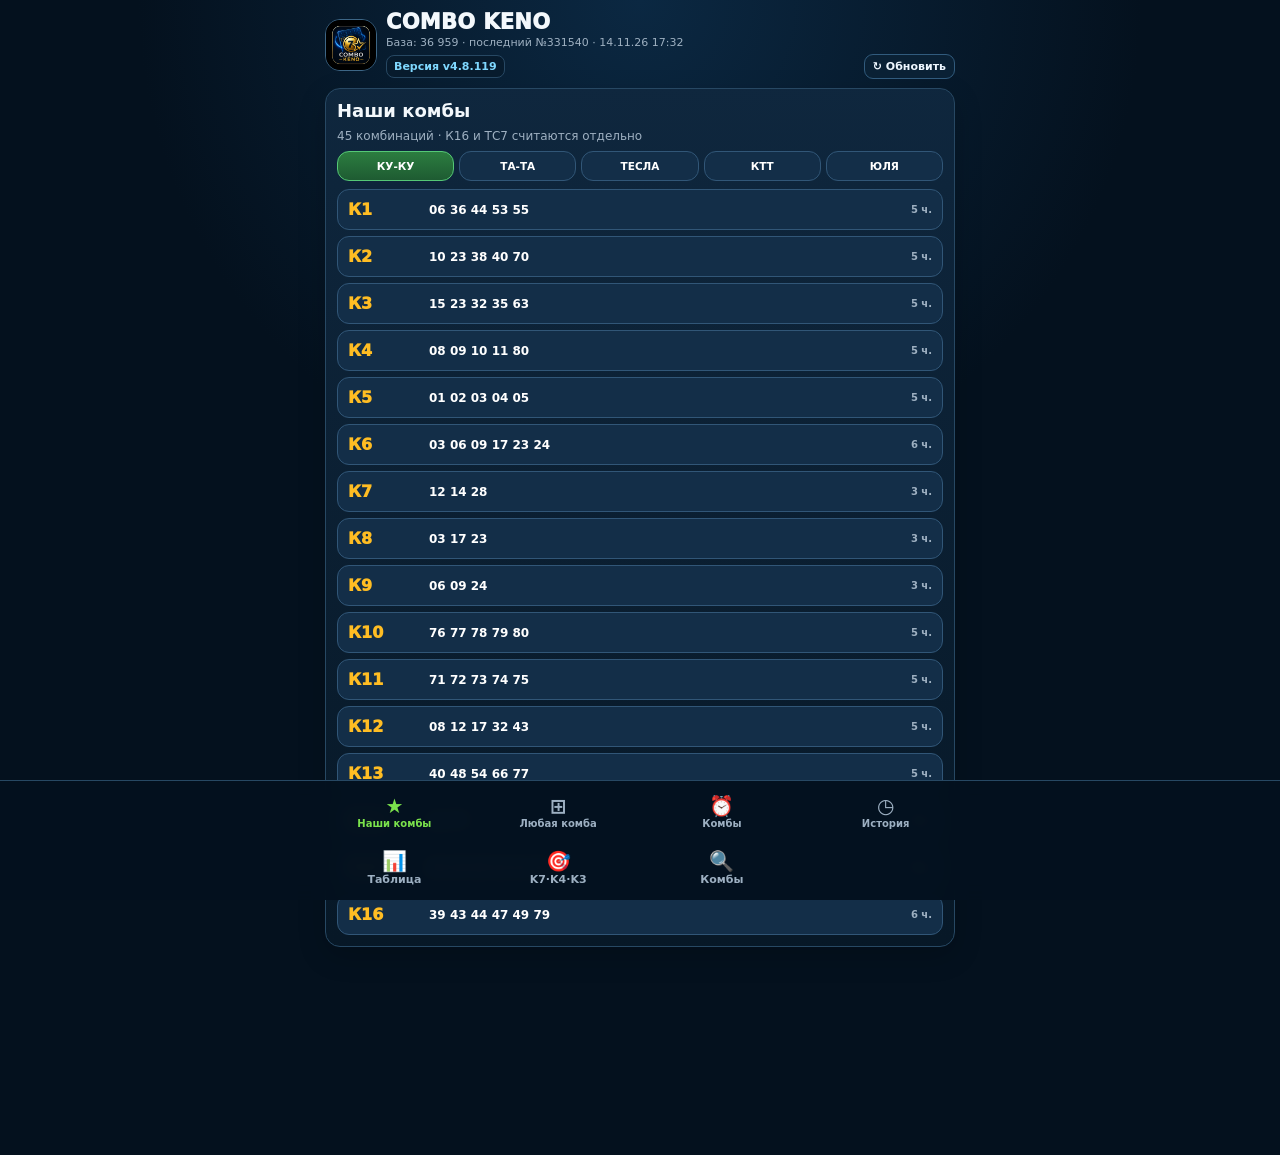
<file: index.html>
<!doctype html>
<html lang="ru">
<head>
<meta charset="utf-8">
<meta name="viewport" content="width=device-width,initial-scale=1,viewport-fit=cover">
<meta name="theme-color" content="#061321">
<meta name="app-build" content="8a2e43a7de3e">
<link rel="manifest" href="manifest.webmanifest?v=8a2e43a7de3e">
<link rel="icon" href="icon-192.png">
<title>COMBO KENO</title>
<style>
:root{--bg:#04111e;--p:#0c2135;--p2:#102a43;--line:#274863;--text:#f3f8fc;--muted:#9eb0c1;--green:#6fd33f;--green2:#2e8f2b;--gold:#ffbd23;--red:#ff453a;--blue:#35a9ff}
*{box-sizing:border-box}html{background:var(--bg)}body{margin:0;background:radial-gradient(circle at top,#0b2842 0,#04111e 38%);color:var(--text);font-family:system-ui,-apple-system,Segoe UI,Roboto,sans-serif;min-height:100vh}button,input,select{font:inherit}.app{max-width:650px;margin:auto;padding:10px 10px calc(165px + env(safe-area-inset-bottom))}.top{display:grid;grid-template-columns:52px 1fr;gap:9px;align-items:center}.logo{width:52px;height:52px;border-radius:15px;border:1px solid #3d6686}.title{font-weight:950;font-size:21px;letter-spacing:.3px}.dbline{font-size:11px;color:var(--muted);margin-top:2px;white-space:nowrap;overflow:hidden;text-overflow:ellipsis}.topmeta{display:flex;align-items:center;gap:7px;margin-top:5px}.version{font-size:11px;font-weight:900;color:#7fd8ff;background:#071b2d;border:1px solid #274863;border-radius:8px;padding:4px 7px;white-space:nowrap}.refresh{margin-left:auto;padding:5px 8px;border-radius:9px;font-size:11px;background:#0a2135;border-color:#315b7d;color:#eef7ff;white-space:nowrap}.refresh:disabled{opacity:.55}.card{background:linear-gradient(180deg,rgba(15,39,62,.98),rgba(7,24,39,.98));border:1px solid var(--line);border-radius:15px;padding:11px;margin:9px 0;box-shadow:0 9px 28px rgba(0,0,0,.18)}h2{font-size:18px;margin:0 0 8px}h3{font-size:14px;margin:9px 0 6px}.muted{font-size:12px;color:var(--muted)}.hidden{display:none!important}
button{border:1px solid #315677;border-radius:12px;background:#132e48;color:#fff;font-weight:850;padding:10px;cursor:pointer}.primary{background:linear-gradient(180deg,#58c62b,#319020);border-color:#66dd38}.ghost{background:#0a1c2d}.active{background:linear-gradient(180deg,#2c7d40,#1e5b32);border-color:#55c876}.big{width:100%;font-size:16px;padding:13px}.groups{display:grid;grid-template-columns:repeat(5,minmax(0,1fr));gap:5px;overflow:auto}.groups button{font-size:10.5px;padding:8px 3px;white-space:nowrap}.comboList{display:grid;gap:6px}.comboBtn{display:grid;grid-template-columns:75px 1fr auto;gap:6px;align-items:center;text-align:left}.comboBtn .cid{font-weight:950;color:var(--gold)}.comboBtn .nums{font-size:12px}.comboBtn .ncount{font-size:10px;color:var(--muted)}
.pickgrid{display:grid;grid-template-columns:repeat(10,1fr);gap:4px}.pick{aspect-ratio:1/1;border-radius:50%;padding:0;font-size:12px;background:#0b1d2d}.pick.on{background:linear-gradient(180deg,#6fd33f,#2f9626);border-color:#8ff75f}.selectedbar{display:flex;gap:5px;flex-wrap:wrap;min-height:31px;margin-top:7px}.sel{padding:5px 7px;border-radius:8px;background:#26752d;border:1px solid #67c93f;font-weight:900;font-size:12px}
.acc{padding:0;overflow:hidden}.accHead{display:grid;grid-template-columns:1fr auto;align-items:center;padding:12px;cursor:pointer}.accHead b{font-size:15px}.accBody{padding:0 10px 10px;border-top:1px solid #23425d}.modegrid{display:grid;grid-template-columns:repeat(3,1fr);gap:5px;margin-top:8px}.modegrid button{font-size:10.5px;padding:9px 4px}.fields{display:grid;grid-template-columns:1fr 1fr;gap:7px;margin-top:8px}.fields label{font-size:11px;color:var(--muted)}.fields input{width:100%;margin-top:4px;background:#061421;color:#fff;border:1px solid #2e526d;border-radius:9px;padding:8px}.wide{grid-column:1/-1}
.stats{display:grid;grid-template-columns:repeat(3,1fr);gap:5px}.stat{border:1px solid #294b66;background:#081827;border-radius:11px;padding:8px;text-align:center}.stat b{display:block;font-size:21px;color:var(--green)}.stat span{font-size:10px;color:var(--muted)}.stat.fire b{color:var(--gold)}.financeStats{display:grid;grid-template-columns:repeat(3,1fr);gap:5px;margin-top:5px}.financeStat{border:1px solid #294b66;background:#081827;border-radius:11px;padding:9px 6px;text-align:center;min-height:95px;display:flex;flex-direction:column;justify-content:center}.financeStat .flabel{font-size:9px;line-height:1.15;color:#b9c9d8;font-weight:900;text-transform:uppercase;letter-spacing:.25px}.financeStat b{display:block;font-size:18px;line-height:1.15;color:var(--green);margin-top:7px}.financeStat b.loss{color:var(--red)}.financeStat b.winCount{color:var(--gold)}.financeStat .fsub{font-size:9px;line-height:1.25;color:var(--muted);margin-top:5px}@media(max-width:380px){.financeStat{padding:8px 4px;min-height:92px}.financeStat .flabel{font-size:8px}.financeStat b{font-size:16px}.financeStat .fsub{font-size:8px}}
.resultTop{display:flex;gap:5px;flex-wrap:wrap}.resultTop .sel{font-size:14px}.anyTools{display:grid;grid-template-columns:1fr 1fr;gap:6px;margin-top:9px}.anyTools button{padding:10px 8px}.savedWrap{display:grid;gap:7px;margin-top:8px}.savedEmpty{font-size:12px;color:var(--muted);padding:8px;border:1px dashed #294b66;border-radius:10px}.savedItem{display:grid;grid-template-columns:1fr auto;gap:6px;align-items:center;padding:7px;border:1px solid #294b66;background:#081827;border-radius:11px}.savedMain{display:block;text-align:left;padding:9px 10px;background:#0a1c2d}.savedNums{font-size:13px;font-weight:900;line-height:1.35}.savedMeta{font-size:10px;color:var(--muted);margin-top:3px}.savedDel{padding:10px 10px;background:#281520;border-color:#6d3343;color:#ffd2d7}.historyTitle{font-weight:950;font-size:16px;margin:12px 0 7px}.historyTools{display:grid;grid-template-columns:1fr 1fr;gap:6px;margin:0 0 7px}.historyTools button{padding:8px 6px;border-radius:9px;font-size:11px;background:#0a1c2d;color:#c9d9e7}.historyTools button.active{background:linear-gradient(180deg,#2c7d40,#1e5b32);border-color:#55c876;color:#fff}.hist{border:1px solid var(--line);border-radius:13px;overflow:hidden}.hrow{display:grid;grid-template-columns:28% 16% 56%;align-items:stretch;border-top:1px solid #203c54;min-height:70px}.hrow:first-child{border-top:0}.hrow.head{min-height:auto;background:#102a43;color:#bcd0e0;font-size:10px;font-weight:800}.hcell{padding:7px 5px;border-left:1px solid #203c54;min-width:0}.hcell:first-child{border-left:0}.hdraw{font-size:12px;font-weight:900}.hsub{font-size:11px;color:var(--gold);font-weight:800;margin-top:2px}.hdate{font-size:10px;color:#b4c3d0;margin-top:4px}.hitbox{display:flex;align-items:center;justify-content:center;min-height:54px;flex-direction:column;gap:4px}.hits{display:flex;align-items:center;justify-content:center;font-size:20px;font-weight:950}.hits.z{color:var(--red)}.hits.o{color:var(--green)}.hits.h{color:var(--gold)}.hits.fire{color:var(--gold);line-height:1}.flame{font-size:19px;margin-right:3px}.prize{font-size:10px;line-height:1.05;border:1px solid #7b5a17;background:#132233;color:var(--gold);border-radius:7px;padding:4px 5px;text-align:center;font-weight:900;white-space:nowrap}.drawnums{display:grid;grid-template-columns:repeat(10,minmax(0,1fr));gap:2px;align-content:center;padding:6px 3px}.dn{text-align:center;font-size:10px;line-height:18px;border-radius:5px;font-variant-numeric:tabular-nums;cursor:pointer;user-select:none;touch-action:manipulation;transition:background .12s,box-shadow .12s,transform .08s}.dn:active{transform:scale(.92)}.dn.hit{background:linear-gradient(180deg,#4a9e26,#236d22);color:#fff;font-weight:950}.dn.mark{background:linear-gradient(180deg,#35a9ff,#126da8);color:#fff;font-weight:950;box-shadow:0 0 0 1px #80dcff inset,0 0 8px rgba(53,169,255,.45)}.dn.hit.mark{background:linear-gradient(180deg,#35a9ff,#126da8);box-shadow:0 0 0 2px #6fd33f inset,0 0 8px rgba(53,169,255,.55)}.markHelp{margin:7px 0 6px;padding:7px 8px;border:1px solid #274863;border-radius:9px;background:#081a2b;color:#a9bfd0;font-size:10.5px}.markBar{display:flex;align-items:center;gap:5px;flex-wrap:wrap;margin:0 0 7px}.markBar .markChip{padding:4px 6px;border-radius:7px;background:#126da8;border:1px solid #80dcff;color:#fff;font-weight:950;font-size:11px}.markClear{padding:4px 7px;border-radius:7px;background:#0a1c2d;color:#bcd0e0;font-size:10px}.more{width:100%;border:0;border-top:1px solid #294b66;border-radius:0;background:#0b2032;color:#bcd0e0}
.msg{font-size:12px;padding:8px;border:1px solid #294b66;border-radius:9px;color:#c7d7e6}.msg.err{border-color:#743c42;color:#ffb6b6}.footer{position:fixed;left:0;right:0;bottom:0;background:rgba(4,17,30,.97);border-top:1px solid #274863;padding:6px 7px calc(6px + env(safe-area-inset-bottom));backdrop-filter:blur(8px);z-index:20}.footin{display:grid;grid-template-columns:repeat(4,1fr);gap:5px}.nav{padding:7px 2px;background:transparent;border:0;color:#9db0c2;font-size:10px}.nav b{display:block;font-size:20px}.nav.on{color:#7be34c}.section{display:none}.section.on{display:block}.section.on::after{content:"";display:block;height:34px}
/* v4.8.60: header text may never widen the page; refresh notices use a fixed toast */
.top{grid-template-columns:52px minmax(0,1fr)}.top>div{min-width:0}.topmeta{min-width:0}
.comboToast{position:fixed;left:50%;bottom:calc(146px + env(safe-area-inset-bottom,0px));transform:translateX(-50%);z-index:10050;box-sizing:border-box;width:max-content;max-width:calc(100vw - 24px);padding:8px 12px;border-radius:10px;border:1px solid #315b7d;background:#0a2135;color:#eef7ff;font-size:12px;font-weight:800;line-height:1.35;white-space:normal;overflow-wrap:anywhere;text-align:center;box-shadow:0 6px 18px rgba(0,0,0,.45);pointer-events:none;opacity:0;transition:opacity .2s}.comboToast.show{opacity:1}.comboToast.warn{border-color:#b58a2c;background:#33270b;color:#fff1c9}.comboToast.err{border-color:#a3424f;background:#3a1219;color:#ffe2e6}
@media(max-width:380px){.app{padding-left:7px;padding-right:7px}.hrow{grid-template-columns:29% 17% 54%}.dn{font-size:9px}.hdraw{font-size:11px}.hsub{font-size:10px}.hdate{font-size:9px}.groups button{font-size:9.5px}.comboBtn{grid-template-columns:68px 1fr auto}.prize{font-size:9px;padding:3px 4px}}

.savedDrawer{position:fixed;left:50%;transform:translateX(-50%);bottom:122px;width:min(630px,calc(100% - 14px));max-height:58vh;overflow:auto;z-index:30;background:linear-gradient(180deg,#0e2941,#071725);border:1px solid #315b7d;border-radius:15px 15px 10px 10px;padding:10px;box-shadow:0 -12px 35px rgba(0,0,0,.45)}
.savedDrawerHead{display:grid;grid-template-columns:1fr auto;align-items:center;gap:8px;margin-bottom:5px}.savedDrawerHead b{font-size:18px}.savedDrawerHead button{padding:5px 10px;background:#0a1c2d}.tableDrawer{position:fixed;inset:0;left:0;top:0;right:0;bottom:0;transform:none;width:100%;touch-action:manipulation;height:100dvh;max-height:none;overflow-y:auto;overflow-x:hidden;z-index:9999;background:linear-gradient(180deg,#0e2941,#071725);border:0;border-radius:0;padding:10px 10px calc(22px + env(safe-area-inset-bottom));box-shadow:none}
.cm-panel{margin:8px 0 14px;padding:8px;border:1px solid #365b78;border-radius:12px;background:#091d30}.cm-toolbar{display:flex;gap:6px;flex-wrap:wrap;margin-bottom:8px;align-items:center}.cm-toolbar button,.cm-toolbar select{background:#173550;color:#fff;border:1px solid #426480;border-radius:8px;padding:7px;font-size:12px}.cm-toolbar button.active{background:#286d45;border-color:#78d995}.cm-toolbar button.cm-tie-btn{display:inline-flex;align-items:center;gap:5px;border-color:#6d5fd8;color:#c9c2ff}.cm-toolbar button.cm-tie-btn.active{background:#6d5fd8;border-color:#b9b0ff;color:#fff}.cm-tie-ico{display:inline-flex;align-items:center;justify-content:center;min-width:16px;height:16px;padding:0 2px;box-sizing:border-box;border-radius:4px;background:#6d5fd8;color:#fff;font-size:11px;font-weight:900;line-height:16px}.cm-toolbar button.cm-tie-btn.active .cm-tie-ico{background:#fff;color:#4a3fb0}#tableMatrixPanel .cm-table td.cm-tie{outline:2px dashed #9d92ff;outline-offset:-2px}#tableMatrixPanel .cm-table td.cm-tie .cm-tie-b{display:block;width:max-content;min-width:14px;height:13px;margin:1px auto 1px;padding:0 3px;box-sizing:border-box;border-radius:4px;background:#6d5fd8;color:#fff;font-size:9px!important;font-weight:900;line-height:13px;text-align:center;pointer-events:none}.cm-toolbar label{font-size:11px;color:#c1d4e4;display:flex;align-items:center;gap:4px}.cm-toolbar input[type=range]{width:76px}.cm-table .cm-history{background:#455b73;color:#f4f8fc;font-weight:700}.cm-table td.cm-history{background:#455b73!important;color:#f4f8fc!important;opacity:1!important}.cm-table td.cm-picked{background:#ffd03d!important;color:#192331!important;opacity:1!important}.cm-table .cm-parity{width:6%;font-size:10px}.cm-table .cm-date{width:19%;font-size:clamp(8px,2.15vw,11px);white-space:nowrap}.cm-table .cm-draw{width:17%!important}.cm-table .cm-num{width:7.5%!important}.cm-table .cm-trail{background:#75591f}.cm-table .cm-picked{background:#ffd03d!important;color:#192331!important}.cm-table{width:100%;border-collapse:collapse;table-layout:fixed;font-size:clamp(8px,2.45vw,12px);color:#e5f0f9}.cm-table td,.cm-table th{border:1px solid #34506b;text-align:center;padding:0;height:24px;overflow:hidden}.cm-table .cm-draw{width:17%;font-size:clamp(9px,2.7vw,12px)}.cm-table .cm-num{width:7.1%}.cm-table .cm-hit{background:#52687f;color:#fff;cursor:pointer;font-weight:800}.cm-table .cm-picked{background:#ffcb39;color:#101e2a}.cm-table .cm-trail{background:#795b21}.cm-table .cm-future{outline:2px dashed #ffa044;outline-offset:-2px}.cm-table .cm-muted{opacity:.5}.cm-table thead,.cm-table tfoot{background:#15405b}.cm-card{position:sticky;bottom:8px;background:#0b2034;border:2px solid #567d9f;border-radius:12px;padding:12px;margin-top:8px;font-size:13px;z-index:2}.cm-card button{float:right}.cm-note{font-size:11px;color:#b3c6d6;margin:6px 0}.tableFeatureControls{display:flex;align-items:center;flex-wrap:wrap;gap:7px;margin:5px 0 9px}.tableFeatureControls button{padding:6px 12px;border:1px solid #406783;background:#14324b;border-radius:10px;font-weight:800;color:#fff}.tableFeatureControls button.active{background:#2b7041;border-color:#69c781}.tableFeatureControls .muted{font-size:11px}.tableDrawerHead{display:grid;grid-template-columns:1fr auto auto auto auto auto;align-items:center;gap:5px;margin-bottom:6px}.tableDrawerHead b{font-size:18px;min-width:0}.tableDrawerHead button{padding:5px 9px;background:#0a1c2d;white-space:nowrap}.tableHeadToggle.active{background:linear-gradient(180deg,#2c7d40,#1e5b32);border-color:#55c876;color:#fff}.tableLockBtn{width:38px;min-width:38px;height:32px;padding:0!important;display:inline-flex;align-items:center;justify-content:center;font-size:16px!important;line-height:1;border-radius:10px}.tableLockBtn.active{background:linear-gradient(180deg,#2c7d40,#1e5b32);border-color:#55c876;box-shadow:0 0 0 1px rgba(126,236,151,.24) inset,0 0 10px rgba(61,187,96,.18)}.tcell.pinned{box-shadow:0 0 0 1px rgba(255,255,255,.62) inset}.recentDrawNum.pinned{outline:1px solid rgba(255,255,255,.46);outline-offset:0}.tableTopStats{display:flex;gap:12px;flex-wrap:wrap;font-size:12px;color:#cfdceb;margin-bottom:8px}.tableLegend{display:grid;grid-template-columns:repeat(5,1fr);gap:4px;margin:0 0 8px}.tableLegend .lg{padding:7px 4px;border-radius:8px;text-align:center;font-size:10px;font-weight:900;color:#fff;border-width:1px;border-style:solid;cursor:pointer;user-select:none;transition:transform .08s,box-shadow .12s,filter .12s}.tableLegend .lg:active{transform:scale(.96)}.tableLegend .lg.paintOn{box-shadow:0 0 0 3px #fff inset,0 0 0 2px rgba(255,255,255,.32);filter:brightness(1.16)}.tableGrid{display:grid;grid-template-columns:repeat(9,1fr);gap:4px;margin-top:6px}.tcell{padding:9px 0;border-radius:9px;background:#c6b983;color:#1c2230;border:1px solid #9e9568;font-weight:900;text-align:center;cursor:pointer;font-size:12px}.tcell.manual{background:linear-gradient(180deg,#6fd33f,#2f9626);border-color:#8ff75f;color:#fff}.tcell.c1,.tableLegend .c1,.recentDrawItem.on.c1{background:linear-gradient(180deg,#4caf50,#2e7d32);border-color:#7ce886;color:#fff}.tcell.c2,.tableLegend .c2,.recentDrawItem.on.c2{background:linear-gradient(180deg,#d8b733,#a68607);border-color:#f4d85e;color:#fff}.tcell.c3,.tableLegend .c3,.recentDrawItem.on.c3{background:linear-gradient(180deg,#cf5454,#972c2c);border-color:#ff9292;color:#fff}.tcell.c4,.tableLegend .c4,.recentDrawItem.on.c4{background:linear-gradient(180deg,#4fc3f7,#1976d2);border-color:#9be6ff;color:#fff}.tcell.c5,.tableLegend .c5,.recentDrawItem.on.c5{background:linear-gradient(180deg,#3f51b5,#24358f);border-color:#91a0ff;color:#fff}.tcell.overlap{background:linear-gradient(180deg,#8e44ad,#5e2b78);border-color:#d4a1ff;color:#fff;box-shadow:0 0 0 2px rgba(255,255,255,.15) inset}.tableActions{display:grid;grid-template-columns:1fr 1fr;gap:6px;margin-top:8px}.tableActions button{padding:9px 8px}.tableOverlap{margin-top:8px;padding:8px;border:1px solid #315b7d;border-radius:10px;background:#081827;font-size:11px;line-height:1.35;color:#d8e5ef}.tableOverlap b{color:#fff}.recentModes{display:grid;grid-template-columns:repeat(3,1fr);gap:6px;margin-top:10px}.recentDraws{display:grid;gap:6px;margin-top:8px}.recentDrawItem{padding:8px 9px;border:1px solid #294b66;background:#081827;border-radius:11px;cursor:pointer}.recentDrawTop{display:flex;justify-content:space-between;gap:8px;font-size:12px;font-weight:900}.recentDrawNums{font-size:11px;color:#d9e6f2;margin-top:4px;line-height:1.65}.recentDrawNum{display:inline-block;padding:1px 3px;border-radius:5px;margin:0 1px}.recentDrawNum.sourceOn{background:linear-gradient(180deg,#54c95a,#258a37);color:#fff;font-weight:950;box-shadow:0 0 0 1px #8df49b inset,0 0 7px rgba(75,220,100,.45)}
.recentDrawNum.tableEcho{color:#fff;font-weight:950}.recentDrawNum.tableEcho.manual{background:linear-gradient(180deg,#6fd33f,#2f9626);box-shadow:0 0 0 1px #8ff75f inset}.recentDrawNum.tableEcho.c1{background:linear-gradient(180deg,#4caf50,#2e7d32);box-shadow:0 0 0 1px #7ce886 inset}.recentDrawNum.tableEcho.c2{background:linear-gradient(180deg,#d8b733,#a68607);box-shadow:0 0 0 1px #f4d85e inset}.recentDrawNum.tableEcho.c3{background:linear-gradient(180deg,#cf5454,#972c2c);box-shadow:0 0 0 1px #ff9292 inset}.recentDrawNum.tableEcho.c4{background:linear-gradient(180deg,#4fc3f7,#1976d2);box-shadow:0 0 0 1px #9be6ff inset}.recentDrawNum.tableEcho.c5{background:linear-gradient(180deg,#3f51b5,#24358f);box-shadow:0 0 0 1px #91a0ff inset}.recentDrawNum.tableEcho.overlap{background:linear-gradient(180deg,#8e44ad,#5e2b78);box-shadow:0 0 0 1px #d4a1ff inset,0 0 0 2px rgba(255,255,255,.12)}
.recentDrawDetails{margin-top:7px;padding-top:7px;border-top:1px solid rgba(255,255,255,.16);font-size:11px;line-height:1.45;text-align:left}.recentDrawDetails .rdMain{display:flex;gap:9px;flex-wrap:wrap;font-weight:950}.recentDrawDetails .rdCols{margin-top:2px;color:#b8f4ca}.recentDrawDetails .rdNums{margin-top:2px;color:#ffe28a;font-weight:900}.footwrap{max-width:650px;margin:auto;display:grid;gap:5px}.footrow2{display:grid;grid-template-columns:repeat(4,1fr);gap:5px}.footrow2 .nav{padding:8px 2px;font-size:11px}.navSpacer{visibility:hidden}
.historyPickBox{border:1px solid #315b7d;background:#071a2b;border-radius:12px;padding:8px;margin:0 0 9px}.historyPickHead{display:flex;justify-content:space-between;align-items:center;gap:8px}.historyPickHead b{font-size:12px}.historyPickCount{font-size:11px;color:var(--muted)}.historyPickNums{display:flex;gap:5px;flex-wrap:wrap;min-height:31px;margin-top:6px}.historyPickActions{display:grid;grid-template-columns:1fr 1fr;gap:6px;margin-top:7px}.historyPickActions button{padding:7px;font-size:10px}
@media(max-width:430px){.tableDrawerHead{grid-template-columns:1fr auto auto auto auto;gap:3px}.tableDrawerHead button{padding:5px 7px;font-size:11px}.tableLockBtn{width:34px;min-width:34px;height:30px;padding:0!important;font-size:15px!important}.tableDrawerHead b{font-size:17px}}
.recentDrawNum.mirrorPair{background:#29090d!important;color:#ff3535!important;border-radius:5px;box-shadow:0 0 0 1px #ff3535 inset}.recentModes:has(#tableMirrorPairs){grid-template-columns:repeat(2,minmax(0,1fr))!important}.mirrorDrawRow{display:flex;flex-wrap:wrap;gap:7px;align-items:center;margin-top:8px;padding-top:8px;border-top:1px dashed #42627d}.mirrorLabel{font-size:15px}.mirrorNum{display:inline-block;background:#b70d16;color:white;border-radius:5px;padding:3px 6px;font-weight:800;font-size:14px}
/* Desktop-only Table layout. Mobile rules and all application logic remain unchanged. */
@media (min-width: 900px) and (pointer: fine) {
  .tableDrawer {padding:14px 22px 20px;overflow-x:hidden;overflow-y:auto;overscroll-behavior-y:contain;scrollbar-gutter:stable}
  .tableDrawerHead {max-width:1480px;margin:0 auto 10px}
  #tableDrawerBody {max-width:1480px;margin:0 auto;display:grid;grid-template-columns:minmax(380px,560px) minmax(420px,1fr);column-gap:24px;row-gap:7px;align-content:start}
  #tableDrawerBody > * {grid-column:1;min-width:0;margin-top:0}
  #tableDrawerBody > .tableGrid {grid-template-columns:repeat(9,minmax(0,1fr));gap:4px}
  #tableDrawerBody .tcell {height:clamp(29px,3.65vh,39px);padding:2px 0;font-size:clamp(12px,1vw,15px);border-radius:7px}
  #tableDrawerBody .tableLegend .lg {padding:5px 3px;font-size:11px}
  #tableDrawerBody .recentModes {gap:6px}
  #tableDrawerBody .recentModes button {padding:7px 8px;font-size:13px;min-height:34px}
  #tableDrawerBody .recentModes input {padding:7px 8px!important;font-size:14px}
  #tableDrawerBody .tableActions button {padding:7px 10px}
  #tableDrawerBody > .recentDraws {grid-column:2;grid-row:1 / span 10;align-self:start;display:grid;grid-template-columns:minmax(0,1fr);gap:12px;max-height:calc(100dvh - 85px);overflow-y:auto;overflow-x:hidden;padding:0 4px 10px 0}
  #tableDrawerBody .recentDrawItem {padding:14px 16px;align-self:start}
  #tableDrawerBody .recentDrawNums {font-size:16px;line-height:1.85;overflow-wrap:normal}
  #tableDrawerBody .recentDrawNum {padding:2px 5px}
  #tableDrawerBody .recentDrawDetails {font-size:14px}
}
@media (min-width: 900px) and (pointer: fine) and (max-width:1150px) {
  #tableDrawerBody {grid-template-columns:minmax(340px,440px) minmax(400px,1fr);column-gap:14px}
  #tableDrawerBody > .recentDraws {grid-template-columns:1fr}
}
.recentDrawTop{align-items:center;flex-wrap:wrap}.drawModeSwitch{display:inline-flex;gap:3px}.drawModeSwitch button{font-size:11px;padding:4px 8px;border-radius:7px;background:#17334c;border:1px solid #446781;color:#e9f2fa;cursor:pointer}.drawModeSwitch button.active{background:#277440;border-color:#6bdb89;color:white}.recentDrawNum.numberPicked{background:#21883e!important;color:#fff!important;box-shadow:0 0 0 1px #91f3a3 inset!important;font-weight:950}.recentDrawItem:has(.drawModeSwitch button[data-dmode="number"].active) .recentDrawNum:not([style*="visibility:hidden"]){cursor:pointer}.recentDrawItem:has(.drawModeSwitch button[data-dmode="number"].active) .recentDrawNum:not([style*="visibility:hidden"]):hover{outline:1px solid #80dd9b}
.recentDrawItem.on{background:linear-gradient(180deg,#24783d,#15572e)!important;border:2px solid #78e99a!important;color:#fff!important;box-shadow:0 0 0 1px #b3ffc8 inset}.recentDrawItem.on .recentDrawNums{color:#fff}.recentDrawNum.numberPicked{background:#18a34a!important;color:white!important;outline:2px solid #a7ffb8!important;outline-offset:1px;box-shadow:0 0 0 1px #effff0 inset!important}.drawModeSwitch button.active{background:#1d9b48!important;border-color:#b5ffbd!important;color:#fff!important}
.recentDrawItem .recentDrawNum.numberPicked{display:inline-block!important;background:#159447!important;background-image:none!important;color:#ffffff!important;border:2px solid #baffc5!important;border-radius:6px!important;padding:1px 4px!important;box-shadow:0 0 9px #20df69!important;font-weight:950!important}.recentDrawItem:has([data-dmode="number"].active) [data-dnum]{cursor:pointer;touch-action:manipulation;user-select:none;-webkit-user-select:none}
.cm-scroll{width:100%;overflow-x:auto;overscroll-behavior-x:contain}.cm-scroll .cm-table{min-width:570px}.cm-table td.cm-mark{background:#098449!important;color:#fff!important;font-weight:800}.cm-table .cm-date{width:23%!important;font-size:10px!important;white-space:nowrap}.cm-toolbar input[type=range]{width:110px;accent-color:#b76bff}.cm-table .cm-empty td:not(.cm-mark){color:#667a8e}.cm-table .cm-empty td[data-cm-col]{cursor:pointer}.cm-table td.cm-history{background:#455b73!important}.cm-table td.cm-picked{background:#ffd03d!important}/* Compact mobile matrix: all ten columns, parity and date fit the viewport. */
#tableMatrixPanel{width:100%;min-width:0;box-sizing:border-box}
#tableMatrixPanel .cm-panel{width:100%;min-width:0;box-sizing:border-box;padding:5px;margin:6px 0}
#tableMatrixPanel .cm-scroll{width:100%;overflow-x:hidden}
#tableMatrixPanel .cm-scroll .cm-table{width:100%;min-width:0;table-layout:fixed}
#tableMatrixPanel .cm-table .cm-draw{width:15%!important}
#tableMatrixPanel .cm-table .cm-num{width:6.6%!important}
#tableMatrixPanel .cm-table .cm-parity{width:4%!important}
#tableMatrixPanel .cm-table .cm-date{width:15%!important;white-space:nowrap;letter-spacing:-.35px;font-size:clamp(7px,1.85vw,10px)!important}
#tableMatrixPanel .cm-table td,#tableMatrixPanel .cm-table th{font-size:clamp(8px,2.35vw,12px);height:23px;white-space:nowrap}
#tableMatrixPanel .cm-table td.cm-date{font-size:clamp(7px,1.85vw,10px)!important}
#tableMatrixPanel .cm-table td.cm-trail{background:#263343}
#tableMatrixPanel .cm-table td.cm-trail[style]{background:var(--cm-heat,transparent)}
#tableMatrixPanel .cm-toolbar input[type=range]{width:clamp(80px,26vw,170px)}
@media(min-width:720px){#tableMatrixPanel .cm-panel{padding:12px}#tableMatrixPanel .cm-table td,#tableMatrixPanel .cm-table th{height:28px;font-size:13px}#tableMatrixPanel .cm-table .cm-date{font-size:12px!important}}
#tableMatrixPanel .cm-table td.cm-trail{background:var(--cm-heat,#795b21)!important;opacity:1!important}
#tableMatrixPanel .cm-table td.cm-picked{background:#ffd13c!important;color:#152333!important}
#tableMatrixPanel .cm-table td.cm-history{background:#455b73!important}

#tableMatrixPanel .cm-table tfoot .cm-column-head th{height:22px!important;background:#17465a!important;color:#fff!important;font-size:clamp(8px,2vw,11px)!important;font-weight:800!important}
#tableMatrixPanel .cm-table td.cm-trail{background:#75591f!important;opacity:1!important}
#tableMatrixPanel .cm-table td.cm-trail[style]{background:#75591f!important}

#tableMatrixPanel .cm-table tfoot .cm-column-head th,#tableMatrixPanel .cm-table tfoot .cm-column-head td{height:22px!important;background:#17465a!important;color:white!important;font-weight:800!important}
#tableMatrixPanel .cm-scroll{overflow-x:hidden!important;max-width:100%!important}
#tableMatrixPanel .cm-scroll .cm-table{min-width:0!important;width:100%!important;table-layout:fixed!important}
#tableMatrixPanel .cm-table .cm-draw{width:16%!important}
#tableMatrixPanel .cm-table .cm-num{width:6.5%!important}
#tableMatrixPanel .cm-table .cm-date{width:14%!important}
#tableMatrixPanel .cm-table td,#tableMatrixPanel .cm-table th{box-sizing:border-box!important;padding:0!important}


@media(max-width:600px){#tableMatrixPanel .cm-panel{padding:3px!important}#tableMatrixPanel .cm-table td,#tableMatrixPanel .cm-table th{height:23px;font-size:clamp(7px,2.1vw,11px)!important}#tableMatrixPanel .cm-table .cm-date{font-size:clamp(6px,1.55vw,9px)!important}}
#tableMatrixPanel .cm-table tfoot .cm-column-head th.cm-heat-label{box-shadow:inset 0 -3px 0 var(--cm-temp-color)}
#tableMatrixPanel .cm-table tfoot tr:last-child th,#tableMatrixPanel .cm-table tfoot tr:last-child td{background:#0f172a}
/* Desktop matrix only: retain mobile geometry and vertical drawer scrolling. */
@media (min-width:900px) and (pointer:fine) {
 #tableMatrixPanel{width:min(100%,740px)!important;max-width:740px!important;margin-left:0!important;margin-right:auto!important}
 #tableMatrixPanel .cm-panel{width:100%!important;max-width:100%!important}
 #tableMatrixPanel .cm-scroll{width:100%!important}
}
/* A toggle: display each draw's actual numbers within the existing ten-column grid. */
#tableMatrixPanel .cm-table td:has(.cm-cell-numbers){white-space:normal!important;overflow:hidden!important;vertical-align:middle!important}
#tableMatrixPanel .cm-cell-numbers{display:block;font-size:clamp(6px,.72vw,10px);line-height:1.05;overflow-wrap:anywhere;word-spacing:1px;font-weight:700}
@media(max-width:600px){#tableMatrixPanel .cm-cell-numbers{font-size:6px;letter-spacing:-.3px}}
#tableMatrixPanel .cm-table td.cm-draw-with-a{position:relative!important;overflow:visible!important}
#tableMatrixPanel .cm-inline-a{position:absolute;right:1px;top:1px;min-width:12px;height:12px;padding:0 1px;border:1px solid #647d93;border-radius:2px;background:#183449;color:#e2eaf0;font-size:9px;line-height:10px;cursor:pointer;z-index:2}
#tableMatrixPanel .cm-inline-v{position:absolute;left:1px;top:1px;min-width:12px;height:12px;padding:0 1px;border:1px solid #647d93;border-radius:2px;background:#183449;color:#e2eaf0;font-size:9px;line-height:10px;cursor:pointer;z-index:2}
#tableMatrixPanel .cm-inline-v.active{background:#a86a12;color:#fff;border-color:#ffc56b}
#tableMatrixPanel .cm-table td.cm-order{background:#1a3a2e;color:#fff;font-weight:800;text-align:center;padding:1px 3px;height:auto;line-height:1.25}
#tableMatrixPanel .cm-table td.cm-order span{display:block;white-space:normal;word-spacing:2px}
#tableMatrixPanel .cm-table td.cm-order b{font-weight:800;display:inline-block;padding:0 2px}
#tableMatrixPanel .cm-inline-a.active{background:#188a45;color:white;border-color:#8cf5aa}
/* ACT: standalone number picker, no resizing the existing matrix. */
#tableMatrixPanel .cm-act-panel{padding:8px;margin:7px 0;border:1px solid #365b78;border-radius:10px;background:#0b1f32}
#tableMatrixPanel .cm-act-head{display:flex;justify-content:space-between;align-items:center;gap:8px;margin-bottom:7px;font-size:12px;font-weight:800;color:#eef7ff}
#tableMatrixPanel .cm-act-count{font-size:11px;color:#9fc2d6}
#tableMatrixPanel .cm-act-grid{display:grid;grid-template-columns:repeat(10,minmax(0,1fr));gap:4px}
#tableMatrixPanel .cm-act-choice{min-width:0;height:32px;padding:0!important;border:1px solid #426480;border-radius:6px;background:#173550;color:#f3f8fc;font-size:clamp(10px,2.7vw,14px);font-weight:800;line-height:1;touch-action:manipulation}
#tableMatrixPanel .cm-act-choice.active{background:#198c4b;border-color:#a6ffc0;color:white;box-shadow:inset 0 0 0 1px #a6ffc0}
#tableMatrixPanel .cm-cell-numbers .cm-act-mark{display:inline-block;background:#148f4b!important;color:#fff!important;box-shadow:inset 0 0 0 1px #a6ffc0;border-radius:3px;padding:0 1px;font-weight:950}
#tableMatrixPanel .cm-table td.cm-act-cell{box-shadow:inset 0 0 0 2px #72e6a1!important}

/* Filtered view uses five original parity columns; regular matrix dimensions remain unchanged. */
#tableMatrixPanel .cm-table.cm-parity-only .cm-num{width:13%!important}
@media(max-width:600px){
 #tableDrawer{max-width:100vw;min-width:0}
 #tableDrawerBody{width:100%;max-width:100%;min-width:0;overflow-x:clip}
 #tableDrawerBody .tableGrid{width:100%;max-width:100%;min-width:0;grid-template-columns:repeat(9,minmax(0,1fr))}
 #tableDrawerBody .tcell{min-width:0}
 #tableMatrixPanel{min-width:0;max-width:100%;overflow-x:hidden}
 #tableMatrixPanel .cm-panel{min-width:0;max-width:100%}
}

.tableNextDraw{display:block!important;visibility:visible!important;position:relative;z-index:2;margin:10px 0 12px;padding:17px 12px;border:2px solid #4ade80;border-radius:15px;background:#0e1b2d;color:#f4f8ff;text-align:center;font-weight:950;font-size:clamp(21px,5vw,29px);line-height:1.25;min-height:94px;font-variant-numeric:tabular-nums}.tableNextDraw .nextDrawTime{display:block;color:#72df95;font-size:clamp(25px,6vw,34px);margin-top:2px}.tableNextDraw .nextDrawLabel{color:#e7f0fa}

/* Группы 0/1/2/3/4+: сколько чисел столба в тираже */
.cm-toolbar .cm-groups{display:inline-grid;grid-template-columns:repeat(3,26px);gap:3px;align-items:center}
.cm-toolbar .cm-groups button.cm-gb{width:26px;min-width:0;height:21px;padding:0;font-size:11px;font-weight:800;line-height:1;border-radius:6px;background:#173550;color:#fff;border:2px solid var(--gb,#426480)}
.cm-toolbar .cm-groups button.cm-gb-all{font-size:9px;letter-spacing:-.2px}
.cm-toolbar .cm-groups button.cm-gb0{--gb:#A78BFA}.cm-toolbar .cm-groups button.cm-gb1{--gb:#38BDF8}.cm-toolbar .cm-groups button.cm-gb2{--gb:#34D399}.cm-toolbar .cm-groups button.cm-gb3{--gb:#F472B6}.cm-toolbar .cm-groups button.cm-gb4{--gb:#EF4444}.cm-toolbar .cm-groups button.cm-gb-all{--gb:#9fb3c8}
.cm-toolbar .cm-groups button.cm-gb.active{background:var(--gb);border-color:var(--gb);color:#0b1420}
.cm-toolbar .cm-groups button.cm-gb4.active{color:#fff}
#tableMatrixPanel .cm-table tbody td.cm-grp{opacity:1!important}
#tableMatrixPanel .cm-table tbody td.cm-grp.cm-g0{background:#A78BFA!important;color:#170A33!important}
#tableMatrixPanel .cm-table tbody td.cm-grp.cm-g1{background:#38BDF8!important;color:#04131D!important}
#tableMatrixPanel .cm-table tbody td.cm-grp.cm-g2{background:#34D399!important;color:#052015!important}
#tableMatrixPanel .cm-table tbody td.cm-grp.cm-g3{background:#F472B6!important;color:#2A0618!important}
#tableMatrixPanel .cm-table tbody td.cm-grp.cm-g4{background:#EF4444!important;color:#fff!important}
#tableMatrixPanel .cm-table tbody td.cm-grp.cm-history{box-shadow:inset 0 0 0 2px #e8eef6!important}
#tableMatrixPanel .cm-table tbody td.cm-grp.cm-picked{box-shadow:inset 0 0 0 3px #ffd03d!important}
#tableMatrixPanel .cm-table tbody td.cm-grp.cm-act-cell{box-shadow:inset 0 0 0 2px #72e6a1!important}
#tableMatrixPanel .cm-table tbody td.cm-grp.cm-act-cell.cm-picked{box-shadow:inset 0 0 0 2px #72e6a1,inset 0 0 0 5px #ffd03d!important}
#tableMatrixPanel .cm-table tbody td.cm-grp .cm-cell-numbers,#tableMatrixPanel .cm-table tbody td.cm-grp .cm-cell-sum{color:inherit!important}
.cm-cand{outline:2px dashed #f2c230;outline-offset:-3px;color:#f2c230!important;font-weight:800;background:rgba(242,194,48,.12)!important}.cm-cand sup{display:block;font-size:8px;line-height:1;font-weight:800;letter-spacing:.02em;color:#ffd96a;white-space:nowrap}.cm-an{margin-top:10px;padding:10px;border:1px solid #365b78;border-radius:12px;background:#0d2236;display:flex;flex-direction:column;gap:8px}.cm-an-head{display:flex;justify-content:space-between;align-items:baseline;gap:8px;flex-wrap:wrap}.cm-an-head span{color:#94aac0;font-size:12px}.cm-an-legend{display:flex;flex-wrap:wrap;align-items:center;gap:6px;font-size:12px;color:#94aac0}.cm-tag{font-weight:800;font-size:11px;letter-spacing:.05em;padding:2px 6px;border-radius:6px;color:#0b1a2b}.cm-tag.t-trg{background:#e25c5c}.cm-tag.t-sh{background:#9d82ff}.cm-tag.t-el{background:#4fbf5a}.cm-tag.t-pov{background:#4fc3f7}.cm-an-row{display:grid;grid-template-columns:auto 1fr;gap:10px;align-items:start;padding:8px;border:1px solid #28465f;border-radius:10px}.cm-an-col{min-width:46px;text-align:center;background:#f2c230;color:#241b02;border-radius:9px;padding:4px 6px;font-size:22px;font-weight:800;line-height:1.1}.cm-an-col small{display:block;font-size:9px;letter-spacing:.06em;color:#5a4508}.cm-an-figs{display:flex;flex-direction:column;gap:5px;min-width:0;font-size:13px}.cm-an-shape{font-variant-numeric:tabular-nums;overflow-wrap:anywhere}.cm-an-shape b{color:#f2c230}.cm-an-figs i{color:#94aac0;font-size:11px}.cm-an-none{color:#94aac0;font-size:13px}#tableMatrixPanel .cm-table.cm-zebra .cm-num{width:13.2%!important}#tableMatrixPanel .cm-table.cm-zebra tr.cm-zb-o td[data-cm-col],#tableMatrixPanel .cm-table.cm-zebra tr.cm-zb-e td[data-cm-col]{height:21px}#tableMatrixPanel .cm-table.cm-zebra tr.cm-zb-o td[data-cm-col]{border-bottom:1px dashed #2a425a}#tableMatrixPanel .cm-table.cm-zebra tr.cm-zb-e td{border-bottom:2px solid #4a6a88}#tableMatrixPanel .cm-table.cm-zebra td.cm-draw,#tableMatrixPanel .cm-table.cm-zebra td.cm-parity,#tableMatrixPanel .cm-table.cm-zebra td.cm-date{border-bottom:2px solid #4a6a88}.cm-tag.t-step{background:#ffb04a}.cm-tag.t-mir{background:#f07ad0}.cm-arch-btn{align-self:flex-start;background:#173550;color:#fff;border:1px solid #426480;border-radius:8px;padding:7px 10px;font-size:12px;font-weight:700;cursor:pointer}.cm-arch-btn.active{background:#286d45;border-color:#69c781}.cm-arch-scroll{max-height:420px;overflow:auto;border:1px solid #28465f;border-radius:10px}.cm-arch{width:100%;border-collapse:collapse;font-size:12px;font-variant-numeric:tabular-nums}.cm-arch th{position:sticky;top:0;background:#15405b;color:#cfe0ee;font-weight:700;padding:6px;text-align:left}.cm-arch td{padding:5px 6px;border-top:1px solid #23405a;vertical-align:middle}.cm-arch-draw{white-space:nowrap;color:#cfe0ee}.cm-arch-draw small{display:block;color:#8aa2b8;font-size:10px}.cm-arch-offer{display:flex;flex-wrap:wrap;gap:4px}.cm-arch-chip{display:inline-flex;align-items:baseline;gap:1px;padding:2px 6px;border-radius:6px;background:#1d3a55;color:#e5f0f9;font-weight:800}.cm-arch-chip sup{font-size:8px;color:#ffd96a;margin-left:2px}.cm-arch-chip.on{background:#2fae5a;color:#fff}.cm-arch-chip.on sup{color:#eaffef}.cm-arch-out{white-space:nowrap;text-align:center;font-weight:800}.cm-arch-hit .cm-arch-out{color:#5fe08a}.cm-arch-miss .cm-arch-out{color:#ff7b7b}#tableMatrixPanel .cm-table.cm-conc .cm-num{width:7.33%!important}#tableMatrixPanel .cm-cc-badge{display:block;width:max-content;min-width:14px;height:14px;margin:2px auto 1px;padding:0 3px;box-sizing:border-box;border-radius:999px;background:#12c466;color:#fff;font-size:10px!important;font-weight:900;line-height:14px;text-align:center;box-shadow:0 0 0 1px #06331b}#tableMatrixPanel .cm-cc-num{color:#12c466;font-weight:900}#tableMatrixPanel td.cm-picked .cm-cc-num,#tableMatrixPanel td.cm-history .cm-cc-num{color:#0a7a3e;text-shadow:none}#tableMatrixPanel td.cm-history .cm-cc-num{color:#7dffb5}#tableMatrixPanel .cm-table.cm-zebra td[data-cm-col]{cursor:pointer}#tableMatrixPanel .cm-table td.cm-cellshow{box-shadow:inset 0 0 0 2px #ffd03d}#tableMatrixPanel .cm-table td.cm-cellshow .cm-cell-numbers{color:#ffe27a;font-weight:900;font-size:12px!important}#tableMatrixPanel .cm-table td.cm-cellshow.cm-picked .cm-cell-numbers{color:#192331}#tableMatrixPanel .cm-table th.cm-zb-head{cursor:pointer;text-decoration:underline dotted #8fb3d1;text-underline-offset:3px}#tableMatrixPanel .cm-table th.cm-zb-head:active{background:#2b7041}#tableMatrixPanel .cm-table.cm-conc .cm-link{width:8%}#tableMatrixPanel .cm-table.cm-conc .cm-num{width:6.5%!important}#tableMatrixPanel .cm-lk{display:inline-block;min-width:20px;padding:2px 4px;border-radius:6px;font-weight:900;font-size:11px;line-height:1.2}#tableMatrixPanel .cm-lk-k{background:#4fc3f7;color:#062033}#tableMatrixPanel .cm-lk-c{background:#12c466;color:#04230f}#tableMatrixPanel .cm-lk-kc{background:#ffd03d;color:#241b02}#tableMatrixPanel .cm-lk-miss{background:transparent;color:#ff7b7b}#tableMatrixPanel td.cm-lk-next{font-size:9px!important;line-height:1.25;color:#ffe27a!important;white-space:normal!important}#tableMatrixPanel td.cm-lk-next b{color:#7fd3ff}#tableMatrixPanel .cm-arch-chip sup{color:#ffd96a}#tableMatrixPanel .cm-an-figs b{color:#ffe27a}#tableMatrixPanel .cm-mir{color:#ff3535!important;background:#29090d;border-radius:4px;box-shadow:0 0 0 1px #ff3535 inset;padding:0 2px;font-weight:900}#tableMatrixPanel .cm-fort{color:#ff9f1a!important;background:#2b1700;border-radius:4px;box-shadow:0 0 0 1px #ff9f1a inset;padding:0 2px;font-weight:900}.cm-toolbar button.cm-fort-btn{display:inline-flex;align-items:center;gap:5px;border-color:#ff9f1a;color:#ffc46b}.cm-toolbar button.cm-fort-btn.active{background:#c96a00;border-color:#ffc46b;color:#fff}.cm-fort-ico{display:inline-grid;place-items:center;width:18px;height:18px;border-radius:5px;background:#ff9f1a;color:#2b1700;font-weight:900;font-size:11px}.cm-toolbar button.cm-fort-btn.active .cm-fort-ico{background:#fff;color:#c96a00}</style>
</head>
<body>
<div class="app">
<header class="top"><img class="logo" src="icon-192.png" alt=""><div><div class="title">COMBO KENO</div><div id="dbline" class="dbline">База загружается…</div><div class="topmeta"><span class="version">Версия v4.8.119</span><button id="refreshBtn" class="refresh" type="button">↻ Обновить</button></div></div></header>

<section id="our" class="section on">
 <div class="card"><h2>Наши комбы</h2><div class="muted">45 комбинаций · К16 и ТС7 считаются отдельно</div><div id="groups" class="groups" style="margin-top:8px"></div><div id="comboList" class="comboList" style="margin-top:8px"></div></div>
 <div id="ourChosen" class="card hidden"></div>
</section>

<section id="any" class="section">
 <div class="card"><h2>Любая комба</h2><div class="muted">Выберите от 1 до 10 чисел</div><div id="pickgrid" class="pickgrid" style="margin-top:9px"></div><div id="selectedbar" class="selectedbar"></div><div id="anyActionBar" class="anyTools"><button id="clearSelectedBtn" class="ghost" type="button">❌ Удалить</button><button id="saveSelectedBtn" type="button">✅ Запомнить</button></div></div>
 <div id="anyParams"></div>
 <button id="checkAny" class="primary big">ПРОВЕРИТЬ</button>
</section>

<section id="history" class="section">
 <div id="historyBox" class="card"><h2>История</h2><div class="msg">Сначала проверьте нашу или любую комбинацию.</div></div>
</section>

</div>

<div id="savedDrawer" class="savedDrawer hidden">
  <div class="savedDrawerHead"><b>Комбы ⏰</b><button id="closeSavedDrawer" type="button">▼</button></div>
  <div class="muted">Нажмите на комбу — проверка по выбранным тиражам. ❌ удаляет комбу.</div>
  <div id="savedCombosList" class="savedWrap"></div>
</div>
<div id="tableDrawer" class="tableDrawer hidden">
  <div class="tableDrawerHead"><b>📊 Таблица</b><button id="tableRefreshBtn" type="button" aria-label="Обновить все данные" title="Обновить тиражи и все данные">⟳</button><button id="tableLockBtn" class="tableHeadToggle tableLockBtn" type="button" aria-pressed="false" aria-label="Закрепить цветные числа" title="Закрепить цветные числа">🔒</button><button id="tableActiveBtn" class="tableHeadToggle" type="button" aria-pressed="false">Актив</button><button id="tableOrderBtn" class="tableHeadToggle" type="button" aria-pressed="false">Воз</button><button id="closeTableDrawer" type="button">▼</button></div>
  <div class="tableFeatureControls"><button id="tableMatrixBtn" type="button" aria-pressed="false" title="Открыть или закрыть матрицу столбов">МАТР</button><button id="tableTrgBtn" type="button" aria-pressed="false" title="Режим малых треугольников">🔺 TRG</button></div>
  <div id="tableNextDraw" class="tableNextDraw" aria-live="polite">Ожидание данных последнего тиража</div>
  <div id="tableDrawerBody"></div><div id="tableMatrixPanel" class="hidden"></div>
</div>
<nav class="footer"><div class="footwrap"><div class="footin">
<button class="nav on" data-sec="our"><b>★</b>Наши комбы</button>
<button class="nav" data-sec="any"><b>⊞</b>Любая комба</button>
<button id="savedDrawerBtn" class="nav" type="button"><b>⏰</b>Комбы</button>
<button class="nav" data-sec="history"><b>◷</b>История</button>
</div><div class="footrow2">
<button id="tableDrawerBtn" class="nav" type="button"><b>📊</b>Таблица</button>
<button id="intervalsBtn" class="nav" type="button" onclick="location.href='./k7-interval-builder.html?v=8a2e43a7de3e'"><b>🎯</b>K7·K4·K3</button>
<div class="navSpacer"></div><div class="navSpacer"></div>
</div></div></nav>

<script>
'use strict';

const $=id=>document.getElementById(id);const fmt=n=>String(n).padStart(2,'0');
let DRAWS=[],PRESETS={combos:[],groups:[]},PAYOUTS={combination:{}},group='КУ-КУ',selected=[],lastResult=null,showCount=20,historyMarks=new Set(),historyOrder='draw',historyTransitions=false,syncMeta=null,autoRefreshBusy=false,savedAnyCombos=[],tableManualSelected=[],tableManualColors={},tablePaintColor='',tableActiveDrawIds=[],tableRecentWindow=0,tableParityFilter="all",tableReverseDigits=false,tableMirrorPairs=false,tableHighlightActive=false,tableRecentOrder='draw',tableNumberMode=false,tableMarkedNumbers=new Set();
const AUTO_REFRESH_MS=10*1000;
const TICKET_PRICE=100;
const SAVED_ANY_KEY='comboKenoSavedAnyCombosV2';
window.getComboDraws=()=>DRAWS;
const filter={mode:'last',one:'',date:'',fromDate:'',toDate:'',count:50,fromDraw:'',toDraw:''};

function parseDMY(s){const m=String(s||'').match(/^(\d{2})\.(\d{2})\.(\d{2,4})$/);if(!m)return 0;let y=+m[3];if(y<100)y+=2000;return Date.UTC(y,+m[2]-1,+m[1]);}
function inputDateToUTC(s){if(!s)return 0;const [y,m,d]=s.split('-').map(Number);return Date.UTC(y,m-1,d)}
function drawColumn(d){const c=Number(d?.column);return Number.isInteger(c)&&c>=1&&c<=10?c:null;}
function prizeForHits(selectedCount,h){return Number(PAYOUTS?.combination?.[String(selectedCount)]?.[String(h)]||0)}
function money(v){return v.toLocaleString('ru-RU')+' ₽'}
function comboKey(nums){return [...nums].sort((a,b)=>a-b).join('-')}
function loadSavedAnyCombos(){try{const raw=JSON.parse(localStorage.getItem(SAVED_ANY_KEY)||'[]');savedAnyCombos=(Array.isArray(raw)?raw:[]).map(item=>{const nums=(Array.isArray(item?.nums)?item.nums:[]).map(Number).filter(n=>Number.isInteger(n)&&n>=1&&n<=80);return nums.length?{key:comboKey(nums),nums:[...new Set(nums)].sort((a,b)=>a-b),createdAt:Number(item?.createdAt)||Date.now()}:null;}).filter(Boolean);}catch(e){savedAnyCombos=[]}}
function persistSavedAnyCombos(){try{localStorage.setItem(SAVED_ANY_KEY,JSON.stringify(savedAnyCombos.map(item=>({nums:item.nums,createdAt:item.createdAt}))))}catch(e){}}
function renderSavedCombos(){const box=$('savedCombosList');if(!box)return;if(!savedAnyCombos.length){box.innerHTML='<div class="savedEmpty">Пока ничего не сохранено.</div>';return}box.innerHTML=savedAnyCombos.map(item=>`<div class="savedItem"><button type="button" class="savedMain" data-saved-run="${item.key}"><div class="savedNums">${item.nums.map(fmt).join(' ')}</div><div class="savedMeta">Нажать, чтобы проверить по выбранным тиражам</div></button><button type="button" class="savedDel" data-saved-del="${item.key}">❌</button></div>`).join('');box.querySelectorAll('[data-saved-run]').forEach(b=>b.onclick=()=>runSavedCombo(b.dataset.savedRun));box.querySelectorAll('[data-saved-del]').forEach(b=>b.onclick=()=>deleteSavedCombo(b.dataset.savedDel));}
function openSavedDrawer(){const d=$('savedDrawer');if(!d)return;renderSavedCombos();d.classList.remove('hidden');if($('savedDrawerBtn'))$('savedDrawerBtn').classList.add('on');}
function closeSavedDrawer(){const d=$('savedDrawer');if(!d)return;d.classList.add('hidden');if($('savedDrawerBtn'))$('savedDrawerBtn').classList.remove('on');}
function toggleSavedDrawer(){const d=$('savedDrawer');if(!d)return;if(d.classList.contains('hidden'))openSavedDrawer();else closeSavedDrawer();}
function clearCurrentSelection(){selected=[];renderPick()}
function saveCurrentSelection(){if(!selected.length){alert('Сначала выберите хотя бы одно число');return}const nums=[...selected].sort((a,b)=>a-b);const key=comboKey(nums);if(savedAnyCombos.some(item=>item.key===key)){alert('Эта комба уже сохранена');return}savedAnyCombos.unshift({key,nums,createdAt:Date.now()});persistSavedAnyCombos();renderSavedCombos();}
function deleteSavedCombo(key){savedAnyCombos=savedAnyCombos.filter(item=>item.key!==key);persistSavedAnyCombos();renderSavedCombos();}
function runSavedCombo(key){const item=savedAnyCombos.find(x=>x.key===key);if(!item)return;selected=[...item.nums];renderPick();runCheck(item.nums,`⏰ ${item.nums.map(fmt).join(' ')}`);}
function getDrawById(id){return DRAWS.find(d=>d.draw===Number(id))}
function comboColOf(n){return ((Number(n)-1)%10)+1}
function comboColumnCounts(draw){const out=Array(11).fill(0);(draw?.balls||[]).forEach(n=>out[comboColOf(n)]++);return out}
function comboGroupLabel(count){return count>=4?'4+':String(count)}
function comboDrawGroupDetails(draw){const idx=DRAWS.findIndex(x=>Number(x.draw)===Number(draw?.draw)),winner=drawColumn(draw),prev=idx>0?DRAWS[idx-1]:null;if(!prev||!winner)return{winner:winner||'—',group:'—',columns:[],numbers:[]};const counts=comboColumnCounts(prev),raw=counts[winner]||0,columns=[];for(let col=1;col<=10;col++){const v=counts[col]||0;if(raw>=4?v>=4:v===raw)columns.push(col)}const numbers=(prev.balls||[]).map(Number).filter(n=>comboColOf(n)===winner);return{winner,group:comboGroupLabel(raw),columns,numbers};}
function comboDrawDetailsHTML(draw){const x=comboDrawGroupDetails(draw);const counts=comboColumnCounts(draw);const groups=[[],[],[],[],[]];for(let col=1;col<=10;col++){const count=counts[col]||0;groups[Math.min(count,4)].push('ст'+col);}const currentGroups='<div class="rdCurrentGroups" style="margin-top:12px;padding-top:10px;border-top:1px solid #35536b"><b>Группы сейчас</b>'+groups.map((cols,i)=>'<div style="margin-top:5px"><span style="color:#9aafc1">ГР '+(i===4?'4+':i)+':</span> <span style="color:#80d99b;font-weight:700">'+(cols.length?cols.join(' · '):'—')+'</span></div>').join('')+'</div>';const even=(draw.balls||[]).filter(n=>Number(n)%2===0).length;const odd=(draw.balls||[]).length-even;const parity=even===odd?'ПОРОВНУ':even>odd?'ЧТ':'НЧТ';return '<div class="recentDrawDetails"><div style="font-size:14px;font-weight:950;color:#8ff0a3;margin-bottom:7px">'+parity+'</div><div class="rdMain"><span>Столб: '+x.winner+'</span><span>Группа: '+x.group+'</span></div><div>Вышел из группы: <span style="display:inline-block;background:#e00000;color:white;padding:2px 7px;border-radius:5px;font-weight:800">гр'+x.group+'</span></div><div class="rdCols">В этой группе были: '+(x.columns.length?x.columns.map(c=>'ст'+c).join(' · '):'—')+'</div><div class="rdNums">В предыдущем тираже в ст'+x.winner+' было: '+(x.numbers.length?x.numbers.map(n=>'<span'+(tableParityVisible(n)?'':' style="visibility:hidden"')+'>'+fmt(n)+'</span>').join(' · '):'—')+'</div>'+currentGroups+'</div>';}
function comboSourceHighlightSetForDraw(draw){const out=new Set();const drawId=Number(draw?.draw);for(const activeId of tableActiveDrawIds){const idx=DRAWS.findIndex(x=>Number(x.draw)===Number(activeId));if(idx<=0) continue;const current=DRAWS[idx];const prev=DRAWS[idx-1];if(Number(prev.draw)!==drawId) continue;const info=comboDrawGroupDetails(current);info.numbers.forEach(n=>out.add(Number(n)));}return out;}
const TABLE_DRAW_COLORS=['c1','c2','c3','c4','c5'];
function getTableEffectiveSelected(){const set=new Set(tableManualSelected);tableActiveDrawIds.forEach(id=>{const d=getDrawById(id);if(d)d.balls.forEach(n=>set.add(n))});return [...set].sort((a,b)=>a-b)}
function tableParityVisible(n){return tableParityFilter==="all"||(Number(n)%2===0)===(tableParityFilter==="even")}
function tableSum(nums){return nums.reduce((a,b)=>a+b,0)}
function getRecentVisibleDraws(){return tableRecentWindow?DRAWS.slice(-tableRecentWindow).reverse():[]}
function getTableNumberMap(recent){const map=new Map();for(const n of tableManualSelected) map.set(n,{manual:true,manualColor:tableManualColors[n]||'',colors:[]});recent.forEach((d,idx)=>{if(!tableActiveDrawIds.includes(d.draw)) return;const cls=TABLE_DRAW_COLORS[idx%TABLE_DRAW_COLORS.length];d.balls.forEach(n=>{if(!map.has(n)) map.set(n,{manual:false,colors:[]});map.get(n).colors.push(cls);});});return map;}
function tableClassForNumber(meta){if(!meta)return'';if(meta.manualColor)return meta.manualColor;if(meta.colors.length>1)return'overlap';if(meta.colors.length===1)return meta.colors[0];if(meta.manual)return'manual';return'';}
function tableReverseDisplay(n){const original=fmt(n);return tableReverseDigits?original.split('').reverse().join(''):original;}
// Форт: пары n и 81−n (1↔80, 23↔58) — оба числа выпали в одном тираже
function getFortPairNumbers(draw){
  const numbers=new Set((draw?.balls||[]).map(Number));
  const pairs=new Set();
  for(const n of numbers){const m=81-n;if(m!==n&&numbers.has(m))pairs.add(n);}
  return pairs;
}
function getTableMirrorPairNumbers(draw){
  const numbers=new Set((draw?.balls||[]).map(Number));
  const pairs=new Set();
  for(const n of numbers){
    const reverse=Number(fmt(n).split('').reverse().join(''));
    if(n!==reverse&&numbers.has(reverse))pairs.add(n);
  }
  return pairs;
}
function comboRecentNumbersHTML(draw,numberMap){const source=comboSourceHighlightSetForDraw(draw);const balls=tableRecentOrder==='asc'?[...(draw.balls||[])].sort((a,b)=>a-b):(draw.balls||[]);const mirrorNumbers=tableMirrorPairs?getTableMirrorPairNumbers(draw):new Set();return balls.map(n=>{const echo=tableHighlightActive?tableClassForNumber(numberMap.get(Number(n))):'';const shown=tableReverseDisplay(n);const mirror=mirrorNumbers.has(Number(n));const marked=tableMarkedNumbers.has(Number(n));const cls=['recentDrawNum',source.has(Number(n))?'sourceOn':'',echo?'tableEcho':'',echo,mirror?'mirrorPair':'',marked?'numberPicked':''].filter(Boolean).join(' ');return '<span class="'+cls+'" data-dnum="'+Number(n)+'"'+(tableParityVisible(n)?'':' style="visibility:hidden"')+'>'+shown+'</span>';}).join(' ');}
function getTableOverlapNumbers(recent){const numberMap=getTableNumberMap(recent);return [...numberMap.entries()].filter(([,meta])=>meta.colors.length>1).map(([n])=>Number(n)).sort((a,b)=>a-b);}
function getDrawColorClass(drawId,recent){const idx=recent.findIndex(d=>d.draw===drawId);return idx>=0?TABLE_DRAW_COLORS[idx%TABLE_DRAW_COLORS.length]:'';}
function syncTableHeadButtons(){if($('tableActiveBtn')){$('tableActiveBtn').classList.toggle('active',tableHighlightActive);$('tableActiveBtn').setAttribute('aria-pressed',tableHighlightActive?'true':'false');}if($('tableOrderBtn')){$('tableOrderBtn').classList.toggle('active',tableRecentOrder==='asc');$('tableOrderBtn').setAttribute('aria-pressed',tableRecentOrder==='asc'?'true':'false');}}
function toggleTableHighlight(){tableHighlightActive=!tableHighlightActive;renderTableDrawer()}
function toggleTableRecentOrder(){tableRecentOrder=tableRecentOrder==='asc'?'draw':'asc';renderTableDrawer()}
function toggleTablePaintColor(cls){if(!TABLE_DRAW_COLORS.includes(cls))return;tablePaintColor=tablePaintColor===cls?'':cls;renderTableDrawer();}
function toggleTableNumber(n){n=Number(n);if(!Number.isInteger(n)||n<1||n>80)return;if(tablePaintColor){if(tableManualSelected.includes(n) && tableManualColors[n]===tablePaintColor){tableManualSelected=tableManualSelected.filter(x=>x!==n);delete tableManualColors[n];}else{if(!tableManualSelected.includes(n)){tableManualSelected=[...tableManualSelected,n].sort((a,b)=>a-b);}tableManualColors[n]=tablePaintColor;}}else{if(tableManualSelected.includes(n)){tableManualSelected=tableManualSelected.filter(x=>x!==n);delete tableManualColors[n];}else{tableManualSelected=[...tableManualSelected,n].sort((a,b)=>a-b);tableManualColors[n]='';}}renderTableDrawer();}
function setTableParity(mode){tableParityFilter=tableParityFilter===mode?"all":mode;renderTableDrawer()}
function setTableCustomWindow(){const el=$("tableCustomWindow");if(!el)return;const n=Number(el.value);if(!Number.isSafeInteger(n)||n<1){el.setCustomValidity("Введите целое количество тиражей от 1");el.reportValidity();return;}el.setCustomValidity("");tableRecentWindow=Math.min(n,DRAWS.length);renderTableDrawer()}
function setTableWindow(n){tableRecentWindow=(tableRecentWindow===n?0:n);renderTableDrawer()}
function setTableDrawMode(id,mode){id=Number(id);if(mode==='draw'){tableNumberMode=false;toggleTableDraw(id);return;}tableNumberMode=true;tableActiveDrawIds=tableActiveDrawIds.filter(x=>x!==id);renderTableDrawer()}
function toggleTableDrawNumber(id,n){n=Number(n);if(!Number.isInteger(n)||n<1||n>80)return;if(tableMarkedNumbers.has(n))tableMarkedNumbers.delete(n);else tableMarkedNumbers.add(n);renderTableDrawer()}
function toggleTableDraw(id){id=Number(id);if(tableActiveDrawIds.includes(id)) tableActiveDrawIds=tableActiveDrawIds.filter(x=>x!==id);else tableActiveDrawIds=[...tableActiveDrawIds,id];renderTableDrawer();}
function clearTableAll(){tableManualSelected=[];tableManualColors={};tablePaintColor='';tableActiveDrawIds=[];tableMarkedNumbers.clear();renderTableDrawer()}
function openTableDrawer(){updateTableNextDraw();closeSavedDrawer();const d=$('tableDrawer');if(!d)return;renderTableDrawer();d.classList.remove('hidden');document.body.style.overflow='hidden';if($('tableDrawerBtn'))$('tableDrawerBtn').classList.add('on')}
function closeTableDrawer(){const d=$('tableDrawer');if(!d)return;d.classList.add('hidden');document.body.style.overflow='';if($('tableDrawerBtn'))$('tableDrawerBtn').classList.remove('on')}
function toggleTableDrawer(){const d=$('tableDrawer');if(!d)return;if(d.classList.contains('hidden'))openTableDrawer();else closeTableDrawer()}

const cmStateKey='combo-matrix-state-v1';
let cmSaved={};try{cmSaved=JSON.parse(sessionStorage.getItem(cmStateKey)||'{}')||{}}catch(e){}
let cmOpen=cmSaved.open===true,cmCount=50,cmReverse=false,cmTemperature=false,cmEmpty=0,cmReduce=0,cmSelected=null,cmTrg=false,cmAnalyze=false,cmAnArch=false,cmConcArch=false,cmZebra=cmSaved.zebra===true,cmSnake=cmSaved.snake===true&&cmSaved.zebra!==true,cmCellShow=new Set(),cmConc=cmSaved.conc===true,cmNumbers=cmSaved.numbers===true,cmSums=cmSaved.sums===true,cmParity=cmSaved.parity==='even'||cmSaved.parity==='odd'?cmSaved.parity:'all',cmActOpen=cmSaved.actOpen===true,cmTies=cmSaved.ties===true,cmFort=cmSaved.fort===true;
const cmIndividual=new Set((Array.isArray(cmSaved.individual)?cmSaved.individual:[]).map(Number).filter(n=>Number.isSafeInteger(n)&&n>0));
const cmOrder=new Set((Array.isArray(cmSaved.order)?cmSaved.order:[]).map(Number).filter(n=>Number.isSafeInteger(n)&&n>0));
const cmGroupOn=new Set((Array.isArray(cmSaved.groups)?cmSaved.groups:[]).map(Number).filter(n=>Number.isInteger(n)&&n>=0&&n<=4));
function cmGroupMark(html,count){const g=Math.min(Number(count)||0,4);return cmGroupOn.has(g)?html.replace('class="','class="cm-grp cm-g'+g+' '):html;}
const cmActSelected=new Set((Array.isArray(cmSaved.actNumbers)?cmSaved.actNumbers:[]).map(Number).filter(n=>Number.isInteger(n)&&n>=1&&n<=80));
function cmSaveState(){try{sessionStorage.setItem(cmStateKey,JSON.stringify({open:cmOpen,numbers:cmNumbers,individual:[...cmIndividual],order:[...cmOrder],sums:cmSums,parity:cmParity,actOpen:cmActOpen,actNumbers:[...cmActSelected],groups:[...cmGroupOn],zebra:cmZebra,snake:cmSnake,conc:cmConc,ties:cmTies,fort:cmFort}))}catch(e){}}
const cmFutureMarks=new Map();
function cmData(){return DRAWS.slice(-cmCount).filter(d=>drawColumn(d)).slice().sort((a,b)=>cmReverse?b.draw-a.draw:a.draw-b.draw);}
function cmVisibleCols(){return Array.from({length:10},(_,i)=>i+1).filter(n=>cmPaired()||cmParity==='all'||(n%2===0)===(cmParity==='even'));}
const CM_ZB_ODD=[1,3,5,7,9],CM_ZB_EVEN=[2,4,6,8,10],CM_SN_TOP=[4,7,3,1,6],CM_SN_BOT=[8,5,9,2,10];
function cmPairTop(){return cmSnake?CM_SN_TOP:CM_ZB_ODD}function cmPairBot(){return cmSnake?CM_SN_BOT:CM_ZB_EVEN}function cmPaired(){return cmZebra||cmSnake}
const CM_FIG_SHORT={ТРГ:'Т',ШАШ:'Ш',ЕЛЬ:'Е',ПОВ:'П',ШАГ:'Шг',ЗЕР:'З'};
function cmGroups(d){const counts=comboColumnCounts(d),out=[[],[],[],[],[]];for(let i=1;i<=10;i++)out[Math.min(counts[i],4)].push('ст'+i);return out;}
function cmTemperatureColors(values){
 const min=Math.min(...values),max=Math.max(...values),span=max-min;
 // Lucky Numbers scale: lowest frequency is blue, highest is red; blend through purple.
 return values.map(value=>{const red=span?Math.round(255*(value-min)/span):128;return 'rgb('+red+', 0, '+(255-red)+')';});
}
// Анализатор поля столбов: по последним столбам выдаёт возможные следующие столбы и фигуры.
function comboFieldAnalyze(cols) {
  const c = cols.map(Number).filter((x) => x >= 1 && x <= 10);
  const n = c.length, out = [];
  const add = (col, fig, shape, note) => out.push({col, fig, shape, note: note || ''});
  if (n >= 1) add(c[n - 1], 'ПОВ', [c[n - 1]]);
  if (n >= 2 && c[n - 2] !== c[n - 1]) add(c[n - 2], 'ТРГ', [c[n - 2], c[n - 1]]);
  // ШАШ: хвост чередуется между двумя столбами, длина ≥ 3
  if (n >= 3) {
    const A = c[n - 1], B = c[n - 2];
    let L = 0;
    if (A !== B) { L = 2; while (n - 1 - L >= 0 && c[n - 1 - L] === (L % 2 === 0 ? A : B)) L++; }
    if (L >= 3) add(B, 'ШАШ', c.slice(n - L));
  }
  const mono = (s) => s.length >= 3 && s.every((v, i) => i === 0 || (s[1] > s[0] ? v > s[i - 1] : v < s[i - 1]));
  // ЕЛЬ: лесенка вверх/вниз уже частично зеркально повторена — следующий столб продолжает спуск
  for (const twin of [0, 1]) {            // twin=1 — вершина повторилась (6, 6)
    for (let j = n - 2 - twin; j >= 1; j--) {
      if (twin && c[j] !== c[j + 1]) continue;
      const k = n - 1 - j - twin;          // сколько ступенек уже повторено после вершины
      if (k < 1 || j - k - 1 < 0) continue;
      let ok = true;
      for (let t = 1; t <= k; t++) if (c[j - t] !== c[j + twin + t]) { ok = false; break; }
      const ladder = c.slice(j - k - 1, j + 1);
      if (ok && mono(ladder)) add(c[j - k - 1], 'ЕЛЬ', c.slice(j - k - 1), 'спуск');
    }
  }
  // ЕЛЬ разворот: последние 3+ шли лесенкой — следующий начнёт спуск
  {
    let L = 2;
    while (n - L - 1 >= 0 && mono(c.slice(n - L - 1))) L++;
    if (L >= 3) add(c[n - 2], 'ЕЛЬ', c.slice(n - L), 'разворот');
  }
  // ШАГ: столбы идут с постоянным шагом по кругу 1–10 (после 10 снова 1)
  {
    const st = (x, y) => ((y - x) % 10 + 10) % 10;
    if (n >= 3) {
      const s0 = st(c[n - 2], c[n - 1]);
      let L = 2;
      while (n - L - 1 >= 0 && st(c[n - L - 1], c[n - L]) === s0) L++;
      if (s0 !== 0 && L >= 3) add(((c[n - 1] - 1 + s0) % 10) + 1, 'ШАГ', c.slice(n - L));
    }
  }
  // ЗЕР: зеркальная пара столба (1↔10, 2↔9, 3↔8, 4↔7, 5↔6)
  if (n >= 1) add(11 - c[n - 1], 'ЗЕР', [c[n - 1]]);
  const order = {ЕЛЬ: 0, ШАШ: 1, ШАГ: 2, ТРГ: 3, ЗЕР: 4, ПОВ: 5};
  const byCol = new Map();
  for (const r of out) {
    if (!byCol.has(r.col)) byCol.set(r.col, []);
    const list = byCol.get(r.col);
    if (!list.some((x) => x.fig === r.fig && x.shape.join() === r.shape.join())) list.push(r);
  }
  return [...byCol.entries()]
    .map(([col, figs]) => ({col, figs: figs.sort((a, b) => order[a.fig] - order[b.fig])}))
    .sort((a, b) => b.figs.length - a.figs.length || order[a.figs[0].fig] - order[b.figs[0].fig]);
}
function cmAnalysisArchive(limit){const out=[];const n=DRAWS.length;for(let i=n-1;i>=Math.max(1,n-limit);i--){const d=DRAWS[i],actual=drawColumn(d);if(!actual)continue;const cols=DRAWS.slice(Math.max(0,i-60),i).map(drawColumn).filter(Boolean);const list=comboFieldAnalyze(cols);out.push({draw:d.draw,time:String(d.date||'').slice(0,5)+' '+String(d.time||'').slice(0,5),actual,list,hit:list.some(r=>r.col===actual)});}return out;}
function cmAnalysis(){const cols=DRAWS.slice(-60).map(drawColumn).filter(Boolean);const list=comboFieldAnalyze(cols);const lastDraw=Math.max(0,...DRAWS.map(d=>Number(d.draw)||0));return {draw:lastDraw+1,list,byCol:new Map(list.map(r=>[r.col,r.figs]))};}
function cmAnalysisHTML(an){if(!an)return '<div class="cm-an-wrap"></div>';const cls={ТРГ:'t-trg',ШАШ:'t-sh',ЕЛЬ:'t-el',ПОВ:'t-pov',ШАГ:'t-step',ЗЕР:'t-mir'};const tag=f=>'<span class="cm-tag '+cls[f]+'">'+f+'</span>';const rows=an.list.length?an.list.map(r=>'<div class="cm-an-row"><span class="cm-an-col"><small>СТОЛБ</small>'+r.col+'</span><div class="cm-an-figs">'+r.figs.map(f=>'<div>'+tag(f.fig)+' <span class="cm-an-shape">'+f.shape.join(' → ')+' → <b>['+r.col+']</b></span>'+(f.note?' <i>'+f.note+'</i>':'')+'</div>').join('')+'</div></div>').join(''):'<div class="cm-an-none">Фигур не видно.</div>';return '<div class="cm-an-wrap"><div class="cm-an"><div class="cm-an-head"><b>Возможные столбы</b><span>на тираж №'+an.draw+'</span></div><div class="cm-an-legend">'+tag('ТРГ')+' A→B→A '+tag('ШАШ')+' A→B→A→B '+tag('ЕЛЬ')+' '+tag('ПОВ')+' '+tag('ШАГ')+' '+tag('ЗЕР')+'</div>'+rows+cmAnalysisArchiveHTML()+'</div></div>';}
function cmAnalysisArchiveHTML(){const btn='<button type="button" class="cm-arch-btn'+(cmAnArch?' active':'')+'" data-cm-action="anarch" aria-expanded="'+cmAnArch+'">📜 Архив анализа '+(cmAnArch?'▾':'▸')+'</button>';if(!cmAnArch)return btn;const rows=cmAnalysisArchive(cmCount).map(r=>'<tr class="'+(r.hit?'cm-arch-hit':'cm-arch-miss')+'"><td class="cm-arch-draw">'+r.draw+'<small>'+r.time+'</small></td><td class="cm-arch-offer">'+(r.list.length?r.list.map(c=>'<span class="cm-arch-chip'+(c.col===r.actual?' on':'')+'">'+c.col+'<sup>'+[...new Set(c.figs.map(f=>CM_FIG_SHORT[f.fig]))].join('·')+'</sup></span>').join(''):'—')+'</td><td class="cm-arch-out"><b>'+r.actual+'</b>'+(r.hit?' ✓':' ✗')+'</td></tr>').join('');return btn+'<div class="cm-arch-scroll"><table class="cm-arch"><thead><tr><th>Тираж</th><th>Предлагал</th><th>Вышел</th></tr></thead><tbody>'+rows+'</tbody></table></div>';}
function cmTieInfo(d,key,size,chosen){const c=Array(size+1).fill(0);(d?.balls||[]).forEach(v=>{const k=key(Number(v));if(k>=1&&k<=size)c[k]++});const m=Math.max(...c.slice(1));if(!(m>0))return null;const lead=[];for(let k=1;k<=size;k++)if(c[k]===m)lead.push(k);if(lead.length<2)return null;return {lead:new Set(lead),n:lead.length,max:m,main:lead.includes(chosen)?chosen:lead[0]}}
function cmTieMark(html,n,t){if(!t||!t.lead.has(n))return html;html=html.replace('class="','class="cm-tie ');if(n===t.main){const w=t.n<5?'клетки':'клеток',q=t.max%10>=2&&t.max%10<=4&&(t.max<12||t.max>14)?'числа':t.max===1?'числу':'чисел';html=html.replace(/^(<td[^>]*>)/,'$1<span class="cm-tie-b" title="Ничья: '+t.n+' '+w+' по '+t.max+' '+q+'">Н'+t.n+'</span>')}return html}
function cmDr(n){n=Number(n);return n>0?1+(n-1)%9:0}
function cmConcOf(d){const b=(d?.balls||[]).map(Number);if(!b.length)return null;const c=Array(10).fill(0);b.forEach(v=>c[cmDr(v)]++);const m=Math.max(...c),run=Array(10).fill(0);for(const v of b){const k=cmDr(v);run[k]++;if(c[k]===m&&run[k]===m)return k}return null}
function cmConcCellCols(d,k){return new Set((d?.balls||[]).map(Number).filter(v=>cmDr(v)===k).map(comboColOf))}
function cmConcLink(prev,d){if(!prev||!d)return null;const k=cmConcOf(prev),c=drawColumn(d);if(!k||!c)return null;const isK=c===k,isC=cmConcCellCols(prev,k).has(c);return isK&&isC?'КЧ':isK?'К':isC?'Ч':'✗'}
function cmConcLinkTd(t){const cls=t==='✗'?'cm-lk-miss':t==='К'?'cm-lk-k':t==='Ч'?'cm-lk-c':'cm-lk-kc';return '<td class="cm-link"><span class="cm-lk '+cls+'">'+t+'</span></td>'}
function cmConcOffer(prev){const k=cmConcOf(prev);if(!k)return null;const nums=(prev?.balls||[]).map(Number).filter(v=>cmDr(v)===k).sort((x,y)=>x-y);const by=new Map();const add=(c,t,n)=>{if(!by.has(c))by.set(c,{col:c,k:false,nums:[]});const o=by.get(c);if(t==='К')o.k=true;else o.nums.push(n)};add(k,'К');nums.forEach(n=>add(comboColOf(n),'Ч',n));const list=[...by.values()].sort((a,b)=>((b.k&&b.nums.length)-(a.k&&a.nums.length))||(b.k-a.k)||(a.col-b.col));return {k,nums,list}}
function cmConcTag(o){return o.k&&o.nums.length?'КЧ':o.k?'К':'Ч'}
function cmConcBlockHTML(){if(!cmConc)return '<div class="cm-cc-wrap"></div>';const L=DRAWS[DRAWS.length-1];const off=cmConcOffer(L);if(!off)return '<div class="cm-cc-wrap"></div>';const tag=t=>'<span class="cm-lk '+(t==='К'?'cm-lk-k':t==='Ч'?'cm-lk-c':t==='КЧ'?'cm-lk-kc':'cm-lk-miss')+'">'+t+'</span>';
const cards=off.list.map(o=>'<div class="cm-an-row"><span class="cm-an-col"><small>СТОЛБ</small>'+o.col+'</span><div class="cm-an-figs">'+(o.k?'<div>'+tag('К')+' концентрация <b>'+off.k+'</b> → столб '+o.col+'</div>':'')+(o.nums.length?'<div>'+tag('Ч')+' число <b>'+o.nums.join(', ')+'</b> в клетке концентрации '+off.k+'</div>':'')+'</div></div>').join('');
const btn='<button type="button" class="cm-arch-btn'+(cmConcArch?' active':'')+'" data-cm-action="ccarch" aria-expanded="'+cmConcArch+'">📜 Архив концентраций '+(cmConcArch?'▾':'▸')+'</button>';
let arch='';if(cmConcArch){const rows=[];for(let i=DRAWS.length-1;i>=Math.max(1,DRAWS.length-cmCount);i--){const d=DRAWS[i],o=cmConcOffer(DRAWS[i-1]),c=drawColumn(d);if(!o||!c)continue;const t=cmConcLink(DRAWS[i-1],d);rows.push('<tr class="'+(t==='✗'?'cm-arch-miss':'cm-arch-hit')+'"><td class="cm-arch-draw">'+d.draw+'<small>'+String(d.date||'').slice(0,5)+' '+String(d.time||'').slice(0,5)+'</small></td><td class="cm-arch-offer">'+o.list.map(x=>'<span class="cm-arch-chip'+(x.col===c?' on':'')+'">'+x.col+'<sup>'+cmConcTag(x)+'</sup></span>').join('')+'</td><td class="cm-arch-out"><b>'+c+'</b> '+tag(t)+'</td></tr>')}arch='<div class="cm-arch-scroll"><table class="cm-arch"><thead><tr><th>Тираж</th><th>Предлагал</th><th>Вышел</th></tr></thead><tbody>'+rows.join('')+'</tbody></table></div>'}
return '<div class="cm-cc-wrap"><div class="cm-an"><div class="cm-an-head"><b>Возможные столбы · КОНЦ</b><span>на тираж №'+(Number(L.draw)+1)+'</span></div><div class="cm-an-legend">'+tag('К')+' по номеру концентрации '+tag('Ч')+' по числам её клетки</div>'+cards+btn+arch+'</div></div>'}
function cmRender(updateTableOnly=false){
 const panel=$('tableMatrixPanel'),toggle=$('tableMatrixBtn'),trg=$('tableTrgBtn');if(!panel)return;
 panel.classList.toggle('hidden',!cmOpen);toggle?.classList.toggle('active',cmOpen);toggle?.setAttribute('aria-pressed',String(cmOpen));trg?.classList.toggle('active',cmTrg);trg?.setAttribute('aria-pressed',String(cmTrg));
 if(!cmOpen)return;
 const cmIdx=cmConc?new Map(DRAWS.map((x,i)=>[Number(x.draw),i])):null;
 const CONC=cmConc,ZB=cmPaired()&&!CONC,ZT=cmPairTop(),ZD=cmPairBot(),colOfDraw=CONC?cmConcOf:drawColumn,cellKey=CONC?cmDr:comboColOf;
 const an=cmTrg&&cmAnalyze?cmAnalysis():null;
 const all=cmData(),visibleCols=CONC?[1,2,3,4,5,6,7,8,9]:cmVisibleCols(),freq=Array(11).fill(0),latestByCol=Array(11).fill(-1);
 all.forEach((d,i)=>{const c=colOfDraw(d);if(c){freq[c]++;if(cmReverse){if(latestByCol[c]<0)latestByCol[c]=i}else latestByCol[c]=i}});
 const maxFreq=Math.max(1,...freq.slice(1)),rows=[];
 const heatColor=n=>'#75591f';
 const renderCell=(col,hit,last,trail,mark,draw)=>{const cls=mark?'cm-mark':hit?(last?'cm-hit cm-picked':'cm-hit cm-history'):trail?'cm-trail':'';const heat=trail?' style="--cm-heat:'+heatColor(col)+'"':'';return '<td data-cm-draw="'+draw+'" data-cm-col="'+col+'" class="'+cls+'"'+heat+'>'+(mark||hit?col:'')+'</td>';};
 all.forEach((d,idx)=>{
  const col=colOfDraw(d),even=(d.balls||[]).filter(n=>Number(n)%2===0).length,sign=even===10?'=':even>10?'II':'I';
  const dcol=CONC?drawColumn(d):null;const mir=tableMirrorPairs?getTableMirrorPairNumbers(d):null;const fort=cmFort?getFortPairNumbers(d):null;const cellFor0=n=>{const hit=n===col;const base=renderCell(n,hit,hit&&idx===latestByCol[n],!hit&&latestByCol[n]>=0&&(cmReverse?idx<latestByCol[n]:idx>latestByCol[n]),false,d.draw);const nums=(d.balls||[]).map(Number).filter(v=>cellKey(v)===n).sort((a,b)=>a-b);const picked=nums.filter(v=>cmActSelected.has(v));let cell=cmGroupMark(picked.length?base.replace('class="','class="cm-act-cell '):base,nums.length);if(ZB&&cmCellShow.has(Number(d.draw)+':'+n))cell=cell.replace('class="','class="cm-cellshow ');const one=ZB&&cmCellShow.has(Number(d.draw)+':'+n);const showAll=CONC||cmNumbers||one||(!ZB&&cmParity!=='all')||cmIndividual.has(Number(d.draw));if(!(cmSums||showAll||picked.length))return cell;const shown=cmSums?(nums.length?nums.reduce((total,v)=>total+v,0):''):(showAll?nums:picked).map(v=>{const t=tableReverseDigits?fmt(v).split('').reverse().join(''):String(v);let h=cmActSelected.has(v)?'<span class="cm-act-mark">'+t+'</span>':CONC&&dcol&&comboColOf(v)===dcol?'<span class="cm-cc-num">'+t+'</span>':t;if(mir&&mir.has(v))h='<span class="cm-mir">'+h+'</span>';if(fort&&fort.has(v))h='<span class="cm-fort">'+h+'</span>';return h}).join(' ');const badge=CONC&&hit&&dcol?'<span class="cm-cc-badge" title="Вышел столб '+dcol+'">'+dcol+'</span>':'';return cell.replace(/>[^<]*<\/td>$/, ' title="'+nums.join(', ')+'">'+badge+'<span class="'+(cmSums?'cm-cell-sum':'cm-cell-numbers')+'">'+shown+'</span></td>');};const tie=cmTies?cmTieInfo(d,cellKey,CONC?9:10,col):null;const cellFor=n=>cmTieMark(cellFor0(n),n,tie);
  
  const rs=ZB?' rowspan="2"':'';const drawTd='<td class="cm-draw cm-draw-with-a"'+rs+'><span>'+d.draw+'</span><button type="button" class="cm-inline-a'+(cmIndividual.has(Number(d.draw))?' active':'')+'" data-cm-action="row-numbers" data-cm-row="'+d.draw+'" aria-pressed="'+cmIndividual.has(Number(d.draw))+'" title="Показать числа только этого тиража">А</button><button type="button" class="cm-inline-v'+(cmOrder.has(Number(d.draw))?' active':'')+'" data-cm-action="row-order" data-cm-row="'+d.draw+'" aria-pressed="'+cmOrder.has(Number(d.draw))+'" title="Числа тиража в порядке выпадения">В</button></td>',tail='<td class="cm-parity"'+rs+'>'+sign+'</td>'+(CONC?(()=>{const i=cmIdx.get(Number(d.draw));const t=cmConcLink(i>0?DRAWS[i-1]:null,d);return t?cmConcLinkTd(t):'<td class="cm-link"></td>'})():'')+'<td class="cm-date"'+rs+'>'+String(d.date||'').slice(0,5)+' '+String(d.time||'').slice(0,5)+'</td>';const ord=cmOrder.has(Number(d.draw)),orderTd=w=>'<td colspan="'+w+'" data-cm-draw="'+d.draw+'" class="cm-order"><span>'+(d.balls||[]).map(Number).map(v=>{const t=tableReverseDigits?fmt(v).split('').reverse().join(''):String(v);return cmActSelected.has(v)?'<b class="cm-act-mark">'+t+'</b>':'<b>'+t+'</b>'}).join(' ')+'</span></td>';rows.push(ZB?'<tr class="cm-zb-o" data-zb="o">'+drawTd+(ord?orderTd(ZT.length):ZT.map(cellFor).join(''))+tail+'</tr><tr class="cm-zb-e" data-zb="e">'+(ord?'<td colspan="'+ZD.length+'" class="cm-order-e"></td>':ZD.map(cellFor).join(''))+'</tr>':'<tr>'+drawTd+(ord?orderTd(visibleCols.length):visibleCols.map(cellFor).join(''))+tail+'</tr>');
 });
 const lastDraw=Math.max(0,...DRAWS.map(d=>Number(d.draw)||0));
 for(let gap=1;gap<=cmEmpty;gap++){
  const draw=lastDraw+gap,marked=cmFutureMarks.get(draw)||new Set();
  const ecell=n=>{let html=renderCell(n,false,false,latestByCol[n]>=0,marked.has(n),draw);const cand=an&&!CONC&&draw===an.draw&&!marked.has(n)?an.byCol.get(n):null;if(cand)html=html.replace('class="','class="cm-cand ').replace(/><\/td>$/,'>'+n+'<sup>'+[...new Set(cand.map(f=>CM_FIG_SHORT[f.fig]))].join('·')+'</sup></td>');return html;};
  const row=ZB?'<tr class="cm-empty cm-zb-o" data-zb="o"><td class="cm-draw" rowspan="2">'+draw+'</td>'+ZT.map(ecell).join('')+'<td class="cm-parity" rowspan="2"></td><td class="cm-date" rowspan="2">—</td></tr><tr class="cm-empty cm-zb-e" data-zb="e">'+ZD.map(ecell).join('')+'</tr>':'<tr class="cm-empty"><td class="cm-draw">'+draw+'</td>'+visibleCols.map(ecell).join('')+'<td class="cm-parity"></td>'+(CONC?(gap===1?(()=>{const L=DRAWS[DRAWS.length-1],k=cmConcOf(L),cs=[...cmConcCellCols(L,k)].sort((x,y)=>x-y);return '<td class="cm-link cm-lk-next" title="К — столб '+k+'; Ч — столбы '+cs.join(', ')+'"><b>К'+k+'</b><br>Ч '+cs.join(' ')+'</td>'})():'<td class="cm-link"></td>'):'')+'<td class="cm-date">—</td></tr>';
  if(cmReverse)rows.unshift(row);else rows.push(row);
 }
 const cmFq=n=>Math.max(0,freq[n]-cmReduce);const counts=ZB?ZT.map((n,i)=>'<td>'+cmFq(n)+' / '+cmFq(ZD[i])+'</td>').join(''):visibleCols.map(n=>'<td>'+cmFq(n)+'</td>').join('');
 const temperatureColors=cmTemperatureColors(freq.slice(1).map(value=>Math.max(0,value-cmReduce)));
 const footerHeads=ZB?ZT.map((n,i)=>'<th class="cm-num">'+n+'·'+ZD[i]+'</th>').join(''):visibleCols.map(n=>'<th class="cm-num'+(cmTemperature?' cm-heat-label':'')+'" style="--cm-temp-color:'+temperatureColors[n-1]+'">'+n+'</th>').join('');
 const heads=ZB?ZT.map((n,i)=>'<th class="cm-num cm-zb-head" data-cm-zbclear="'+n+'" data-cm-zbclear2="'+ZD[i]+'" title="Стереть открытые клетки в '+n+'·'+ZD[i]+'">'+n+'·'+ZD[i]+'</th>').join(''):visibleCols.map(n=>'<th class="cm-num">'+n+'</th>').join('');
 const lkF=CONC?'<td class="cm-link"></td>':'';const footer='<tr class="cm-column-head"><th>Тираж</th>'+footerHeads+'<td>⚖</td>'+lkF+'<td>Дата</td></tr><tr><th>Частота</th>'+counts+'<td>⚖</td>'+lkF+'<td>Частота</td></tr>';
 // Keep both native range inputs mounted during dragging (including touch capture).
 const table=panel.querySelector('.cm-table');
 const sumButton=panel.querySelector('[data-cm-action="sums"]');
 if(sumButton){sumButton.classList.toggle('active',cmSums);sumButton.setAttribute('aria-pressed',String(cmSums));}
 const actButton=panel.querySelector('[data-cm-action="act"]');
 if(actButton){actButton.classList.toggle('active',cmActOpen);actButton.setAttribute('aria-pressed',String(cmActOpen));}
 panel.querySelectorAll('[data-cm-act-num]').forEach(button=>{const selected=cmActSelected.has(Number(button.dataset.cmActNum));button.classList.toggle('active',selected);button.setAttribute('aria-pressed',String(selected));});
 panel.querySelectorAll('[data-cm-grp]').forEach(button=>{const on=cmGroupOn.has(Number(button.dataset.cmGrp));button.classList.toggle('active',on);button.setAttribute('aria-pressed',String(on));});
 const allGroups=panel.querySelector('[data-cm-action="grp-all"]');
 if(allGroups){const on=cmGroupOn.size===5;allGroups.classList.toggle('active',on);allGroups.setAttribute('aria-pressed',String(on));}
 const actCounter=panel.querySelector('[data-cm-act-count]');
 if(actCounter)actCounter.textContent='Выбрано: '+cmActSelected.size;
 if(updateTableOnly&&table){
  // Retain row buttons, toolbar, range capture and scroll containers on data updates.
  const body=table.tBodies[0],next=document.createElement('tbody');next.innerHTML=rows.join('');
  const key=row=>(row.dataset.zb||'')+(row.querySelector('[data-cm-draw]')?.dataset.cmDraw||'');
  const old=new Map([...body.rows].map(row=>[key(row),row]));
  let cursor=body.firstElementChild;
  for(const fresh of [...next.rows]){
   const id=key(fresh),row=old.get(id)||fresh;old.delete(id);
   if(row!==fresh){row.className=fresh.className;[...fresh.cells].forEach((cell,i)=>{if(row.cells[i].outerHTML!==cell.outerHTML)row.cells[i].replaceWith(cell)});}
   if(row!==cursor)body.insertBefore(row,cursor);cursor=row.nextElementSibling;
  }
  for(const row of old.values())row.remove();
  if(table.tFoot.innerHTML!==footer)table.tFoot.innerHTML=footer;
  const anBox=panel.querySelector('.cm-an-wrap'),anHtml=cmAnalysisHTML(an);if(anBox&&anBox.outerHTML!==anHtml)anBox.outerHTML=anHtml;const ccBox=panel.querySelector('.cm-cc-wrap'),ccHtml=cmConcBlockHTML();if(ccBox&&ccBox.outerHTML!==ccHtml)ccBox.outerHTML=ccHtml;return;
 }
 const card=cmSelected?(()=>{const d=DRAWS.find(x=>x.draw===cmSelected.draw);if(!d)return '';const g=cmGroups(d),previous=DRAWS[DRAWS.findIndex(z=>z.draw===d.draw)-1],previousCounts=comboColumnCounts(previous),selectedCount=previousCounts[cmSelected.col]||0,selectedGroup=comboGroupLabel(selectedCount),groupCols=Array.from({length:10},(_,i)=>i+1).filter(i=>selectedCount>=4?previousCounts[i]>=4:previousCounts[i]===selectedCount),selectedNumbers=(previous?.balls||[]).filter(n=>comboColOf(n)===cmSelected.col);return '<div class="cm-card"><button type="button" data-cm-close="1">✕</button><b>ст'+cmSelected.col+'</b><p>Тираж: №'+d.draw+'</p><p>Дата: '+(d.date||'—')+' · Время: '+(d.time||'—')+'</p><p>Вышел из группы: '+selectedGroup+'</p><p>В этой группе были: '+(groupCols.map(v=>'ст'+v).join(' · ')||'—')+'</p><p>Числа выбранного столба в предыдущем тираже: '+(selectedNumbers.join(' · ')||'—')+'</p><b>Группы сейчас</b>'+g.map((a,i)=>'<div>ГР '+(i===4?'4+':i)+': '+(a.join(' · ')||'—')+'</div>').join('')+'</div>'})():'';
 panel.innerHTML='<section class="cm-panel"><div class="cm-toolbar"><b>Матрица столбов</b><button type="button" data-cm-action="numbers" aria-pressed="'+cmNumbers+'" class="'+(cmNumbers?'active':'')+'" title="Показать числа тиражей">А</button><select id="cmCount">'+[20,50,100,200,500].map(n=>'<option value="'+n+'" '+(cmCount===n?'selected':'')+'>'+n+'</option>').join('')+'</select><button data-cm-action="close">✕</button><button type="button" data-cm-action="sums" aria-pressed="'+cmSums+'" class="'+(cmSums?'active':'')+'" title="Сумма чисел в каждой ячейке">СУМ</button><button data-cm-action="refresh">⟳ Обновить</button><button data-cm-action="reverse">↑↓ Перевернуть</button><button type="button" data-cm-action="even" aria-pressed="'+(cmParity==='even')+'" class="'+(cmParity==='even'?'active':'')+'" title="Оставить только столбцы 2, 4, 6, 8, 10 с чётными числами">ЧЁТ</button><button type="button" data-cm-action="odd" aria-pressed="'+(cmParity==='odd')+'" class="'+(cmParity==='odd'?'active':'')+'" title="Оставить только столбцы 1, 3, 5, 7, 9 с нечётными числами">НЕЧЁТ</button><button data-cm-action="temp" class="'+(cmTemperature?'active':'')+'">🌡 Температура</button><button data-cm-action="trg" class="'+(cmTrg?'active':'')+'">🔺 TRG</button>'+(cmTrg?'<button type="button" data-cm-action="analyze" aria-pressed="'+cmAnalyze+'" class="'+(cmAnalyze?'active':'')+'" title="Найти возможные столбы по фигурам">🔍 Анализ</button>':'')+'<button type="button" data-cm-action="act" aria-pressed="'+cmActOpen+'" class="'+(cmActOpen?'active':'')+'" title="Открыть или свернуть выбор чисел 1–80">АКТ</button><span class="cm-groups" role="group" aria-label="Группы 0–4+">'+[0,1,2,3,4].map(g=>'<button type="button" data-cm-action="grp" data-cm-grp="'+g+'" class="cm-gb cm-gb'+g+(cmGroupOn.has(g)?' active':'')+'" aria-pressed="'+cmGroupOn.has(g)+'" title="Группа '+(g===4?'4+':g)+': ячейки, где у столба '+(g===4?'4 и больше чисел':g===1?'1 число':g===0?'нет чисел':g+' числа')+'">'+(g===4?'4+':g)+'</button>').join('')+'<button type="button" data-cm-action="grp-all" class="cm-gb cm-gb-all'+(cmGroupOn.size===5?' active':'')+'" aria-pressed="'+(cmGroupOn.size===5)+'" title="Включить или выключить все группы">ВСЕ</button></span><button type="button" data-cm-action="zebra" aria-pressed="'+cmZebra+'" class="'+(cmZebra?'active':'')+'" title="Совместить столбы парами 1-2, 3-4 … 9-10: нечётный сверху, чётный снизу">🦓 Зебра</button><button type="button" data-cm-action="conc" aria-pressed="'+cmConc+'" class="'+(cmConc?'active':'')+'" title="Матрица по концентрациям 1–9: в клетках числа с этим цифровым корнем">🔢 КОНЦ</button><button type="button" data-cm-action="snake" aria-pressed="'+cmSnake+'" class="'+(cmSnake?'active':'')+'" title="Пары столбов 4·8, 7·5, 3·9, 1·2, 6·10: первый сверху, второй снизу">🐍 Змейка</button><button type="button" data-cm-action="rev" aria-pressed="'+tableReverseDigits+'" class="'+(tableReverseDigits?'active':'')+'" title="Перевернуть цифры чисел в матрице (47 → 74)">🔁</button><button type="button" data-cm-action="mir" aria-pressed="'+tableMirrorPairs+'" class="'+(tableMirrorPairs?'active':'')+'" title="Подсветить зеркальные пары в тираже (47 и 74)">🪞</button><button type="button" data-cm-action="ties" aria-pressed="'+cmTies+'" class="cm-tie-btn'+(cmTies?' active':'')+'" title="Ничья: отметить клетки, где поровну больше всего чисел тиража"><span class="cm-tie-ico">Н</span>Ничья</button><button type="button" data-cm-action="fort" aria-pressed="'+cmFort+'" class="cm-fort-btn'+(cmFort?' active':'')+'" title="Форт: подсветить в тираже пары n и 81−n (1↔80, 23↔58), если выпали оба числа"><span class="cm-fort-ico">Ф</span>Форт</button></div><div class="cm-toolbar"><label>Пустые строки <input id="cmEmpty" type="range" min="0" max="10" value="'+cmEmpty+'"><output>'+cmEmpty+'</output></label><label>Сократить частоту <input id="cmReduce" type="range" min="0" max="20" value="'+cmReduce+'"><output>'+cmReduce+'</output></label></div>'+(cmActOpen?'<div class="cm-act-panel"><div class="cm-act-head"><span>АКТИВНЫЕ ЧИСЛА · 1–80</span><span class="cm-act-count" data-cm-act-count>Выбрано: '+cmActSelected.size+'</span></div><div class="cm-act-grid">'+Array.from({length:80},(_,i)=>i+1).map(n=>'<button type="button" class="cm-act-choice'+(cmActSelected.has(n)?' active':'')+'" data-cm-act-num="'+n+'" aria-pressed="'+cmActSelected.has(n)+'">'+n+'</button>').join('')+'</div></div>':'')+'<div class="cm-note">Новые тиражи внизу · серый — история · жёлтый — последний столб · зелёный — отметка'+(cmTies?' · <span class="cm-tie-ico">Н</span> — ничья, пунктир — другие лидеры':'')+(cmFort?' · <span class="cm-fort">оранжевый</span> — Форт: пара n и 81−n в тираже':'')+'</div><div class="cm-scroll"><table class="cm-table'+(CONC?' cm-conc':ZB?' cm-zebra':cmParity!=='all'?' cm-parity-only':'')+'"><thead><tr><th class="cm-draw">Тираж</th>'+heads+'<th>⚖</th>'+(cmConc?'<th class="cm-link" title="Связь со столбом: К — по номеру концентрации прошлого тиража, Ч — по числу в её клетке, ✗ — промах">Св</th>':'')+'<th class="cm-date">Дата / время</th></tr></thead><tbody>'+rows.join('')+'</tbody><tfoot>'+footer+'</tfoot></table></div>'+cmAnalysisHTML(an)+cmConcBlockHTML()+card+'</section>';
}
document.addEventListener('click',e=>{const b=e.target.closest('button');if(b?.id==='tableMatrixBtn'){cmOpen=!cmOpen;cmSaveState();cmRender();return}if(b?.id==='tableTrgBtn'){cmTrg=!cmTrg;cmOpen=true;cmSaveState();cmRender();return}if(!cmOpen)return;if(b?.dataset.cmActNum){const n=Number(b.dataset.cmActNum);if(Number.isInteger(n)&&n>=1&&n<=80){if(cmActSelected.has(n))cmActSelected.delete(n);else cmActSelected.add(n);cmSaveState();cmRender(true);}return;}const action=b?.dataset.cmAction;if(action==='rev'||action==='mir'){if(action==='rev')tableReverseDigits=!tableReverseDigits;else tableMirrorPairs=!tableMirrorPairs;renderTableDrawer();return}if(action){if(action==='close')cmOpen=false;if(action==='reverse')cmReverse=!cmReverse;if(action==='temp')cmTemperature=!cmTemperature;if(action==='numbers')cmNumbers=!cmNumbers;if(action==='sums')cmSums=!cmSums;if(action==='even')cmParity=cmParity==='even'?'all':'even';if(action==='odd')cmParity=cmParity==='odd'?'all':'odd';if(action==='act')cmActOpen=!cmActOpen;if(action==='zebra'){cmZebra=!cmZebra;if(cmZebra)cmSnake=false;}if(action==='snake'){cmSnake=!cmSnake;if(cmSnake)cmZebra=false;}if(action==='conc')cmConc=!cmConc;if(action==='ties')cmTies=!cmTies;if(action==='fort')cmFort=!cmFort;if(action==='grp'){const g=Number(b.dataset.cmGrp);if(Number.isInteger(g)&&g>=0&&g<=4){if(cmGroupOn.has(g))cmGroupOn.delete(g);else cmGroupOn.add(g);}}if(action==='grp-all'){if(cmGroupOn.size===5)cmGroupOn.clear();else [0,1,2,3,4].forEach(g=>cmGroupOn.add(g));}if(action==='row-order'){const id=Number(b.dataset.cmRow);if(cmOrder.has(id))cmOrder.delete(id);else cmOrder.add(id);}if(action==='row-numbers'){const id=Number(b.dataset.cmRow);if(cmIndividual.has(id))cmIndividual.delete(id);else cmIndividual.add(id);}cmSaveState();if(action==='trg')cmTrg=!cmTrg;if(action==='analyze')cmAnalyze=!cmAnalyze;if(action==='anarch')cmAnArch=!cmAnArch;if(action==='ccarch')cmConcArch=!cmConcArch;if(action==='refresh'){const refresh=$('tableRefreshBtn');refresh?.click();return}cmRender(action==='sums'||action==='grp'||action==='grp-all');return}if(b?.dataset.cmClose){cmSelected=null;cmRender();return}const zh=e.target.closest('[data-cm-zbclear]');if(zh){const a=Number(zh.dataset.cmZbclear),a2=Number(zh.dataset.cmZbclear2);for(const k of [...cmCellShow]){const c=Number(k.split(':')[1]);if(c===a||c===a2)cmCellShow.delete(k)}cmRender(true);return}const cell=e.target.closest('.cm-order')?null:e.target.closest('[data-cm-draw]');if(cell){const draw=Number(cell.dataset.cmDraw),col=Number(cell.dataset.cmCol),latest=Math.max(0,...DRAWS.map(d=>Number(d.draw)||0));if(draw>latest){const marks=cmFutureMarks.get(draw)||new Set();if(marks.has(col))marks.delete(col);else marks.add(col);cmFutureMarks.set(draw,marks);cmRender();return}if(cmConc)return;if(cmPaired()){const k=draw+':'+col;if(cmCellShow.has(k))cmCellShow.delete(k);else cmCellShow.add(k);cmRender(true);return}cmSelected={draw,col};cmRender()}});
document.addEventListener('change',e=>{if(e.target.id==='cmCount'){cmCount=Number(e.target.value);cmRender()}});
document.addEventListener('input',e=>{if(e.target.id==='cmEmpty'||e.target.id==='cmReduce'){const n=Number(e.target.value);if(e.target.id==='cmEmpty')cmEmpty=n;else cmReduce=n;const output=e.target.parentElement?.querySelector('output');if(output)output.textContent=n;cmRender(true);}});

function bindLiveRecentDraws(root){
 root.querySelectorAll('[data-tdraw]').forEach(b=>b.onclick=e=>{if(e.target.closest('[data-dmode]'))return;if(!tableNumberMode)toggleTableDraw(Number(b.dataset.tdraw))});
 root.querySelectorAll('[data-dnum]').forEach(el=>el.onclick=e=>{const card=el.closest('[data-tdraw]');if(!card||!tableNumberMode)return;e.stopPropagation();toggleTableDrawNumber(Number(card.dataset.tdraw),Number(el.dataset.dnum))});
 root.querySelectorAll('[data-dmode]').forEach(b=>b.onclick=e=>{e.stopPropagation();setTableDrawMode(Number(b.dataset.did),b.dataset.dmode)});
}
function updateTableDrawsInPlace(box,recentHtml){
 if(!box.querySelector('.tableGrid'))return false;
 const old=box.querySelector('.recentDraws');
 if(!recentHtml){if(old)old.remove();return true}
 const holder=document.createElement('div');holder.innerHTML=recentHtml;
 const next=holder.firstElementChild;
 if(!next||!next.classList.contains('recentDraws'))return false;
 if(old){
  if(old.innerHTML!==next.innerHTML){const top=old.scrollTop,left=old.scrollLeft;old.innerHTML=next.innerHTML;old.scrollTop=top;old.scrollLeft=left;bindLiveRecentDraws(old)}
 }else{
  const anchor=box.querySelector('.tableOverlap');if(anchor)anchor.after(next);else box.appendChild(next);bindLiveRecentDraws(next);
 }
 return true;
}
function renderTableDrawer(live=false){updateTableNextDraw();cmRender(live);const box=$('tableDrawerBody');if(!box)return;syncTableHeadButtons();const nums=getTableEffectiveSelected().filter(tableParityVisible);const recent=getRecentVisibleDraws();const numberMap=getTableNumberMap(recent);const overlaps=getTableOverlapNumbers(recent).filter(tableParityVisible);const legend=`<div class="tableLegend">
<button type="button" class="lg c1 ${tablePaintColor==='c1'?'paintOn':''}" data-paint="c1">1 зел</button>
<button type="button" class="lg c2 ${tablePaintColor==='c2'?'paintOn':''}" data-paint="c2">2 жёлт</button>
<button type="button" class="lg c3 ${tablePaintColor==='c3'?'paintOn':''}" data-paint="c3">3 красн</button>
<button type="button" class="lg c4 ${tablePaintColor==='c4'?'paintOn':''}" data-paint="c4">4 голуб</button>
<button type="button" class="lg c5 ${tablePaintColor==='c5'?'paintOn':''}" data-paint="c5">5 синий</button>
</div>`;const grid=Array.from({length:80},(_,i)=>i+1).map(n=>{const meta=numberMap.get(n);let cls='';if(meta){if(meta.manualColor) cls=meta.manualColor;else if(meta.colors.length>1) cls='overlap';else if(meta.colors.length===1) cls=meta.colors[0];else if(meta.manual) cls='manual';}return `<button type="button" class="tcell ${cls}" data-tcell="${n}" style="${!tableParityVisible(n)?"visibility:hidden":""}">${n}</button>`;}).join('');const recentHtml=tableRecentWindow?`<div class="recentDraws">${recent.map(d=>{const active=tableActiveDrawIds.includes(d.draw);const colorCls=active?getDrawColorClass(d.draw,recent):'';return `<div class="recentDrawItem ${active?'on':''} ${colorCls}" data-tdraw="${d.draw}"><div class="recentDrawTop"><span>№${d.draw}</span><span class="drawModeSwitch"><button type="button" data-dmode="draw" data-did="${d.draw}" class="${active?'active':''}">ТИР</button><button type="button" data-dmode="number" data-did="${d.draw}" class="${tableNumberMode?'active':''}">ЧСЛ</button></span><span>${d.date} ${d.time}</span></div><div class="recentDrawNums">${comboRecentNumbersHTML(d,numberMap)}</div>${comboDrawDetailsHTML(d)}</div>`;}).join('')}</div>`:'';if(live&&updateTableDrawsInPlace(box,recentHtml))return;box.innerHTML=`<div class="tableTopStats"><span>Отмечено <b>${nums.length}</b></span><span>Сумма <b>${tableSum(nums)}</b></span></div>`+legend+`<div class="tableGrid">${grid}</div>`+`<div class="tableActions"><button id="tableRandomInfo" class="ghost" type="button">Тиры: ${tableRecentWindow||'5 / 10 / 20'}</button><button id="tableClearAll" type="button">Очистить</button></div>`+`<div class="muted" style="margin-top:8px">Таблица сделана в формате 1–9, 10–18, 19–27 и так далее. Список тиров свёрнут. Нажмите 5, 10 или 20 либо введите количество — откроются последние тиражи. ЧЁТ / НЕЧЁТ скрывают остальные числа; повторное нажатие показывает все. Нажатие на тираж вставляет его числа в таблицу, повторное нажатие удаляет.</div>`+`<div class="recentModes" style="grid-template-columns:repeat(2,minmax(0,1fr))"><input id="tableCustomWindow" type="number" inputmode="numeric" min="1" step="1" value="${tableRecentWindow||''}" aria-label="Количество тиражей" placeholder="Сколько тиров" style="width:100%;min-width:0;background:#132f49;color:white;border:1px solid #416783;border-radius:10px;padding:10px"/><button type="button" id="tableCustomApply">Показать</button><button type="button" id="tableEvenFilter" aria-pressed="${tableParityFilter==='even'}" class="${tableParityFilter==='even'?'active':''}">ЧЁТ</button><button type="button" id="tableOddFilter" aria-pressed="${tableParityFilter==='odd'}" class="${tableParityFilter==='odd'?'active':''}">НЕЧЁТ</button><button type="button" id="tableReverseDigits" aria-pressed="${tableReverseDigits}" class="${tableReverseDigits?'active':''}" title="Перевернуть цифры только в тиражах">🔁</button><button type="button" id="tableMirrorPairs" aria-pressed="${tableMirrorPairs}" class="${tableMirrorPairs?'active':''}" title="Подсветить зеркальные пары в тиражах">🪞</button></div>`+`<div class="recentModes"><button type="button" class="${tableRecentWindow===5?'active':''}" data-twindow="5">5 тир</button><button type="button" class="${tableRecentWindow===10?'active':''}" data-twindow="10">10 тир</button><button type="button" class="${tableRecentWindow===20?'active':''}" data-twindow="20">20 тир</button></div>`+recentHtml+`<div class="tableOverlap"><b>Совпали — </b>${overlaps.length?overlaps.map(fmt).join(' '):'нет совпадений'}</div>`;box.querySelectorAll('[data-paint]').forEach(b=>b.onclick=()=>toggleTablePaintColor(b.dataset.paint));box.querySelectorAll('[data-tcell]').forEach(b=>b.onclick=()=>toggleTableNumber(b.dataset.tcell));box.querySelectorAll('[data-twindow]').forEach(b=>b.onclick=()=>setTableWindow(Number(b.dataset.twindow)));box.querySelectorAll('[data-tdraw]').forEach(b=>b.onclick=e=>{if(e.target.closest('[data-dmode]'))return;const id=Number(b.dataset.tdraw);if(tableNumberMode)return;toggleTableDraw(id)});box.querySelectorAll('[data-dnum]').forEach(el=>el.onclick=e=>{const card=el.closest('[data-tdraw]');if(!card)return;const id=Number(card.dataset.tdraw);if(!tableNumberMode)return;e.stopPropagation();toggleTableDrawNumber(id,Number(el.dataset.dnum))});box.querySelectorAll('[data-dmode]').forEach(b=>b.onclick=e=>{e.stopPropagation();setTableDrawMode(Number(b.dataset.did),b.dataset.dmode)});if($('tableClearAll'))$('tableClearAll').onclick=clearTableAll;if($('tableCustomApply'))$('tableCustomApply').onclick=setTableCustomWindow;if($('tableCustomWindow'))$('tableCustomWindow').oninput=()=>{ $('tableCustomWindow').setCustomValidity(''); };if($('tableCustomWindow'))$('tableCustomWindow').onkeydown=e=>{if(e.key==='Enter')setTableCustomWindow()};if($('tableEvenFilter'))$('tableEvenFilter').onclick=()=>setTableParity('even');if($('tableOddFilter'))$('tableOddFilter').onclick=()=>setTableParity('odd');if($('tableReverseDigits'))$('tableReverseDigits').onclick=()=>{tableReverseDigits=!tableReverseDigits;renderTableDrawer()};if($('tableMirrorPairs'))$('tableMirrorPairs').onclick=()=>{tableMirrorPairs=!tableMirrorPairs;renderTableDrawer()};}
function getFiltered(){let a=DRAWS;if(filter.mode==='one'){const x=+filter.one;a=a.filter(d=>d.draw===x)}else if(filter.mode==='date'){const t=inputDateToUTC(filter.date);a=a.filter(d=>parseDMY(d.date)===t)}else if(filter.mode==='dates'){const f=inputDateToUTC(filter.fromDate),t=inputDateToUTC(filter.toDate);a=a.filter(d=>{const x=parseDMY(d.date);return (!f||x>=f)&&(!t||x<=t)})}else if(filter.mode==='last'){const n=Math.max(1,+filter.count||50);a=a.slice(-n)}else if(filter.mode==='range'){const f=+filter.fromDraw||-Infinity,t=+filter.toDraw||Infinity;a=a.filter(d=>d.draw>=f&&d.draw<=t)}return a}
function hitsFor(nums,d){let h=0;for(const n of nums)if(d.balls.includes(n))h++;return h}
function stats(nums,a){const hs=a.map(d=>hitsFor(nums,d)),sum=hs.reduce((x,y)=>x+y,0),best=hs.length?Math.max(...hs):0,avg=hs.length?sum/hs.length:0,withHit=hs.filter(x=>x>0).length;let cur=0;for(let i=hs.length-1;i>=0&&hs[i]>0;i--)cur++;let rec=0,run=0;for(const h of hs){if(h>0){run++;rec=Math.max(rec,run)}else run=0}return{sum,best,avg,pct:hs.length?withHit*100/hs.length:0,cur,rec}}
function financeStats(nums,a){const selectedCount=nums.length;let gross=0,winningDraws=0;for(const d of a){const h=hitsFor(nums,d);const prize=prizeForHits(selectedCount,h);gross+=prize;if(prize>0)winningDraws++;}const costs=a.length*TICKET_PRICE;const net=gross-costs;return{costs,gross,net,winningDraws};}
function signedMoney(v){if(v>0)return '+'+money(v);if(v<0)return '−'+money(Math.abs(v));return money(0);}
function modeLabel(){if(filter.mode==='one')return 'Тираж №'+filter.one;if(filter.mode==='date')return 'Дата '+(filter.date||'—');if(filter.mode==='dates')return 'Диапазон дат';if(filter.mode==='last')return 'Последние '+filter.count+' тиражей';if(filter.mode==='range')return 'Диапазон тиражей';return 'Вся база'}
function paramsHTML(prefix){return `<div class="card acc" id="${prefix}Acc"><div class="accHead" data-acc="${prefix}"><div><b>🎯 Параметры проверки</b><div class="muted" id="${prefix}ModeLabel">${modeLabel()}</div></div><div>▶</div></div><div class="accBody hidden" id="${prefix}Body"><div class="modegrid">${[['one','1 тираж'],['date','Дата'],['dates','Диапазон дат'],['last','Кол-во тиражей'],['range','Диапазон тир.'],['all','Вся база']].map(([m,t])=>`<button data-mode="${m}" data-prefix="${prefix}" class="${filter.mode===m?'active':''}">${t}</button>`).join('')}</div><div id="${prefix}Fields" class="fields"></div></div></div>`}
function renderFields(prefix){const box=$(prefix+'Fields');if(!box)return;let h='';if(filter.mode==='one')h=`<label class="wide">Номер тиража<input data-f="one" type="number" value="${filter.one}"></label>`;if(filter.mode==='date')h=`<label class="wide">Дата<input data-f="date" type="date" value="${filter.date}"></label>`;if(filter.mode==='dates')h=`<label>От<input data-f="fromDate" type="date" value="${filter.fromDate}"></label><label>До<input data-f="toDate" type="date" value="${filter.toDate}"></label>`;if(filter.mode==='last')h=`<label class="wide">Количество тиражей<input data-f="count" type="number" min="1" max="${DRAWS.length||31027}" value="${filter.count}"></label>`;if(filter.mode==='range')h=`<label>С №<input data-f="fromDraw" type="number" value="${filter.fromDraw}"></label><label>По №<input data-f="toDraw" type="number" value="${filter.toDraw}"></label>`;box.innerHTML=h;box.querySelectorAll('[data-f]').forEach(el=>el.oninput=()=>{filter[el.dataset.f]=el.value;document.querySelectorAll('[id$="ModeLabel"]').forEach(x=>x.textContent=modeLabel())})}
function bindParams(root=document){root.querySelectorAll('[data-acc]').forEach(h=>h.onclick=()=>{const p=h.dataset.acc,b=$(p+'Body');b.classList.toggle('hidden');h.lastElementChild.textContent=b.classList.contains('hidden')?'▶':'▼'});root.querySelectorAll('[data-mode]').forEach(b=>b.onclick=()=>{filter.mode=b.dataset.mode;document.querySelectorAll('[data-mode]').forEach(x=>x.classList.toggle('active',x.dataset.mode===filter.mode));document.querySelectorAll('[id$="ModeLabel"]').forEach(x=>x.textContent=modeLabel());renderFields(b.dataset.prefix)})}
function renderGroups(){$('groups').innerHTML=PRESETS.groups.map(g=>`<button data-group="${g}" class="${g===group?'active':''}">${g}</button>`).join('');$('groups').querySelectorAll('[data-group]').forEach(b=>b.onclick=()=>{group=b.dataset.group;renderGroups();renderCombos()})}
function renderCombos(){const a=PRESETS.combos.filter(c=>c.group===group);$('comboList').innerHTML=a.map((c,i)=>`<button class="comboBtn" data-i="${i}"><span class="cid">${c.id}</span><span class="nums">${c.numbers.map(fmt).join(' ')}</span><span class="ncount">${c.numbers.length} ч.</span></button>`).join('');$('comboList').querySelectorAll('[data-i]').forEach((b)=>b.onclick=()=>chooseOur(a[+b.dataset.i]))}
function chooseOur(c){const box=$('ourChosen');box.classList.remove('hidden');box.innerHTML=`<h2>${c.id}</h2><div class="resultTop">${c.numbers.map(n=>`<span class="sel">${fmt(n)}</span>`).join('')}</div><div id="ourParams">${paramsHTML('ourP')}</div><button id="checkOur" class="primary big" style="margin-top:8px">ПРОВЕРИТЬ</button>`;bindParams(box);renderFields('ourP');$('checkOur').onclick=()=>runCheck(c.numbers,c.id);box.scrollIntoView({behavior:'smooth',block:'start'})}
function renderPick(){$('pickgrid').innerHTML=Array.from({length:80},(_,i)=>i+1).map(n=>`<button class="pick ${selected.includes(n)?'on':''}" data-n="${n}">${fmt(n)}</button>`).join('');$('pickgrid').querySelectorAll('[data-n]').forEach(b=>b.onclick=()=>{const n=+b.dataset.n;if(selected.includes(n))selected=selected.filter(x=>x!==n);else if(selected.length<10)selected=[...selected,n].sort((a,b)=>a-b);renderPick()});$('selectedbar').innerHTML=selected.length?selected.map(n=>`<span class="sel">${fmt(n)}</span>`).join(''):'<span class="muted">Ничего не выбрано</span>';if($('clearSelectedBtn'))$('clearSelectedBtn').disabled=!selected.length;if($('saveSelectedBtn'))$('saveSelectedBtn').disabled=!selected.length}
function hitCell(h,selectedCount){const prize=prizeForHits(selectedCount,h);if(prize){return `<div class="hitbox"><div class="hits fire"><span class="flame">🔥</span><span>${h}</span></div><div class="prize">Сумма<br>${money(prize)}</div></div>`}const cl=h===0?'z':h>=2?'h':'o';return `<div class="hitbox"><div class="hits ${cl}">${h}</div></div>`}
function historyBalls(d){return historyOrder==='asc'?[...d.balls].sort((a,b)=>a-b):d.balls}
function histRow(d,nums){const balls=historyBalls(d);const transitions=historyTransitions&&window.ComboHistoryTransitions?window.ComboHistoryTransitions(d):new Set();return `<div class="hrow"><div class="hcell"><div class="hdraw">${d.draw}</div><div class="hsub">Столб ${drawColumn(d)??'—'}</div><div class="hdate">${d.date} ${d.time}</div></div><div class="hcell">${hitCell(hitsFor(nums,d),nums.length)}</div><div class="hcell drawnums">${balls.map(n=>`<span class="dn ${nums.includes(n)?'hit':''} ${historyMarks.has(n)?'mark':''} ${transitions.has(Number(n))?'transition':''}" data-hn="${n}" role="button" tabindex="0" aria-pressed="${historyMarks.has(n)?'true':'false'}">${fmt(n)}</span>`).join('')}</div></div>`}
function orderSwitchHTML(){return `${new URLSearchParams(location.search).has('intervalK7')?'<a href="./k7-interval-builder.html?v=8a2e43a7de3e">← K7 · Ядро</a>':''}<div class="historyTools"><button type="button" data-history-order="draw" class="${historyOrder==='draw'?'active':''}">🎲 Выпадение</button><button type="button" data-history-order="asc" class="${historyOrder==='asc'?'active':''}">➡️ Возрастание</button><button id="historyTransitionsBtn" type="button" class="${historyTransitions?'active':''}" aria-pressed="${historyTransitions}">🔸 Переходы</button></div>`}
function bindHistoryOrder(){const transitions=$('historyTransitionsBtn');if(transitions)transitions.onclick=()=>{historyTransitions=!historyTransitions;renderHistory()};document.querySelectorAll('#historyBox [data-history-order]').forEach(b=>b.onclick=()=>{historyOrder=b.dataset.historyOrder;renderHistory()})}
function markBarHTML(){const a=[...historyMarks].sort((x,y)=>x-y);return `<div class="markHelp">Нажмите на любое число в тираже — это же число подсветится во всех показанных тиражах. Можно отметить несколько.</div>${a.length?`<div class="markBar"><span class="muted">Подсвечено:</span>${a.map(n=>`<span class="markChip">${fmt(n)}</span>`).join('')}<button id="markClear" class="markClear" type="button">Снять всё</button></div>`:''}`}
function toggleHistoryMark(n){n=Number(n);if(!Number.isInteger(n)||n<1||n>80)return;if(historyMarks.has(n)){historyMarks.delete(n);selected=selected.filter(x=>x!==n);}else{if(!selected.includes(n) && selected.length>=10){alert('Максимум 10 чисел в комбинации');return}historyMarks.add(n);if(!selected.includes(n))selected=[...selected,n];}renderPick();renderHistory();}
function bindHistoryNumbers(){document.querySelectorAll('#historyBox .dn[data-hn]').forEach(el=>{el.onclick=()=>toggleHistoryMark(el.dataset.hn);el.onkeydown=e=>{if(e.key==='Enter'||e.key===' '){e.preventDefault();toggleHistoryMark(el.dataset.hn)}}});if($('markClear'))$('markClear').onclick=()=>{historyMarks.clear();renderHistory()}}
function renderHistory(){if(!lastResult)return;const {nums,name,draws,st}=lastResult;const ordered=[...draws].sort((a,b)=>b.draw-a.draw),shown=ordered.slice(0,showCount);const fin=financeStats(nums,draws);const netClass=fin.net<0?'loss':'';$('historyBox').innerHTML=`<div class="historyPickBox"><div class="historyPickHead"><b>Выбранная комбинация (макс. 10 чисел)</b><span class="historyPickCount">${selected.length} / 10</span></div><div class="historyPickNums">${selected.length?selected.map(n=>`<span class="sel">${fmt(n)}</span>`).join(''):'<span class="muted">Нажимайте числа в тиражах ниже</span>'}</div><div class="historyPickActions"><button id="historyClearSelected" class="ghost" type="button">❌ Удалить</button><button id="historySaveSelected" type="button">✅ Запомнить</button></div></div><h2>${name}</h2><div class="resultTop">${nums.map(n=>`<span class="sel">${fmt(n)}</span>`).join('')}</div><div class="muted" style="margin-top:6px">${modeLabel()} · ${draws.length} тиражей</div><div class="stats" style="margin-top:9px"><div class="stat"><b>${st.sum}</b><span>Σ попаданий</span></div><div class="stat"><b>${st.best}</b><span>Макс.</span></div><div class="stat"><b>${st.avg.toFixed(2)}</b><span>Среднее</span></div><div class="stat"><b>${st.pct.toFixed(0)}%</b><span>С попад.</span></div><div class="stat fire"><b>${st.cur}</b><span>🔥 текущая серия</span></div><div class="stat fire"><b>${st.rec}</b><span>🔥 рекорд серии</span></div></div><div class="financeStats"><div class="financeStat"><div class="flabel">Затраты</div><b>${money(fin.costs)}</b><div class="fsub">${draws.length} × ${money(TICKET_PRICE)}</div></div><div class="financeStat"><div class="flabel">Чистый выигрыш</div><b class="${netClass}">${signedMoney(fin.net)}</b><div class="fsub">все выплаты − затраты</div></div><div class="financeStat"><div class="flabel">Выигрышные тиражи</div><b class="winCount">${fin.winningDraws}</b><div class="fsub">раз с выигрышем</div></div></div><div class="historyTitle">КАК ШЛА КОМБИНАЦИЯ</div>${orderSwitchHTML()}${markBarHTML()}<div class="hist"><div class="hrow head"><div class="hcell">Тираж / Столб / Дата</div><div class="hcell">Попад.</div><div class="hcell">Числа тиража · ${historyOrder==='asc'?'⬆️':'➡️'} · 2×10</div></div>${shown.map(d=>histRow(d,nums)).join('')}${shown.length<ordered.length?'<button id="moreBtn" class="more">ПОКАЗАТЬ ЕЩЁ ▼</button>':''}</div>`;bindHistoryOrder();bindHistoryNumbers();if($('historyClearSelected'))$('historyClearSelected').onclick=()=>{selected=[];historyMarks.clear();renderPick();renderHistory()};if($('historySaveSelected'))$('historySaveSelected').onclick=saveCurrentSelection;if($('moreBtn'))$('moreBtn').onclick=()=>{showCount+=20;renderHistory()};}
function runCheck(nums,name){if(!nums.length){alert('Выберите хотя бы одно число');return}const a=getFiltered();if(!a.length){alert('По выбранным параметрам тиражи не найдены');return}showCount=20;historyMarks.clear();selected=[...nums].slice(0,10);lastResult={nums:[...nums],name,draws:a,st:stats(nums,a)};renderPick();renderHistory();switchSec('history')}
function switchSec(id){try{document.activeElement?.blur()}catch(e){}document.querySelectorAll('.section').forEach(s=>s.classList.toggle('on',s.id===id));document.querySelectorAll('.nav').forEach(b=>b.classList.toggle('on',b.dataset.sec===id));window.scrollTo({top:0,behavior:'smooth'})}
function updateDbLine(){const last=DRAWS.at(-1);if(!last){$('dbline').textContent='База пуста';return}$('dbline').textContent=`База: ${DRAWS.length.toLocaleString('ru-RU')} · последний №${last.draw} · ${last.date} ${last.time}`;}
function openIntervalHistory(){
 const raw=new URLSearchParams(location.search).get('intervalK7');
 if(!raw)return;
 const nums=raw.split('-').map(Number);
 if(nums.length!==7||new Set(nums).size!==7||nums.some(n=>!Number.isInteger(n)||n<1||n>80))return;
 filter.mode='all';
 runCheck(nums,'K7 · Ядро · '+nums.map(fmt).join(' '));
}
function refreshOpenHistory(){if(!lastResult)return;const nums=[...lastResult.nums],name=lastResult.name;const a=getFiltered();lastResult={nums,name,draws:a,st:stats(nums,a)};renderHistory();}
async function fetchJSONLive(name){
 const controller=new AbortController();
 const timer=setTimeout(()=>controller.abort(),30000);
 try{
  const sep=name.includes('?')?'&':'?';
  const r=await fetch(`${name}${sep}_live=${Date.now()}`,{cache:'no-store',signal:controller.signal});
  if(!r.ok)throw new Error(`${name}: HTTP ${r.status}`);
  const text=await r.text();
  if(/^\s*</.test(text))throw new Error(`${name}: получен HTML вместо JSON`);
  return JSON.parse(text);
 }finally{clearTimeout(timer)}
}
// One in-flight refresh for every entry point. Slow/older responses cannot roll data back.
let liveRefreshTask=null;
function captureLiveView(){
 const selectors=['#tableDrawer','#tableDrawerBody','#tableMatrixPanel .cm-scroll'];
 const scrolls=selectors.map(selector=>{const el=document.querySelector(selector);return {selector,top:el?.scrollTop||0,left:el?.scrollLeft||0}});
 const scroller=document.querySelector('#tableMatrixPanel .cm-scroll');
 const anchor=scroller&&[...scroller.querySelectorAll('tbody tr')].find(row=>row.getBoundingClientRect().bottom>scroller.getBoundingClientRect().top);
 const focused=document.activeElement;
 return {scrolls,x:window.scrollX,y:window.scrollY,anchor:anchor?.querySelector('[data-cm-draw]')?.dataset.cmDraw,offset:anchor?.getBoundingClientRect().top,
  focus:focused?.id,value:focused?.value,start:focused?.selectionStart,end:focused?.selectionEnd};
}
function restoreLiveView(view){
 for(const s of view.scrolls){const el=document.querySelector(s.selector);if(el){el.scrollTop=s.top;el.scrollLeft=s.left;}}
 const scroller=document.querySelector('#tableMatrixPanel .cm-scroll');
 const anchor=view.anchor&&scroller?.querySelector('[data-cm-draw="'+view.anchor+'"]')?.closest('tr');
 if(anchor)scroller.scrollTop+=anchor.getBoundingClientRect().top-view.offset;
 const focus=view.focus&&$(view.focus);
 if(focus&&focus!==document.activeElement){if(view.value!==undefined)focus.value=view.value;focus.focus({preventScroll:true});try{focus.setSelectionRange(view.start,view.end)}catch{}}
 window.scrollTo(view.x,view.y);
}
function validateLiveHistory(draws,status){
 if(!Array.isArray(draws)||!draws.length)throw new Error('История пуста');
 const current=Number(DRAWS.at(-1)?.draw||0);let previous=0;
 for(const d of draws){
  if(!Number.isSafeInteger(d.draw)||d.draw<=previous||!Array.isArray(d.balls)||d.balls.length!==20||new Set(d.balls).size!==20||d.balls.some(n=>!Number.isInteger(n)||n<1||n>80))throw new Error('Некорректный или повторный тираж');
  if(current&&d.draw>current&&d.draw!==Math.max(previous,current)+1)throw new Error('Пропуск нового тиража');
  previous=d.draw;
 }
 if(previous<current)throw new Error('Источник вернул устаревшую историю');
 // An archive behind the status is not an error: valid new draws are applied and the lag is reported.
 return previous;
}
async function autoRefreshLive(force=false){
 // An explicit Refresh must not reuse a background poll that only checked status.
 if(liveRefreshTask){
  if(!force)return liveRefreshTask;
  await liveRefreshTask;
 }
 if(document.hidden&&!force)return;
 autoRefreshBusy=true;
 liveRefreshTask=(async()=>{
  const s=await fetchJSONLive('combo-status-v1.json');
  const current=Number(DRAWS.at(-1)?.draw||0);
  if(!force&&Number(s?.latestDraw||0)<=current){syncMeta=s;return {latest:current,changed:false};}
  const d=await fetchJSONLive('combo-history-v1.json');
  const latest=validateLiveHistory(d,s),changed=JSON.stringify(d)!==JSON.stringify(DRAWS);
  const sourceLatest=Number(s?.latestDraw||0),lag=sourceLatest>latest?sourceLatest:0,added=d.filter(x=>x.draw>current).length;
  syncMeta=s;
  if(changed){
   const view=captureLiveView();
   try{
    DRAWS=d;updateDbLine();updateTableNextDraw();refreshOpenHistory();
    const drawer=$('tableDrawer');
    if(drawer&&!drawer.classList.contains('hidden'))renderTableDrawer(true);
   }finally{restoreLiveView(view)}
  }
  return {latest,changed,added,lag};
 })().catch(error=>{console.warn('COMBO LIVE AUTO',error);return {error};}).finally(()=>{autoRefreshBusy=false;liveRefreshTask=null;});
 return liveRefreshTask;
}
function comboRefreshReason(error){
 const text=String(error?.message||error||'неизвестная ошибка');
 if(error?.name==='AbortError'||/abort/i.test(text))return 'сервер не ответил за 30 секунд';
 if(/Failed to fetch|NetworkError|Load failed/i.test(text))return 'нет соединения с сервером ('+text+')';
 return text;
}
let comboToastTimer=0;
function showComboToast(text,kind='ok',ms=5000){
 let el=$('comboToast');
 if(!el){el=document.createElement('div');el.id='comboToast';el.className='comboToast';el.setAttribute('role','status');el.setAttribute('aria-live','polite');document.body.appendChild(el);}
 el.textContent=text;el.className='comboToast show'+(kind==='ok'?'':' '+kind);
 clearTimeout(comboToastTimer);comboToastTimer=setTimeout(()=>el.classList.remove('show'),ms);
}
async function refreshAllFromTable(){
 const buttons=[$('refreshBtn'),$('tableRefreshBtn'),...document.querySelectorAll('[data-cm-action="refresh"]')].filter(Boolean);
 if(buttons.some(b=>b.disabled))return;
 const labels=buttons.map(b=>b.textContent);
 buttons.forEach(b=>{b.disabled=true;b.textContent='⟳ Проверяю…'});
 try{
  const result=await autoRefreshLive(true);
  if(result?.error)throw result.error;
  // Even when the archive is already in memory, a manual refresh must reconcile
  // the visible table/matrix: the UI may have missed an earlier data notification.
  if(!result.changed){
   const view=captureLiveView();
   try{
    updateDbLine();
    updateTableNextDraw();
    refreshOpenHistory();
    const drawer=$('tableDrawer');
    if(drawer&&!drawer.classList.contains('hidden'))renderTableDrawer(true);
   }finally{restoreLiveView(view)}
  }
  updateDbLine();
  const last=DRAWS.at(-1),lastLabel='№'+result.latest+(last?.time?' ('+last.time+')':'');
  const loaded=result.added>1?'Загружено тиражей: '+result.added+'. Последний '+lastLabel+'.':result.changed?'Загружен тираж '+lastLabel+'.':'';
  const message=result.lag?(loaded?loaded+' Источник уже сообщает №'+result.lag+', архив его ещё не опубликовал. Проверка повторится автоматически.':'Источник сообщает №'+result.lag+', но архив ещё не опубликован. Последний загруженный '+lastLabel+'. Проверка повторится автоматически.'):loaded||'Новых тиражей нет. Последний '+lastLabel+'.';
  showComboToast(message,result.lag?'warn':'ok');
  buttons.forEach(b=>b.title=message);
 }catch(error){const message='Не удалось обновить: '+comboRefreshReason(error);showComboToast(message,'err',9000);buttons.forEach(b=>b.title=message);}
 finally{buttons.forEach((b,i)=>{b.disabled=false;if(b.textContent==='⟳ Проверяю…')b.textContent=labels[i]});}
}

// Official Moscow schedule; derived from the Stoloto ingestion schedule, not a browser prediction.
const COMBO_DRAW_TIMES='00:02 00:17 00:32 01:02 01:17 01:32 02:02 02:17 02:32 03:02 03:32 04:02 04:17 04:32 05:02 05:17 05:32 06:02 06:17 06:32 07:02 07:32 08:02 08:17 08:32 09:02 09:17 09:32 10:02 10:17 10:32 11:02 11:32 12:02 12:17 12:32 13:02 13:17 13:32 14:02 14:17 14:32 15:02 15:32 16:02 16:17 16:32 17:02 17:17 17:32 18:02 18:17 18:32 19:02 19:32 20:02 20:17 20:32 21:02 21:17 21:32 22:02 22:17 22:32 23:02 23:32'.split(' ');
function updateTableNextDraw(){
 const el=$('tableNextDraw');if(!el)return;
 // The schedule is a fixed Moscow-time grid. Always advance exactly one
 // scheduled slot after COMBO's own last confirmed draw, never from wall clock.
 const last=DRAWS.reduce((best,item)=>Number.isSafeInteger(Number(item?.draw))&&Number(item.draw)>0&&(!best||Number(item.draw)>Number(best.draw))?item:best,null);
 if(!last){el.textContent='Ожидание последнего подтверждённого тиража';return;}
 const m=String(last.time||'').match(/([01]?\d|2[0-3]):([0-5]\d)/);
 const lastTime=m?m[1].padStart(2,'0')+':'+m[2]:'';
 const slot=COMBO_DRAW_TIMES.indexOf(lastTime);
 const draw=Number(last.draw)+1;
 if(slot<0){
  const label='СЛЕД. ТИРАЖ №'+draw;
  if(el.textContent!==label)el.textContent=label;
  return;
 }
 const nextSlot=(slot+1)%COMBO_DRAW_TIMES.length;
 const nextTime=COMBO_DRAW_TIMES[nextSlot];
 const html='<span class="nextDrawLabel">СЛЕД. ТИРАЖ №'+draw+'</span><span class="nextDrawTime">'+nextTime+'</span>';
 if(el.innerHTML!==html)el.innerHTML=html;
}

function startAutoRefresh(){window.setTimeout(()=>autoRefreshLive(false),1000);window.setInterval(()=>autoRefreshLive(false),AUTO_REFRESH_MS);document.addEventListener('visibilitychange',()=>{if(!document.hidden)autoRefreshLive(true)});window.addEventListener('focus',()=>autoRefreshLive(false));window.addEventListener('pageshow',()=>autoRefreshLive(false));window.addEventListener('online',()=>autoRefreshLive(true));}
async function forceUpdate(){return refreshAllFromTable();}
async function load(){let d,p,s,pay;try{[d,p,s,pay]=await Promise.all([fetchJSONLive('combo-history-v1.json'),fetchJSONLive('combo-presets-v1.json'),fetchJSONLive('combo-status-v1.json').catch(()=>null),fetchJSONLive('keno-payouts-v1.json')]);if(!Array.isArray(d)||!d.length)throw new Error('combo-history-v1.json пуст');DRAWS=d.sort((a,b)=>a.draw-b.draw);PRESETS=p;PAYOUTS=pay;syncMeta=s;}catch(e){$('dbline').textContent='Ошибка загрузки базы';console.error('COMBO DB LOAD',e);window.setTimeout(load,AUTO_REFRESH_MS);return}try{updateDbLine();updateTableNextDraw();renderGroups();renderCombos();renderPick();}catch(e){console.error('COMBO UI RENDER',e)}startAutoRefresh();openIntervalHistory();}

document.querySelectorAll('.nav[data-sec]').forEach(b=>b.onclick=()=>{closeSavedDrawer();closeTableDrawer();switchSec(b.dataset.sec)});
$('anyParams').innerHTML=paramsHTML('anyP');bindParams(document);renderFields('anyP');$('checkAny').onclick=()=>runCheck(selected,'Любая комба');$('refreshBtn').onclick=forceUpdate;
if($('clearSelectedBtn'))$('clearSelectedBtn').onclick=clearCurrentSelection;
if($('saveSelectedBtn'))$('saveSelectedBtn').onclick=saveCurrentSelection;
if($('savedDrawerBtn'))$('savedDrawerBtn').onclick=()=>{closeTableDrawer();toggleSavedDrawer()};
if($('closeSavedDrawer'))$('closeSavedDrawer').onclick=closeSavedDrawer;
if($('tableDrawerBtn'))$('tableDrawerBtn').onclick=toggleTableDrawer;
if($('tableRefreshBtn'))$('tableRefreshBtn').onclick=refreshAllFromTable;
if($('closeTableDrawer'))$('closeTableDrawer').onclick=closeTableDrawer;
if($('tableActiveBtn'))$('tableActiveBtn').onclick=toggleTableHighlight;
if($('tableOrderBtn'))$('tableOrderBtn').onclick=toggleTableRecentOrder;
loadSavedAnyCombos();renderSavedCombos();renderPick();syncTableHeadButtons();load();
if('serviceWorker' in navigator){window.addEventListener('load',async()=>{try{const reg=await navigator.serviceWorker.register('sw.js?v=8a2e43a7de3e',{updateViaCache:'none'});await reg.update();}catch(e){console.warn('SW update',e)}});}
</script>
<script src="combo-table-lock-v1.js?v=8a2e43a7de3e"></script>
<script src="combo-search-v1.js?v=8a2e43a7de3e"></script>
<script id="appVersionOwner">(()=>{const fix=()=>{const el=document.querySelector('.version');if(el)el.textContent='Версия v4.8.119'};if(document.readyState==='loading')document.addEventListener('DOMContentLoaded',fix,{once:true});else fix()})()</script>
<script src="combo-max-details-v1.js?v=8a2e43a7de3e"></script>
<script id="comboAutoUpdate">
(()=>{
 const current=document.querySelector('meta[name="app-build"]')?.content;
 let busy=false,reloading=false;
 const check=async()=>{
  if(busy||reloading||document.hidden)return;
  busy=true;
  try{
   const {build}=await fetchJSONLive('app-version.json');
   if(!/^[a-f0-9]{12}$/.test(build)||build===current)return;
   const url=new URL(location.href);
   const key='combo-app-reloaded:'+url.pathname+':'+build;
   if(sessionStorage.getItem(key)||url.searchParams.get('v')===build)return;
   if('caches' in window){
    const keys=await caches.keys();
    await Promise.all(keys.filter(k=>k.startsWith('combo-keno-shell-')).map(k=>caches.delete(k)));
   }
   if('serviceWorker' in navigator){
    const reg=await navigator.serviceWorker.getRegistration();
    if(reg)await reg.update().catch(e=>console.warn('SW update',e));
   }
   // Install the new service worker in the background, but never navigate
   // away from the user's current section or discard in-memory table state.
   sessionStorage.setItem(key,'1');
   reloading=true;
  }catch(e){console.warn('COMBO app update',e)}finally{busy=false}
 };
 if('serviceWorker' in navigator)navigator.serviceWorker.addEventListener('controllerchange',check);
 addEventListener('load',check);addEventListener('focus',check);addEventListener('pageshow',check);addEventListener('online',check);
 document.addEventListener('visibilitychange',()=>{if(!document.hidden)check()});
 setInterval(check,600000);check();
})();
</script>
</body></html>
</file>
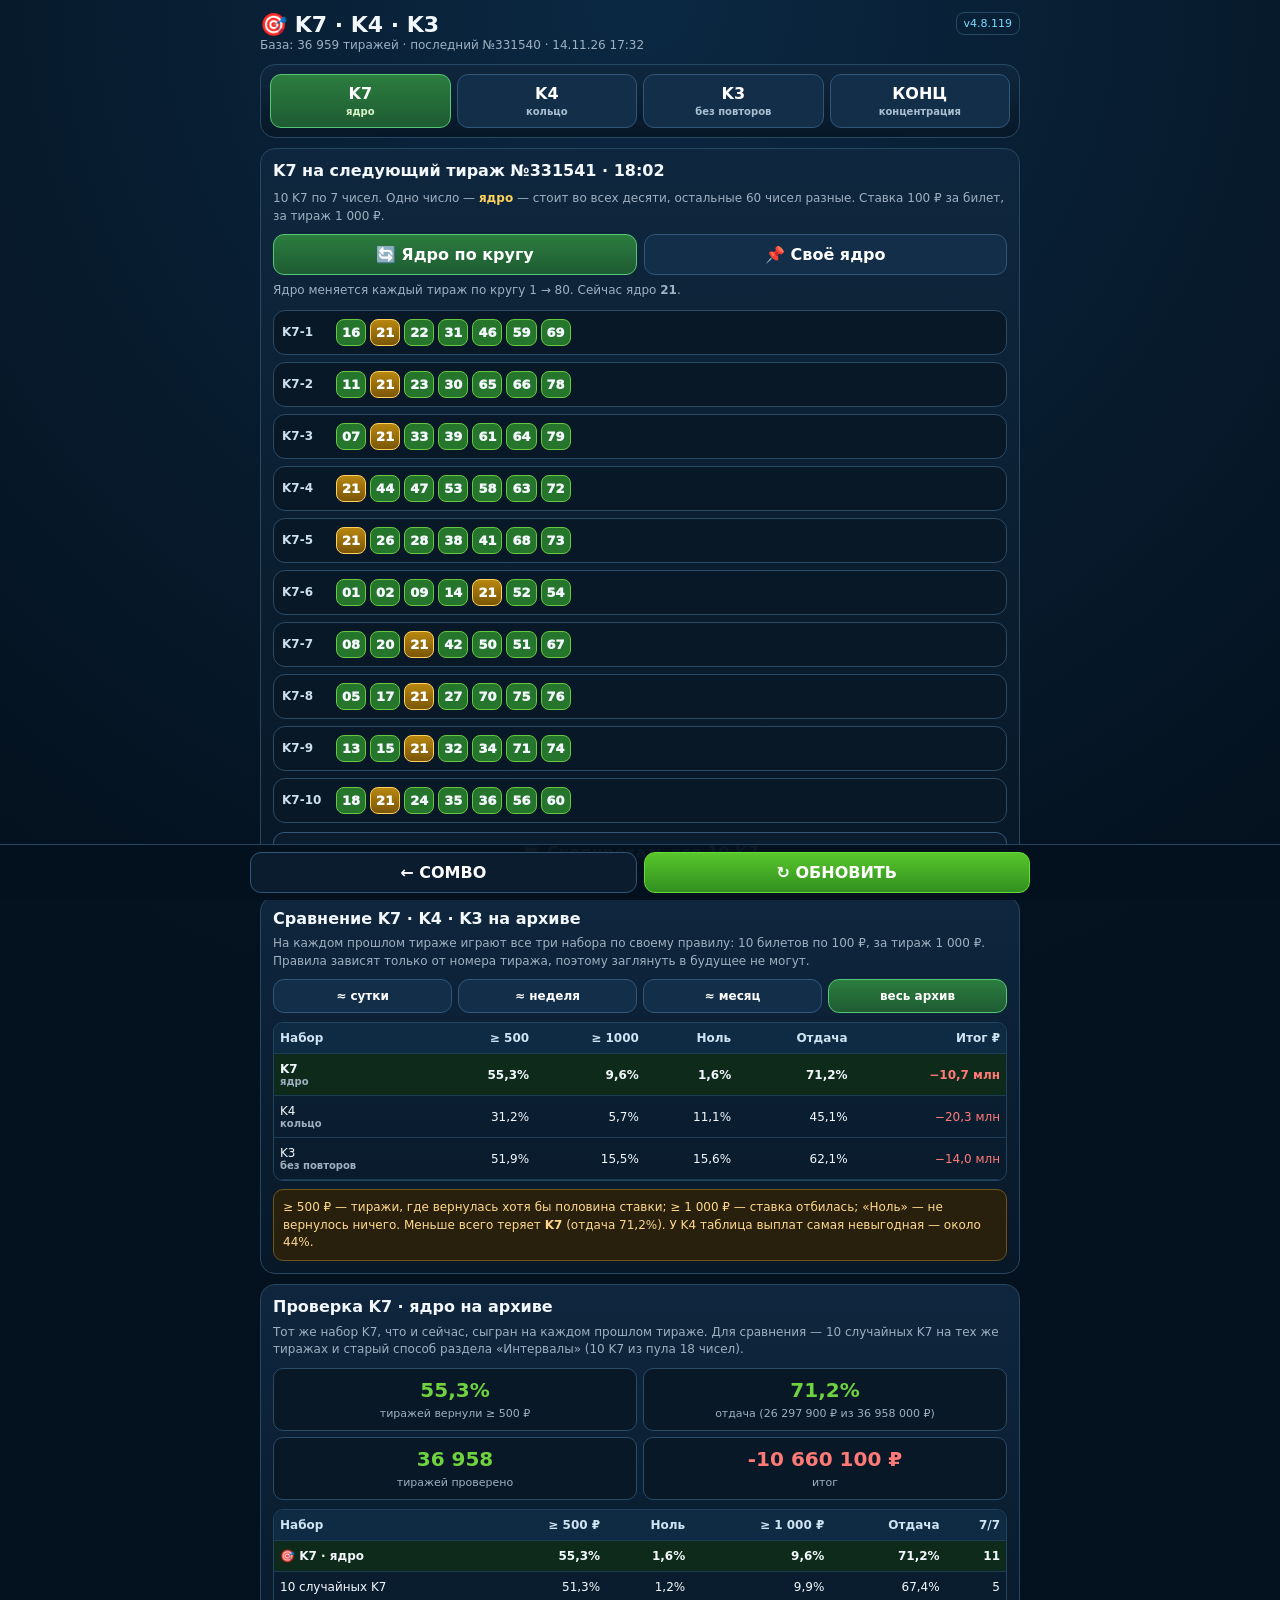
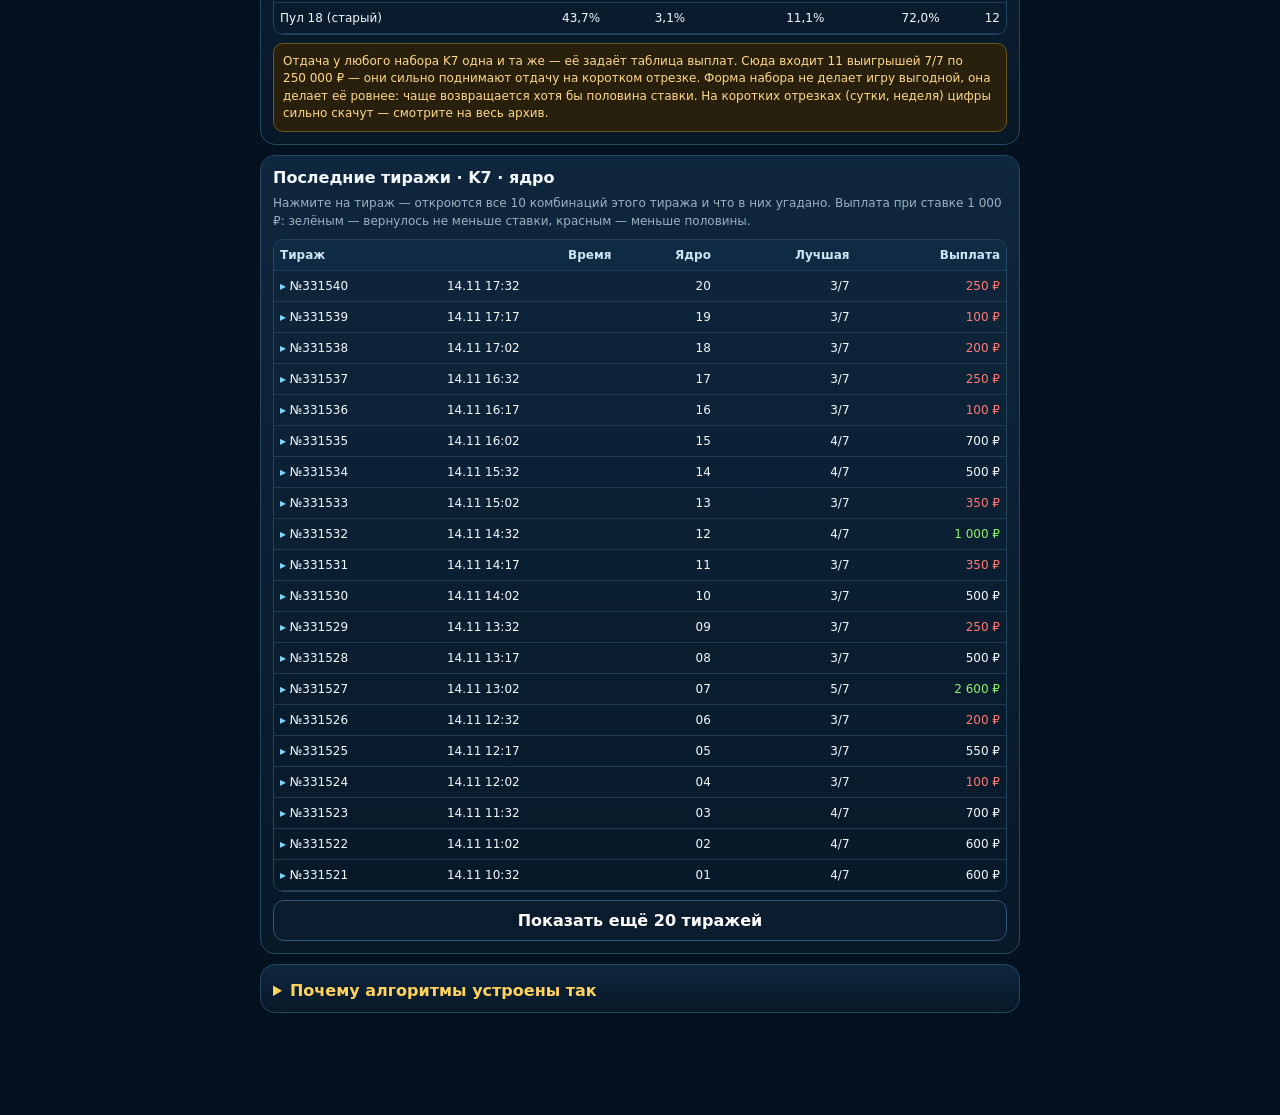
<file: k7-interval-builder.html>
<!doctype html>
<html lang="ru">
<head>
<meta charset="utf-8">
<meta name="viewport" content="width=device-width,initial-scale=1,viewport-fit=cover">
<meta name="theme-color" content="#061321">
<title>K7 · K4 · K3</title>
<style>
:root{--bg:#04111e;--line:#274863;--text:#f3f8fc;--muted:#9eb0c1;--green:#6fd33f;--gold:#ffbd23;--red:#ff7a76}
*{box-sizing:border-box}
body{margin:0;background:radial-gradient(circle at top,#0b2842 0,#04111e 38%);color:var(--text);font-family:system-ui,-apple-system,Segoe UI,Roboto,sans-serif;min-height:100vh}
.app{max-width:780px;margin:auto;padding:12px 10px 92px}
.top{display:flex;gap:10px;align-items:flex-start;justify-content:space-between}
.top h1{font-size:22px;margin:0}
.ver{font-size:11px;color:#7fd8ff;border:1px solid var(--line);border-radius:8px;padding:4px 7px;white-space:nowrap}
.card{background:linear-gradient(180deg,rgba(15,39,62,.98),rgba(7,24,39,.98));border:1px solid var(--line);border-radius:15px;padding:12px;margin:10px 0}
.card h2{font-size:16px;margin:0 0 6px;line-height:1.3}
.muted{font-size:12px;color:var(--muted);line-height:1.45}
.note{font-size:12px;color:#ffd78b;background:#28200d;border:1px solid #6f5717;border-radius:10px;padding:9px;margin-top:8px;line-height:1.45}
button,input{font:inherit}
button{border:1px solid #315677;border-radius:11px;background:#132e48;color:#fff;font-weight:850;padding:10px;cursor:pointer}
button.active{background:linear-gradient(180deg,#2c7d40,#1e5b32);border-color:#55c876}
.primary{background:linear-gradient(180deg,#58c62b,#319020);border-color:#66dd38}
.ghost{background:#0a1c2d}
input{width:100%;background:#061421;color:#fff;border:1px solid #2e526d;border-radius:9px;padding:9px;font-size:16px}
.sizes{display:grid;grid-template-columns:repeat(4,1fr);gap:6px}
.switch{padding:9px}
[hidden]{display:none!important}
.kcMethods{display:grid;grid-template-columns:repeat(2,1fr);gap:6px;margin-top:9px}
.why{margin-top:7px;padding:7px 8px;border-radius:9px;background:#0a1b2b;border:1px solid #284a65;font-size:11px;color:#c9d8e4;line-height:1.5}
.why b{color:#ffe08a}
.why .ok{color:#8ff06a}
.kcMethods button{padding:9px 4px;font-size:12px;line-height:1.2}
.kcCtl{display:grid;grid-template-columns:repeat(3,1fr) auto;gap:6px;margin-top:9px;align-items:end}
.kcCtl label{font-size:11px;color:var(--muted)}
.kcCtl input{margin-top:3px;padding:8px;text-align:center}
.kc{border:1px solid #294b66;background:#081827;border-radius:12px;padding:9px}
.kcHead{display:flex;justify-content:space-between;gap:8px;align-items:center;margin-bottom:7px}
.kcHead b{font-size:13px}
.kcHead span{font-size:11px;color:var(--muted)}
.hod{display:grid;gap:4px;margin-top:8px}
.hodCell{border:1px solid #24445e;border-radius:8px;padding:5px 2px;text-align:center;font-size:11px;background:#0a1b2b;line-height:1.25}
.hodCell small{display:block;color:var(--muted);font-size:10px}
.hodCell.now{border-color:#ffd25e;color:#ffe08a}
.hodCell.win{background:#123a20;border-color:#3b8850}
.cellTag{display:inline-block;padding:2px 6px;border-radius:6px;background:#3d3513;border:1px solid #876916;color:#ffe08a;font-size:11px;font-weight:900}
.sizes button{padding:9px 4px;line-height:1.2}
.sizes button small{display:block;font-size:10px;font-weight:700;color:#a9c0d2;margin-top:2px}
.sizes button.active small{color:#d9f7cc}
.seg{display:grid;grid-template-columns:1fr 1fr;gap:7px;margin-top:9px}
.seg[hidden],.coreRow[hidden]{display:none}
.coreRow{display:grid;grid-template-columns:1fr auto;gap:7px;margin-top:8px;align-items:center}
.tickets{display:grid;gap:7px;margin-top:10px}
.ticket{display:grid;grid-template-columns:48px 1fr;gap:6px;align-items:center;border:1px solid #294b66;background:#081827;border-radius:12px;padding:8px}
.ticket b{font-size:12px;color:#cfe0ed}
.nums{display:flex;gap:4px;flex-wrap:wrap}
.n{min-width:30px;text-align:center;padding:5px 5px;border-radius:8px;background:#26752d;border:1px solid #67c93f;font-weight:950;font-size:13px}
.n.core{background:linear-gradient(180deg,#b88710,#7a5606);border-color:#ffd25e;color:#fff}
.kName{display:block;font-size:10px;font-weight:700;color:var(--muted)}
.tools{display:grid;grid-template-columns:1fr;gap:7px;margin-top:9px}
.periods{display:grid;grid-template-columns:repeat(4,1fr);gap:6px;margin-top:9px}
.periods button{padding:9px 4px;font-size:12px}
.tableWrap{overflow-x:auto;margin-top:9px;border:1px solid #24445e;border-radius:10px}
table{border-collapse:collapse;width:100%;font-size:12px}
th,td{border-bottom:1px solid #1d3b52;padding:8px 6px;text-align:right;white-space:nowrap}
th:first-child,td:first-child{text-align:left}
thead th{background:#0f2a43;color:#cfe4f3;font-weight:800}
tr.main td{background:#0d2a1b;font-weight:850}
.plus{color:#8ff06a}.minus{color:var(--red)}
.stats{display:grid;grid-template-columns:repeat(2,1fr);gap:6px;margin-top:9px}
.stat{background:#081827;border:1px solid #294b66;border-radius:10px;padding:9px;text-align:center}
.stat b{display:block;color:var(--green);font-size:20px}
.stat span{font-size:11px;color:var(--muted)}
.stat b.minus{color:var(--red)}.stat b.plus{color:#8ff06a}
.log td:nth-child(2){text-align:left}
.log tr.row{cursor:pointer;-webkit-user-select:none;user-select:none;-webkit-tap-highlight-color:transparent}
.log tr.row td:first-child::before{content:'▸ ';color:#7fd8ff}
.log tr.row.open td{background:#123352}
.log tr.row.open td:first-child::before{content:'▾ '}
.log tr.det>td{padding:9px 8px 11px;background:#0a1b2b;white-space:normal;text-align:left}
.dLabel{font-size:11px;color:var(--muted);margin:2px 0 5px}
.balls{display:flex;flex-wrap:wrap;gap:3px;margin-bottom:9px}
.b{min-width:26px;text-align:center;padding:3px 2px;border-radius:6px;background:#0d2538;border:1px solid #294b66;color:#bcd0df;font-size:11px;font-weight:800}
.b.in{background:#1d5a2a;border-color:#5fbf45;color:#fff}
.b.core{background:linear-gradient(180deg,#b88710,#7a5606);border-color:#ffd25e;color:#fff}
.dRow{display:grid;grid-template-columns:40px 1fr 74px;gap:6px;align-items:center;padding:5px 0;border-top:1px solid #1d3b52}
.dRow b{font-size:11px;color:#cfe0ed}
.dNums{display:flex;flex-wrap:wrap;gap:3px}
.m{min-width:25px;text-align:center;padding:3px 2px;border-radius:6px;font-size:11px;font-weight:900;background:#0d2538;border:1px solid #294b66;color:#7f95a8}
.m.hit{background:#26752d;border-color:#67c93f;color:#fff}
.m.hit.core{background:linear-gradient(180deg,#b88710,#7a5606);border-color:#ffd25e}
.dPay{text-align:right;font-size:11px;font-weight:900;white-space:nowrap}
.dPay small{display:block;color:var(--muted);font-weight:700}
.dTotal{display:flex;justify-content:space-between;gap:8px;margin-top:7px;padding-top:7px;border-top:1px solid #2c5675;font-size:12px;font-weight:900}
details summary{cursor:pointer;font-weight:900;color:#ffd15d;margin-top:4px}
.footer{position:fixed;left:0;right:0;bottom:0;background:rgba(4,17,30,.97);border-top:1px solid #274863;padding:7px calc(7px + env(safe-area-inset-right)) calc(7px + env(safe-area-inset-bottom)) calc(7px + env(safe-area-inset-left))}
.footerIn{max-width:780px;margin:auto;display:grid;grid-template-columns:1fr 1fr;gap:7px}
.err{color:#ffb6b6}
@media(max-width:420px){.kcCtl{grid-template-columns:repeat(3,1fr)}.kcCtl button{grid-column:1/-1}.ticket{grid-template-columns:40px 1fr;padding:7px}.ticket b{font-size:11px}.n{min-width:28px;padding:5px 3px;font-size:12px}.periods button{font-size:11px}th,td{padding:7px 5px}.dRow{grid-template-columns:34px 1fr 66px}.m{min-width:23px}}
</style>
</head>
<body>
<div class="app">
 <div class="top"><div><h1>🎯 K7 · K4 · K3</h1><div class="muted" id="db">Загрузка архива…</div></div><span class="ver" id="ver">COMBO</span></div>

 <div class="card switch"><div class="sizes" id="sizes"></div></div>

 <div class="card kOnly">
  <h2 id="nextTitle">Комбинации на следующий тираж</h2>
  <div class="muted" id="sizeInfo" style="margin-top:9px"></div>
  <div class="seg" id="coreSeg">
   <button id="modeAuto" type="button">🔄 Ядро по кругу</button>
   <button id="modePin" type="button">📌 Своё ядро</button>
  </div>
  <div class="coreRow" id="coreRow" hidden>
   <input id="coreInput" type="number" inputmode="numeric" min="1" max="80" step="1" aria-label="Ядро, число от 1 до 80">
   <button id="coreApply" type="button" class="primary">Применить</button>
  </div>
  <div class="muted" id="modeHint" style="margin-top:7px"></div>
  <div class="tickets" id="tickets"></div>
  <div class="tools"><button id="copyAll" type="button" class="ghost">📋 Скопировать все 10</button></div>
 </div>

 <div class="card kOnly">
  <h2>Сравнение K7 · K4 · K3 на архиве</h2>
  <div class="muted">На каждом прошлом тираже играют все три набора по своему правилу: 10 билетов по 100 ₽, за тираж 1 000 ₽. Правила зависят только от номера тиража, поэтому заглянуть в будущее не могут.</div>
  <div class="periods" data-periods></div>
  <div class="tableWrap"><table id="sizeCmp"></table></div>
  <div class="note" id="sizeNote"></div>
 </div>

 <div class="card kOnly">
  <h2 id="algoTitle">Проверка набора на архиве</h2>
  <div class="muted" id="algoInfo"></div>
  <div class="stats" id="mainStats"></div>
  <div class="tableWrap"><table id="cmp"></table></div>
  <div class="note" id="honest"></div>
 </div>

 <div class="card kOnly">
  <h2 id="logTitle">Последние тиражи этого набора</h2>
  <div class="muted">Нажмите на тираж — откроются все 10 комбинаций этого тиража и что в них угадано. Выплата при ставке 1 000 ₽: зелёным — вернулось не меньше ставки, красным — меньше половины.</div>
  <div class="tableWrap"><table class="log" id="log"></table></div>
  <button type="button" id="logMore" class="ghost" style="width:100%;margin-top:8px">Показать ещё 20 тиражей</button>
 </div>


 <div class="card cOnly" hidden>
  <h2 id="kcTitle">Комбы концентрации</h2>
  <div class="muted">Числа берутся из клеток концентрации (цифровой корень 1–9), как в матрице КОНЦ. Каждая комба держится несколько тиражей подряд — так виден её ход.</div>
  <div class="kcMethods" id="kcMethods"></div>
  <div class="muted" id="kcMethodInfo" style="margin-top:8px"></div>
  <div class="kcCtl">
   <label>Чисел в комбе<input id="kcK" type="number" inputmode="numeric" min="1" max="10" step="1"></label>
   <label>Сколько комб<input id="kcN" type="number" inputmode="numeric" min="1" max="9" step="1"></label>
   <label>Держать тир.<input id="kcH" type="number" inputmode="numeric" min="1" max="5" step="1"></label>
   <button id="kcApply" type="button" class="primary">Применить</button>
  </div>
  <div class="muted" id="kcAnchor" style="margin-top:9px"></div>
  <div class="tickets" id="kcCombos"></div>
  <div class="tools"><button id="kcCopy" type="button" class="ghost">📋 Скопировать комбы</button></div>
 </div>

 <div class="card cOnly" hidden>
  <h2>Сравнение способов на архиве</h2>
  <div class="muted" id="kcCmpInfo"></div>
  <div class="periods" data-periods></div>
  <div class="tableWrap"><table id="kcCmp"></table></div>
  <div class="note" id="kcNote"></div>
 </div>

 <div class="card cOnly" hidden>
  <h2 id="kcHodTitle">Ход по тиражам удержания</h2>
  <div class="muted">Сколько возвращается в 1-м, 2-м … тираже после построения комб. Если способ «ловит» концентрацию, отдача в первых тиражах была бы выше.</div>
  <div class="stats" id="kcStats"></div>
  <div class="tableWrap"><table id="kcHod"></table></div>
 </div>

 <div class="card cOnly" hidden>
  <h2 id="kcLogTitle">Последние тиражи · КОНЦ</h2>
  <div class="muted">Нажмите на тираж — откроются комбы этого тиража и что в них угадано.</div>
  <div class="tableWrap"><table class="log" id="kcLog"></table></div>
  <button type="button" id="kcLogMore" class="ghost" style="width:100%;margin-top:8px">Показать ещё 20 тиражей</button>
 </div>

 <div class="card">
  <details>
   <summary>Почему алгоритмы устроены так</summary>
   <div class="muted" style="margin-top:8px">
    <p><b>1. Угадать числа по истории нельзя.</b> Перед созданием раздела проверен 21 признак: пропуски и интервалы, частоты на 5–400 тиражах, связи с прошлым тиражом, соседние и зеркальные числа, столбы, цифровые корни. Модель училась на одной части архива и проверялась на другой. Результат — уровень случая: «лучшие» числа выпадают так же часто, как любые.</p>
    <p><b>2. Отдачу задаёт таблица выплат</b>, а не выбор чисел: у K7 около 70%, у K3 около 62%, у K4 около 44%. Для комб концентрации — по таблице выбранного количества чисел.</p>
    <p><b>3. Меняется только то, как часто возвращаются деньги.</b> Для каждого размера компьютер перебирал разные формы набора из 10 билетов и искал ту, что чаще возвращает хотя бы половину ставки. Для K7 лучшая форма — общее ядро + по 6 своих чисел, для K3 — 30 разных чисел без повторов, для K4 — «кольцо» из 20 чисел, где каждое число стоит в двух соседних билетах. Все три формы подтверждены на обеих половинах реального архива.</p>
   </div>
  </details>
 </div>
</div>
<div class="footer"><div class="footerIn"><button id="back" class="ghost" type="button">← COMBO</button><button id="refresh" class="primary" type="button">↻ ОБНОВИТЬ</button></div></div>

<script>
'use strict';
// ===== Алгоритмы K7 · K4 · K3 (без DOM — тот же код проверяется отдельно) =====
const K7=(()=>{
 const TICKETS=10,STAKE=100;
 function mulberry32(a){return function(){a|=0;a=a+0x6D2B79F5|0;let t=Math.imul(a^a>>>15,1|a);t=t+Math.imul(t^t>>>7,61|t)^t;return((t^t>>>14)>>>0)/4294967296}}
 function shuffled(list,seed){const a=list.slice(),r=mulberry32(seed);for(let i=a.length-1;i>0;i--){const j=Math.floor(r()*(i+1));[a[i],a[j]]=[a[j],a[i]]}return a}
 const ALL=Array.from({length:80},(_,i)=>i+1);
 const sortT=t=>t.slice().sort((a,b)=>a-b);
 function autoCore(draw){return((Number(draw)-1)%80+80)%80+1}
 // K7: ядро во всех 10 K7 + 60 разных чисел по 6 в каждой.
 function coreSet(draw,pinned){
  const core=pinned?Number(pinned):autoCore(draw),seed=pinned?100003+core:Number(draw);
  const rest=shuffled(ALL.filter(n=>n!==core),seed);
  const tickets=[];for(let i=0;i<TICKETS;i++)tickets.push(sortT([core,...rest.slice(i*6,i*6+6)]));
  return {core,tickets};
 }
 // K4: кольцо из 20 чисел — каждое число в двух соседних K4.
 function ringSet(draw){const p=shuffled(ALL,Number(draw)*31+4).slice(0,20),tickets=[];for(let i=0;i<TICKETS;i++)tickets.push(sortT([0,1,2,3].map(j=>p[(2*i+j)%20])));return {core:null,tickets}}
 // K3: 30 разных чисел без повторов.
 function disjointSet(draw){const p=shuffled(ALL,Number(draw)*31+3),tickets=[];for(let i=0;i<TICKETS;i++)tickets.push(sortT(p.slice(i*3,i*3+3)));return {core:null,tickets}}
 // Сравнение: 10 независимых случайных билетов размера k.
 function randomSet(draw,k=7){const r=mulberry32(Number(draw)*7+k*1000+1),t=[];for(let i=0;i<TICKETS;i++){const a=ALL.slice();for(let x=0;x<k;x++){const j=x+Math.floor(r()*(80-x));[a[x],a[j]]=[a[j],a[x]]}t.push(sortT(a.slice(0,k)))}return t}
 // Сравнение: старый способ раздела «Интервалы» — 10 K7 из пула 18 чисел.
 function pool18Set(draw){const r=mulberry32(Number(draw)*13+5),p=ALL.slice();for(let k=0;k<18;k++){const j=k+Math.floor(r()*(80-k));[p[k],p[j]]=[p[j],p[k]]}const pool=p.slice(0,18),t=[];for(let i=0;i<TICKETS;i++){const a=pool.slice();for(let k=0;k<7;k++){const j=k+Math.floor(r()*(18-k));[a[k],a[j]]=[a[j],a[k]]}t.push(sortT(a.slice(0,7)))}return t}
 const SIZES={
  7:{k:7,label:'K7',name:'ядро',build:(draw,pin)=>coreSet(draw,pin),info:'10 K7 по 7 чисел. Одно число — <b style="color:#ffd25e">ядро</b> — стоит во всех десяти, остальные 60 чисел разные.'},
  4:{k:4,label:'K4',name:'кольцо',build:draw=>ringSet(draw),info:'10 K4 по 4 числа из 20 чисел. Каждое число стоит в двух соседних K4 — <b style="color:#7fd8ff">кольцо</b>: K4-1 и K4-2 делят 2 числа, K4-2 и K4-3 — ещё 2, и так по кругу.'},
  3:{k:3,label:'K3',name:'без повторов',build:draw=>disjointSet(draw),info:'10 K3 по 3 числа: 30 разных чисел, <b style="color:#7fd8ff">без повторов</b> между билетами.'}
 };
 function playDraw(tickets,balls,pay){const on=new Uint8Array(81);for(const b of balls)on[Number(b)]=1;let total=0,best=0;const hits=tickets.map(t=>{let h=0;for(const n of t)h+=on[n];total+=Number(pay[h]||0);if(h>best)best=h;return h});return {total,best,hits}}
 function summarize(rows,k=7){
  const n=rows.length,cost=n*TICKETS*STAKE;let paid=0,half=0,full=0,empty=0,top=0;
  for(const r of rows){paid+=r.total;if(r.total>=TICKETS*STAKE/2)half++;if(r.total>=TICKETS*STAKE)full++;if(r.total===0)empty++;for(const h of r.hits)if(h===k)top++}
  return {n,cost,paid,net:paid-cost,ret:cost?paid/cost:0,half:n?half/n:0,full:n?full/n:0,empty:n?empty/n:0,top};
 }
 // pays: {7:{...},4:{...},3:{...}} — таблица выплат по размеру.
 function backtest(draws,pinned,pays,from=1){
  const rows={main7:[],main4:[],main3:[],rand7:[],rand4:[],rand3:[],pool18:[]};
  for(let i=Math.max(1,from);i<draws.length;i++){
   const d=draws[i],balls=d.balls||[],meta={draw:d.draw,date:d.date,time:d.time};
   for(const k of [7,4,3]){
    const set=SIZES[k].build(d.draw,k===7?pinned:null);
    rows['main'+k].push({...meta,core:set.core,...playDraw(set.tickets,balls,pays[k])});
    rows['rand'+k].push(playDraw(randomSet(d.draw,k),balls,pays[k]));
   }
   rows.pool18.push(playDraw(pool18Set(d.draw),balls,pays[7]));
  }
  return rows;
 }
 return {TICKETS,STAKE,SIZES,mulberry32,autoCore,coreSet,ringSet,disjointSet,randomSet,pool18Set,playDraw,summarize,backtest};
})();
if(typeof module==='object'&&module.exports)module.exports=K7;

// ===== Комбы концентрации: 3 способа, k чисел, N комб, удержание H тиражей =====
const KC=(()=>{
 const W=10;
 const root=n=>1+(Number(n)-1)%9;
 const CELL=Array.from({length:10},(_,r)=>r?Array.from({length:80},(_,i)=>i+1).filter(n=>root(n)===r):[]);
 // Та же концентрация, что в матрице Комбо: клетка с наибольшим числом шаров; при ничьей — та, что набрала максимум раньше по порядку выпадения.
 function concOf(balls){const b=(balls||[]).map(Number);if(!b.length)return null;const c=Array(10).fill(0);b.forEach(v=>c[root(v)]++);const m=Math.max(...c),run=Array(10).fill(0);for(const v of b){const k=root(v);run[k]++;if(c[k]===m&&run[k]===m)return k}return null}
 function mulberry32(a){return function(){a|=0;a=a+0x6D2B79F5|0;let t=Math.imul(a^a>>>15,1|a);t=t+Math.imul(t^t>>>7,61|t)^t;return((t^t>>>14)>>>0)/4294967296}}
 const METHODS={
  repeat:{label:'Повторы в клетке',short:'повторы'},
  last:{label:'Клетка прошлой концентрации',short:'прошлая конц.'},
  emerge:{label:'Переход · зарождение',short:'зарождение'},
  transform:{label:'Преобразование',short:'преобразование'}
 };
 // Статистика окна W последних тиражей до idx включительно.
 function windowStats(draws,idx){
  const cnt=new Int16Array(81),last=new Int16Array(81).fill(999),sets=[];
  for(let j=0;j<W&&idx-j>=0;j++){const b=draws[idx-j].balls.map(Number);sets.push(b);for(const n of b){cnt[n]++;if(last[n]===999)last[n]=j}}
  const order=r=>CELL[r].slice().sort((a,b)=>cnt[b]-cnt[a]||last[a]-last[b]||a-b);
  const repeatScore=r=>{let s=0,t=0;for(const n of CELL[r]){s+=Math.max(0,cnt[n]-1);t+=cnt[n]}return s*100+t};
  return {cnt,last,sets,order,repeatScore};
 }
 function rankCells(draws,idx,method,S){
  const cells=[1,2,3,4,5,6,7,8,9],out=[],lead={};
  if(method==='repeat'){
   cells.sort((a,b)=>S.repeatScore(b)-S.repeatScore(a)||a-b);
   for(const r of cells){out.push(r);lead[r]=S.order(r)}
  }else if(method==='last'){
   for(let j=0;idx-j>=0&&out.length<9&&j<400;j++){const d=draws[idx-j],r=concOf(d.balls);if(r&&!out.includes(r)){out.push(r);const inCell=d.balls.map(Number).filter(n=>root(n)===r).sort((a,b)=>a-b);lead[r]=[...inCell,...S.order(r).filter(n=>!inCell.includes(n))]}}
   for(const r of cells.slice().sort((a,b)=>S.repeatScore(b)-S.repeatScore(a)||a-b))if(!out.includes(r)){out.push(r);lead[r]=S.order(r)}
  }else{
   const cur=concOf(draws[idx].balls),score={};
   for(const r of cells){
    const pc=new Map(),inv=new Map();
    for(const b of S.sets){const s=b.filter(n=>root(n)===r).sort((x,y)=>x-y);for(let i=0;i<s.length;i++)for(let j=i+1;j<s.length;j++){const key=s[i]*100+s[j];pc.set(key,(pc.get(key)||0)+1)}}
    let sc=0;for(const [key,v] of pc)if(v>1){sc+=v-1;const a=Math.floor(key/100),b=key%100;inv.set(a,(inv.get(a)||0)+v-1);inv.set(b,(inv.get(b)||0)+v-1)}
    score[r]=sc*10000+S.repeatScore(r);
    const base=S.order(r);lead[r]=[...base.filter(n=>inv.has(n)).sort((a,b)=>inv.get(b)-inv.get(a)||base.indexOf(a)-base.indexOf(b)),...base.filter(n=>!inv.has(n))];
   }
   cells.sort((a,b)=>(a===cur)-(b===cur)||score[b]-score[a]||a-b);
   for(const r of cells)out.push(r);
  }
  return {cells:out,lead};
 }
 // N комб по k чисел: комба i — из клетки i в рейтинге; если в клетке меньше k чисел, добор из следующих клеток.

 // ===== Преобразование: числа любой клетки переходят в другую клетку сдвигом единиц или десятков =====
 // 11 → 21, 29 → 30, 45 → 35, 27 → 26, 1 → 4: цифровой корень меняется, число попадает в другую концентрацию.
 function oneDigit(n,r2){const d=((r2-root(n))%9+9)%9;if(!d)return [];return [...new Set([n+d,n+d-9,n+10*d,n+10*(d-9)])].filter(m=>m>=1&&m<=80&&m!==n&&root(m)===r2)}
 const SRC_BACK=2,SEEN_BACK=3;
 function transformPairs(draws,idx){
  const pairs=[];
  for(let back=0;back<SRC_BACK&&idx-back>=0;back++){
   const sd=draws[idx-back],sb=sd.balls.map(Number);
   for(let r=1;r<=9;r++){
    const S=sb.filter(n=>root(n)===r).sort((a,b)=>a-b);if(S.length<2)continue;
    for(let r2=1;r2<=9;r2++){if(r2===r)continue;
     const map=new Map();for(const n of S)for(const m of oneDigit(n,r2)){if(!map.has(m))map.set(m,[]);map.get(m).push(n)}
     const T=[...map.keys()];if(!T.length)continue;
     // где переход уже виден: преобразованные числа выпадали в клетке-цели в последних тиражах
     const seen=[];let score=0,after=0;
     for(let j=Math.max(0,idx-back-SEEN_BACK);j<=idx;j++){if(j===idx-back)continue;const hit=draws[j].balls.map(Number).filter(n=>map.has(n)).sort((a,b)=>a-b);if(hit.length){seen.push({draw:draws[j].draw,nums:hit,after:j>idx-back});score+=hit.length*(j>idx-back?2:1);if(j>idx-back)after+=hit.length}}
     const same=sb.filter(n=>map.has(n));if(same.length){seen.push({draw:sd.draw,nums:same.sort((a,b)=>a-b),same:true});score+=same.length}
     pairs.push({from:{draw:sd.draw,cell:r,nums:S},cell:r2,map,seen,score,after,back});
    }
   }
  }
  pairs.sort((a,b)=>b.score-a.score||b.after-a.after||b.from.nums.length-a.from.nums.length||a.back-b.back||a.cell-b.cell);
  return pairs;
 }
 function buildTransform(draws,idx,k,N){
  const pairs=transformPairs(draws,idx),combos=[],usedCells=new Set();
  const seenCnt=p=>{const c=new Map();for(const s of p.seen)for(const n of s.nums)c.set(n,(c.get(n)||0)+1);return c};
  for(const p of pairs){if(combos.length>=Math.min(N,9))break;if(usedCells.has(p.cell))continue;
   const sc=seenCnt(p),order=[...p.map.keys()].sort((a,b)=>p.map.get(b).length-p.map.get(a).length||(sc.get(b)||0)-(sc.get(a)||0)||a-b);
   let nums=order.slice(0,k);
   if(nums.length<k){for(const m of CELL[p.cell]){if(nums.length>=k)break;if(!nums.includes(m)&&!p.from.nums.includes(m))nums.push(m)}}
   if(nums.length<k){for(const m of CELL[1+p.cell%9]){if(nums.length>=k)break;if(!nums.includes(m))nums.push(m)}}
   usedCells.add(p.cell);
   combos.push({cell:p.cell,nums:nums.sort((a,b)=>a-b),why:{from:p.from,links:order.slice(0,k).map(m=>[p.map.get(m).join('/'),m]),seen:p.seen}});
  }
  return {anchorIdx:idx,anchorDraw:draws[idx].draw,conc:concOf(draws[idx].balls),combos};
 }
 function build(draws,idx,method,k,N){
  if(method==='transform')return buildTransform(draws,idx,k,N);
  const S=windowStats(draws,idx),{cells,lead}=rankCells(draws,idx,method,S),combos=[];
  for(let i=0;i<Math.min(N,9);i++){
   const c=[];for(let j=i;j<i+9&&c.length<k;j++){for(const n of lead[cells[j%9]]){if(c.length>=k)break;if(!c.includes(n))c.push(n)}}
   combos.push({cell:cells[i],nums:c.sort((a,b)=>a-b)});
  }
  return {anchorIdx:idx,anchorDraw:draws[idx].draw,conc:concOf(draws[idx].balls),combos};
 }
 function randomBuild(anchorDraw,k,N){const r=mulberry32(Number(anchorDraw)*97+k*11+N),out=[];for(let i=0;i<N;i++){const a=Array.from({length:80},(_,x)=>x+1);for(let x=0;x<k;x++){const j=x+Math.floor(r()*(80-x));[a[x],a[j]]=[a[j],a[x]]}out.push({cell:null,nums:a.slice(0,k).sort((p,q)=>p-q)})}return {anchorDraw,combos:out}}
 const anchorIdxFor=(draws,i,H)=>i-1-((Number(draws[i-1].draw))%H); // для тиража i: последний якорь не позже i-1
 function play(nums,on,pay){let h=0;for(const n of nums)h+=on[n];return {h,p:Number(pay[h]||0)}}
 function backtest(draws,method,k,N,H,pay,from=W){
  const rows=[],rnd=[];let cache=null,rcache=null;
  for(let i=Math.max(from,W);i<draws.length;i++){
   const a=anchorIdxFor(draws,i,H);if(a<W-1)continue;
   if(!cache||cache.anchorIdx!==a){cache=build(draws,a,method,k,N);rcache=randomBuild(draws[a].draw,k,N)}
   const on=new Uint8Array(81);for(const b of draws[i].balls)on[Number(b)]=1;
   const pos=i-a;let tot=0,best=0;const hits=cache.combos.map(c=>{const r=play(c.nums,on,pay);tot+=r.p;if(r.h>best)best=r.h;return r.h});
   let rt=0;const rh=rcache.combos.map(c=>{const r=play(c.nums,on,pay);rt+=r.p;return r.h});
   rows.push({i,draw:draws[i].draw,date:draws[i].date,time:draws[i].time,anchor:draws[a].draw,pos,total:tot,best,hits});
   rnd.push({total:rt,hits:rh,pos});
  }
  return {rows,rnd};
 }
 function summarize(rows,N,k,H){
  const n=rows.length,stake=N*100,cost=n*stake;let paid=0,half=0,full=0,zero=0,hitSum=0,tickets=0;const byPos=Array(H+1).fill(0).map(()=>[0,0]);
  for(const r of rows){paid+=r.total;if(r.total>=stake/2)half++;if(r.total>=stake)full++;if(r.total===0)zero++;for(const h of r.hits){hitSum+=h;tickets++}byPos[r.pos][0]+=r.total;byPos[r.pos][1]+=stake}
  return {n,cost,paid,net:paid-cost,ret:cost?paid/cost:0,half:n?half/n:0,full:n?full/n:0,zero:n?zero/n:0,avgHits:tickets?hitSum/tickets:0,expHits:k/4,byPos:byPos.slice(1).map(([p,c])=>c?p/c:0)};
 }
 return {W,root,CELL,concOf,METHODS,oneDigit,build,randomBuild,backtest,summarize,anchorIdxFor};
})();


// ===== Страница =====
if(typeof document!=='undefined'){
const $=id=>document.getElementById(id),fmt=n=>String(n).padStart(2,'0');
const rub=n=>Math.round(Number(n)||0).toLocaleString('ru-RU')+' ₽',pct=x=>(100*x).toFixed(1).replace('.',',')+'%';
const PAY_DEFAULT={7:{0:150,3:100,4:200,5:1200,6:10000,7:250000},4:{2:100,3:300,4:3300},3:{2:300,3:1500}};
const PERIODS=[{key:66,label:'≈ сутки'},{key:462,label:'≈ неделя'},{key:1980,label:'≈ месяц'},{key:0,label:'весь архив'}];
let DRAWS=[],PAYS=PAY_DEFAULT,PAYALL={},ROWS=null,PERIOD=0,MODE='auto',PIN=null,SIZE=7,OPEN_DRAW=null,LOG_N=20;
let KCS={method:'emerge',k:4,N:3,H:5},KCR=null,KC_JOB=0,KC_OPEN=null,KC_LOG_N=20;
const store={get(k){try{return localStorage.getItem(k)}catch{return null}},set(k,v){try{localStorage.setItem(k,v)}catch{}}};
// Убрать следы старого раздела «Интервалы» с телефона (в том числе сохранённый GitHub-токен).
try{['k7GithubActionsTokenV1','k7IntervalLabSavedV1'].forEach(k=>localStorage.removeItem(k))}catch{}
try{indexedDB.deleteDatabase('k7IntervalLabDB')}catch{}

async function fetchJSON(name){const r=await fetch(name+'?v='+Date.now(),{cache:'no-store'});if(!r.ok)throw new Error(name+' HTTP '+r.status);return r.json()}
function nextDraw(){
 const last=DRAWS.at(-1),times=[...new Set(DRAWS.slice(-2000).map(d=>String(d.time||'').slice(0,5)).filter(t=>/^\d\d:\d\d$/.test(t)))].sort();
 const t=String(last.time||'').slice(0,5);const next=times.find(x=>x>t)||times[0]||'—';
 return {draw:Number(last.draw)+1,time:next};
}
const S_=()=>K7.SIZES[SIZE],L=()=>S_().label;
function pinned(){return SIZE===7&&MODE==='pin'&&PIN?PIN:null}
function setFor(draw){return S_().build(draw,pinned())}
function renderSwitch(){
 $('sizes').innerHTML=[7,4,3].map(k=>`<button type="button" data-size="${k}" class="${SIZE===k?'active':''}" aria-pressed="${SIZE===k}">${K7.SIZES[k].label}<small>${K7.SIZES[k].name}</small></button>`).join('')+`<button type="button" data-size="C" class="${SIZE==='C'?'active':''}" aria-pressed="${SIZE==='C'}">КОНЦ<small>концентрация</small></button>`;
 document.querySelectorAll('[data-size]').forEach(b=>b.onclick=()=>setSize(b.dataset.size==='C'?'C':Number(b.dataset.size)));
 document.querySelectorAll('.kOnly').forEach(e=>e.hidden=SIZE==='C');document.querySelectorAll('.cOnly').forEach(e=>e.hidden=SIZE!=='C');
}
function renderTickets(){
 renderSwitch();if(SIZE==='C'){renderConc();return}
 const nd=nextDraw(),set=setFor(nd.draw);
 $('nextTitle').textContent=`${L()} на следующий тираж №${nd.draw} · ${nd.time}`;
 $('sizeInfo').innerHTML=S_().info+' Ставка 100 ₽ за билет, за тираж 1 000 ₽.';
 $('coreSeg').hidden=SIZE!==7;
 $('modeAuto').classList.toggle('active',MODE==='auto');$('modePin').classList.toggle('active',MODE==='pin');
 $('modeAuto').setAttribute('aria-pressed',String(MODE==='auto'));$('modePin').setAttribute('aria-pressed',String(MODE==='pin'));
 $('coreRow').hidden=!(SIZE===7&&MODE==='pin');
 $('modeHint').innerHTML=SIZE!==7?'Набор меняется каждый тираж.':MODE==='auto'?`Ядро меняется каждый тираж по кругу 1 → 80. Сейчас ядро <b>${fmt(set.core)}</b>.`:`Ядро <b>${fmt(set.core)}</b> закреплено, набор не меняется от тиража к тиражу.`;
 $('tickets').innerHTML=set.tickets.map((t,i)=>`<div class="ticket"><b>${L()}-${i+1}</b><div class="nums">${t.map(n=>`<span class="n${n===set.core?' core':''}">${fmt(n)}</span>`).join('')}</div></div>`).join('');
 $('copyAll').textContent=`📋 Скопировать все 10 ${L()}`;
 $('copyAll').onclick=async()=>{const text=set.tickets.map((t,i)=>`${L()}-${i+1}: ${t.map(fmt).join(' ')}`).join('\n');try{await navigator.clipboard.writeText(text);$('copyAll').textContent='✅ Скопировано'}catch{$('copyAll').textContent='Не удалось скопировать'}setTimeout(()=>$('copyAll').textContent=`📋 Скопировать все 10 ${L()}`,1600)};
}
function slice(a){return PERIOD?a.slice(-PERIOD):a}
function renderPeriods(){document.querySelectorAll('[data-periods]').forEach(box=>{box.innerHTML=PERIODS.map(p=>`<button type="button" data-period="${p.key}" class="${PERIOD===p.key?'active':''}" aria-pressed="${PERIOD===p.key}">${p.label}</button>`).join('')});document.querySelectorAll('[data-period]').forEach(b=>b.onclick=()=>{PERIOD=Number(b.dataset.period);if(SIZE==='C')computeConc();else renderStats()})}
const word=n=>{const a=n%10,b=n%100;return a===1&&b!==11?'выигрыш':a>=2&&a<=4&&(b<12||b>14)?'выигрыша':'выигрышей'};
function renderStats(){
 renderPeriods();if(SIZE==='C'){renderConcStats();return}
 $('algoTitle').textContent=`Проверка ${L()} · ${S_().name} на архиве`;
 $('logTitle').textContent=`Последние тиражи · ${L()} · ${S_().name}`;
 if(!ROWS){$('sizeCmp').innerHTML='<tbody><tr><td>Считаю…</td></tr></tbody>';$('mainStats').innerHTML='';$('cmp').innerHTML='';return}
 const sum=(k,key)=>K7.summarize(slice(ROWS[key]),k);
 const M={7:sum(7,'main7'),4:sum(4,'main4'),3:sum(3,'main3')};
 const short=n=>{const a=Math.abs(n),sg=n<0?'−':'+';return a>=1e6?sg+(a/1e6).toFixed(1).replace('.',',')+' млн':a>=1e4?sg+Math.round(a/1e3)+' тыс':sg+rub(a)};
 const cmpRow=(k)=>{const s=M[k];return `<tr class="${k===SIZE?'main':''}"><td>${K7.SIZES[k].label}<span class="kName">${K7.SIZES[k].name}</span></td><td>${pct(s.half)}</td><td>${pct(s.full)}</td><td>${pct(s.empty)}</td><td>${pct(s.ret)}</td><td class="${s.net>=0?'plus':'minus'}">${short(s.net)}</td></tr>`};
 $('sizeCmp').innerHTML=`<thead><tr><th>Набор</th><th>≥ 500</th><th>≥ 1000</th><th>Ноль</th><th>Отдача</th><th>Итог ₽</th></tr></thead><tbody>${[7,4,3].map(cmpRow).join('')}</tbody>`;
 const best=[7,4,3].sort((a,b)=>M[b].ret-M[a].ret)[0];
 $('sizeNote').innerHTML=`≥ 500 ₽ — тиражи, где вернулась хотя бы половина ставки; ≥ 1 000 ₽ — ставка отбилась; «Ноль» — не вернулось ничего. Меньше всего теряет <b>${K7.SIZES[best].label}</b> (отдача ${pct(M[best].ret)}). У K4 таблица выплат самая невыгодная — около 44%.`;
 const c=M[SIZE],r=sum(SIZE,'rand'+SIZE);
 $('algoInfo').textContent=`Тот же набор ${L()}, что и сейчас, сыгран на каждом прошлом тираже. Для сравнения — 10 случайных ${L()} на тех же тиражах${SIZE===7?' и старый способ раздела «Интервалы» (10 K7 из пула 18 чисел)':''}.`;
 $('mainStats').innerHTML=`<div class="stat"><b>${pct(c.half)}</b><span>тиражей вернули ≥ 500 ₽</span></div><div class="stat"><b>${pct(c.ret)}</b><span>отдача (${rub(c.paid)} из ${rub(c.cost)})</span></div><div class="stat"><b>${c.n.toLocaleString('ru-RU')}</b><span>тиражей проверено</span></div><div class="stat"><b class="${c.net>=0?'plus':'minus'}">${c.net>=0?'+':''}${rub(c.net)}</b><span>итог</span></div>`;
 const row=(name,s,main)=>`<tr class="${main?'main':''}"><td>${name}</td><td>${pct(s.half)}</td><td>${pct(s.empty)}</td><td>${pct(s.full)}</td><td>${pct(s.ret)}</td><td>${s.top}</td></tr>`;
 $('cmp').innerHTML=`<thead><tr><th>Набор</th><th>≥ 500 ₽</th><th>Ноль</th><th>≥ 1 000 ₽</th><th>Отдача</th><th>${SIZE}/${SIZE}</th></tr></thead><tbody>${row(`🎯 ${L()} · ${S_().name}`,c,true)}${row(`10 случайных ${L()}`,r)}${SIZE===7?row('Пул 18 (старый)',K7.summarize(slice(ROWS.pool18),7)):''}</tbody>`;
 const topPay=Number(PAYS[SIZE]?.[SIZE]||0);
 const jack=c.top&&topPay>=10000?` Сюда входит ${c.top} ${word(c.top)} ${SIZE}/${SIZE} по ${rub(topPay)} — они сильно поднимают отдачу на коротком отрезке.`:'';
 $('honest').innerHTML=`Отдача у любого набора ${L()} одна и та же — её задаёт таблица выплат.${jack} Форма набора не делает игру выгодной, она делает её ровнее: чаще возвращается хотя бы половина ставки. На коротких отрезках (сутки, неделя) цифры сильно скачут — смотрите на весь архив.`;
 renderLog();
}
function detailHTML(draw){
 const d=DRAWS.find(x=>Number(x.draw)===Number(draw));if(!d)return '';
 const set=setFor(d.draw),on=new Set(d.balls.map(Number)),inSet=new Set(set.tickets.flat()),pay=PAYS[SIZE];
 const balls=d.balls.map(Number).slice().sort((a,b)=>a-b).map(n=>`<span class="b${n===set.core?' core':inSet.has(n)?' in':''}">${fmt(n)}</span>`).join('');
 let total=0;
 const rows=set.tickets.map((t,i)=>{const h=t.filter(n=>on.has(n)).length,p=Number(pay[h]||0);total+=p;return `<div class="dRow"><b>${L()}-${i+1}</b><div class="dNums">${t.map(n=>`<span class="m${on.has(n)?' hit':''}${n===set.core?' core':''}">${fmt(n)}</span>`).join('')}</div><div class="dPay ${p>=100?'plus':p?'':'minus'}">${h}/${SIZE}<small>${p?rub(p):'0 ₽'}</small></div></div>`}).join('');
 const coreNote=set.core?`, золотое — ядро ${fmt(set.core)}${on.has(set.core)?' (выпало)':' (не выпало)'}`:'';
 return `<div class="dLabel">Выпало в №${d.draw} · ${d.date} ${d.time}: зелёные — числа из ваших ${L()}${coreNote}</div><div class="balls">${balls}</div><div class="dLabel">${L()} на этот тираж: зелёные — угаданные числа</div>${rows}<div class="dTotal"><span>Ставка 1 000 ₽</span><span class="${total>=1000?'plus':total>=500?'':'minus'}">выплата ${rub(total)} · итог ${total-1000>=0?'+':''}${rub(total-1000)}</span></div>`;
}
function renderLog(){
 const all=ROWS['main'+SIZE],last=all.slice(-LOG_N).reverse(),core=SIZE===7;
 $('log').innerHTML=`<thead><tr><th>Тираж</th><th>Время</th>${core?'<th>Ядро</th>':''}<th>Лучшая</th><th>Выплата</th></tr></thead><tbody>${last.map(r=>{const open=Number(r.draw)===OPEN_DRAW;return `<tr class="row${open?' open':''}" data-draw="${r.draw}" role="button" tabindex="0" aria-expanded="${open}"><td>№${r.draw}</td><td>${String(r.date||'').slice(0,5)} ${String(r.time||'').slice(0,5)}</td>${core?`<td>${fmt(r.core)}</td>`:''}<td>${r.best}/${SIZE}</td><td class="${r.total>=1000?'plus':r.total>=500?'':'minus'}">${rub(r.total)}</td></tr>`+(open?`<tr class="det"><td colspan="${core?5:4}">${detailHTML(r.draw)}</td></tr>`:'')}).join('')}</tbody>`;
 const more=$('logMore');more.hidden=LOG_N>=all.length;more.onclick=()=>{LOG_N+=20;renderLog()};
 document.querySelectorAll('#log tr.row').forEach(tr=>{const go=()=>{const id=Number(tr.dataset.draw);OPEN_DRAW=OPEN_DRAW===id?null:id;renderLog();if(OPEN_DRAW){const row=document.querySelector(`#log tr.row[data-draw="${id}"]`);row?.scrollIntoView({block:'nearest',behavior:'smooth'})}};tr.onclick=go;tr.onkeydown=e=>{if(e.key==='Enter'||e.key===' '){e.preventDefault();go()}}});
}
function compute(){ROWS=null;renderStats();setTimeout(()=>{ROWS=K7.backtest(DRAWS,MODE==='pin'&&PIN?PIN:null,PAYS);renderStats()},30)}
function setMode(m){MODE=m;OPEN_DRAW=null;store.set('k7CoreMode',m);renderTickets();compute()}
function setSize(k){if((k!=='C'&&!K7.SIZES[k])||k===SIZE)return;SIZE=k;OPEN_DRAW=null;LOG_N=20;store.set('kSetSize',String(k));renderTickets();if(SIZE==='C'){computeConc();return}if(ROWS)renderStats();else compute()}
async function load(){
 try{
  try{const v=await fetchJSON('app-version.json');if(v?.version)$('ver').textContent='v'+v.version}catch{}
  try{const p=await fetchJSON('keno-payouts-v1.json');const c=p?.combination;if(c?.['7']&&c?.['4']&&c?.['3'])PAYS={7:c['7'],4:c['4'],3:c['3']};if(c)PAYALL=c}catch{}
  DRAWS=await fetchJSON('combo-history-v1.json');
  if(!Array.isArray(DRAWS)||!DRAWS.length)throw new Error('архив пуст');
  DRAWS=DRAWS.filter(d=>Array.isArray(d.balls)&&d.balls.length===20).sort((a,b)=>Number(a.draw)-Number(b.draw));
  const last=DRAWS.at(-1);
  $('db').textContent=`База: ${DRAWS.length.toLocaleString('ru-RU')} тиражей · последний №${last.draw} · ${last.date} ${last.time}`;
  const savedPin=Number(store.get('k7CorePin'));if(savedPin>=1&&savedPin<=80)PIN=savedPin;
  MODE=store.get('k7CoreMode')==='pin'&&PIN?'pin':'auto';
  const ss=store.get('kSetSize');if(ss==='C')SIZE='C';else if(K7.SIZES[Number(ss)])SIZE=Number(ss);
  try{const v=JSON.parse(store.get('kcState')||'{}');if(KC.METHODS[v.method])KCS.method=v.method;['k','N','H'].forEach(x=>{if(Number.isInteger(v[x]))KCS[x]=v[x]})}catch{}
  $('coreInput').value=String(PIN||K7.autoCore(nextDraw().draw));
  renderTickets();compute();if(SIZE==='C')computeConc();
 }catch(e){$('db').innerHTML='<span class="err">Ошибка загрузки: '+String(e.message||e)+'</span>'}
}

// ===== Вкладка КОНЦ =====
const C_LIM={k:[1,10],N:[1,9],H:[1,5]};
const PAYK=k=>PAYALL[String(k)]||{};
function evK(k){const C=(n,r)=>{let x=1;for(let i=0;i<r;i++)x=x*(n-i)/(i+1);return x};let e=0;for(let h=0;h<=k;h++)e+=C(20,h)*C(60,k-h)/C(80,k)*Number(PAYK(k)[h]||0);return e/100}
function concAnchorIdx(){const L=DRAWS.length-1;return L-(Number(DRAWS[L].draw)%KCS.H)}
function whyHTML(c){const w=c.why;if(!w)return '';const seen=w.seen.filter(x=>x.nums.length).slice(-3).map(x=>`<span class="ok">№${x.draw}${x.same?' (тот же тираж)':''}: ${x.nums.map(fmt).join(' ')}</span>`).join(' · ');return `<div class="why">🔍 Откуда: №${w.from.draw}, клетка <b>${w.from.cell}</b>: ${w.from.nums.map(fmt).join(' ')} → клетка <b>${c.cell}</b>: ${w.links.map(([a,b])=>`${a.split('/').map(x=>fmt(+x)).join('/')}→${fmt(b)}`).join(', ')}${seen?`<br>Переход уже виден: ${seen}`:''}</div>`}
function renderConc(){
 const nd=nextDraw(),a=concAnchorIdx(),A=DRAWS[a],set=KC.build(DRAWS,a,KCS.method,KCS.k,KCS.N),pay=PAYK(KCS.k);
 $('kcTitle').textContent=`Комбы концентрации на тираж №${nd.draw} · ${nd.time}`;
 $('kcMethods').innerHTML=Object.entries(KC.METHODS).map(([key,m])=>`<button type="button" data-kcm="${key}" class="${KCS.method===key?'active':''}" aria-pressed="${KCS.method===key}">${m.label}</button>`).join('');
 document.querySelectorAll('[data-kcm]').forEach(b=>b.onclick=()=>{KCS.method=b.dataset.kcm;saveKC();renderConc();computeConc()});
 const info={repeat:'Клетки, где за последние 10 тиражей больше всего чисел выпадало повторно. Из клетки берутся самые частые числа.',last:'Клетка, которая была жёлтой (концентрацией) в последнем тираже, затем — в предыдущих. Первыми берутся числа, выпавшие в ней в тот тираж.',emerge:'Клетка, где за последние 10 тиражей одни и те же пары чисел выпадали вместе снова (как 3·30 → 3·30·48·66). Текущая жёлтая клетка идёт последней — ищется, куда концентрация может перейти, не обязательно в соседнюю.',transform:'Числа любой клетки последних 2 тиражей переводятся в другую клетку сдвигом единиц или десятков (11 → 21, 29 → 30, 45 → 35, 27 → 26, 1 → 4). Ставятся не сами числа, а их преобразования. Клетка-цель — где такой переход уже виден в соседних тиражах (как 11 29 56 65 → 21 30 57 66). Строка «откуда» под комбой показывает, из чего она собрана.'};
 $('kcMethodInfo').textContent=info[KCS.method];
 $('kcK').value=KCS.k;$('kcN').value=KCS.N;$('kcH').value=KCS.H;
 const played=DRAWS.length-1-a;
 $('kcAnchor').innerHTML=`Построены после №${A.draw} (${A.date} ${A.time}), жёлтая клетка того тиража — <span class="cellTag">${set.conc}</span>. Держатся ${KCS.H} тир.: №${A.draw+1}–№${A.draw+KCS.H}. Сейчас ${played+1}-й из ${KCS.H}. Ставка ${KCS.N} × 100 ₽ = ${rub(KCS.N*100)} за тираж.`;
 $('kcCombos').innerHTML=set.combos.map((c,i)=>{
  const cells=[];for(let p=1;p<=KCS.H;p++){const idx=a+p,d=DRAWS[idx];
   if(d){const on=new Set(d.balls.map(Number)),h=c.nums.filter(n=>on.has(n)).length,pp=Number(pay[h]||0);cells.push(`<div class="hodCell${pp>=100?' win':''}"><small>№${d.draw}</small>${h}/${KCS.k}<small>${pp?rub(pp):'0 ₽'}</small></div>`)}
   else cells.push(`<div class="hodCell${p===played+1?' now':''}"><small>№${A.draw+p}</small>${p===played+1?'▶ сейчас':'·'}<small>&nbsp;</small></div>`)}
  return `<div class="kc"><div class="kcHead"><b>КОНЦ-${i+1}</b><span>клетка <span class="cellTag">${c.cell}</span></span></div><div class="nums">${c.nums.map(n=>`<span class="n">${fmt(n)}</span>`).join('')}</div>${whyHTML(c)}<div class="hod" style="grid-template-columns:repeat(${KCS.H},1fr)">${cells.join('')}</div></div>`}).join('');
 $('kcCopy').onclick=async()=>{const text=set.combos.map((c,i)=>`КОНЦ-${i+1} (клетка ${c.cell}): ${c.nums.map(fmt).join(' ')}${c.why?` ← №${c.why.from.draw} клетка ${c.why.from.cell}: ${c.why.from.nums.map(fmt).join(' ')}`:''}`).join('\n');try{await navigator.clipboard.writeText(text);$('kcCopy').textContent='✅ Скопировано'}catch{$('kcCopy').textContent='Не удалось скопировать'}setTimeout(()=>$('kcCopy').textContent='📋 Скопировать комбы',1600)};
}
function saveKC(){store.set('kcState',JSON.stringify(KCS))}
function readKC(){for(const [x,el] of [['k','kcK'],['N','kcN'],['H','kcH']]){let v=Math.floor(Number($(el).value));const [lo,hi]=C_LIM[x];if(!(v>=lo&&v<=hi))v=Math.min(hi,Math.max(lo,Number.isFinite(v)?v:KCS[x]));KCS[x]=v}saveKC()}
// Проверка на архиве — по частям, чтобы телефон не зависал.
function computeConc(){
 const job=++KC_JOB,methods=Object.keys(KC.METHODS),from=PERIOD?Math.max(KC.W,DRAWS.length-PERIOD):KC.W,pay=PAYK(KCS.k),key=[KCS.k,KCS.N,KCS.H,PERIOD,DRAWS.length].join('|');
 if(KCR&&KCR.key===key&&KCR.done){renderConcStats();return}
 KCR={key,done:false,progress:0,res:{},rnd:null};renderConcStats();
 const total=(DRAWS.length-from)*methods.length,CH=1500;let mi=0,pos=from,acc={rows:[],rnd:[]},doneCnt=0;
 const step=()=>{if(job!==KC_JOB)return;
  const m=methods[mi],to=Math.min(DRAWS.length,pos+CH);
  const part=KC.backtest(DRAWS.slice(0,to),m,KCS.k,KCS.N,KCS.H,pay,pos);
  acc.rows.push(...part.rows);acc.rnd.push(...part.rnd);doneCnt+=to-pos;pos=to;
  if(pos>=DRAWS.length){KCR.res[m]=acc.rows;if(!KCR.rnd)KCR.rnd=acc.rnd;mi++;pos=from;acc={rows:[],rnd:[]}}
  KCR.progress=doneCnt/total;
  if(mi>=methods.length){KCR.done=true;renderConcStats();return}
  renderConcProgress();setTimeout(step,0)};
 setTimeout(step,20);
}
function renderConcProgress(){$('kcCmp').innerHTML=`<tbody><tr><td>Считаю на архиве… ${Math.round(100*(KCR?.progress||0))}%</td></tr></tbody>`}
function renderConcStats(){
 renderPeriods();
 const k=KCS.k,N=KCS.N,H=KCS.H,ev=evK(k),M=KC.METHODS;
 $('kcCmpInfo').textContent=`Каждый способ сыгран на прошлых тиражах с теми же настройками: ${N} ${N===1?'комба':N<5?'комбы':'комб'} по ${k} ${k===1?'числу':'числа'}${k>4?'':''}, держим ${H} тир. Комбы строятся только по уже прошедшим тиражам. Для сравнения — случайные комбы того же размера.`;
 $('kcHodTitle').textContent=`Ход по тиражам удержания · ${M[KCS.method].label}`;
 $('kcLogTitle').textContent=`Последние тиражи · ${M[KCS.method].label}`;
 if(!KCR||!KCR.done){renderConcProgress();$('kcStats').innerHTML='';$('kcHod').innerHTML='';$('kcLog').innerHTML='';$('kcNote').textContent='';return}
 const S={};for(const m in M)S[m]=KC.summarize(KCR.res[m],N,k,H);const R=KC.summarize(KCR.rnd,N,k,H);
 const row=(name,s,main)=>`<tr class="${main?'main':''}"><td>${name}</td><td>${s.avgHits.toFixed(2).replace('.',',')}</td><td>${pct(s.half)}</td><td>${pct(s.full)}</td><td>${pct(s.zero)}</td><td>${pct(s.ret)}</td></tr>`;
 $('kcCmp').innerHTML=`<thead><tr><th>Способ</th><th>Совп.</th><th>≥ ½</th><th>≥ ставки</th><th>Ноль</th><th>Отдача</th></tr></thead><tbody>${Object.keys(M).map(m=>row(M[m].label,S[m],m===KCS.method)).join('')}${row('Случайные',R)}</tbody>`;
 $('kcNote').innerHTML=`«Совп.» — сколько чисел в среднем угадывает одна комба; у случайных ожидается <b>${(k/4).toFixed(2).replace('.',',')}</b> (каждое число выпадает в 25% тиражей). Отдачу задаёт таблица выплат для ${k} ${k===1?'числа':'чисел'}: в среднем <b>${pct(ev)}</b>. Если способ на самом деле ловит концентрацию, его «Совп.» будет заметно выше случайных на «весь архив».`;
 const s=S[KCS.method];
 $('kcStats').innerHTML=`<div class="stat"><b>${s.avgHits.toFixed(3).replace('.',',')}</b><span>совп. на комбу (случай ${(k/4).toFixed(3).replace('.',',')})</span></div><div class="stat"><b>${pct(s.ret)}</b><span>отдача · ${s.n.toLocaleString('ru-RU')} тир.</span></div>`;
 const pos=[...Array(H)].map((_,i)=>i);
 $('kcHod').innerHTML=`<thead><tr><th>Тираж удержания</th>${pos.map(i=>`<th>${i+1}-й</th>`).join('')}</tr></thead><tbody><tr class="main"><td>${M[KCS.method].short}</td>${pos.map(i=>`<td>${pct(s.byPos[i])}</td>`).join('')}</tr><tr><td>случайные</td>${pos.map(i=>`<td>${pct(R.byPos[i])}</td>`).join('')}</tr></tbody>`;
 renderConcLog();
}
function concDetail(r){
 const a=DRAWS.findIndex(x=>Number(x.draw)===Number(r.anchor)),d=DRAWS[r.i];if(a<0||!d)return '';
 const set=KC.build(DRAWS,a,KCS.method,KCS.k,KCS.N),on=new Set(d.balls.map(Number)),inSet=new Set(set.combos.flatMap(c=>c.nums)),pay=PAYK(KCS.k);
 const balls=d.balls.map(Number).slice().sort((x,y)=>x-y).map(n=>`<span class="b${inSet.has(n)?' in':''}">${fmt(n)}</span>`).join('');
 let total=0;const rows=set.combos.map((c,i)=>{const h=c.nums.filter(n=>on.has(n)).length,p=Number(pay[h]||0);total+=p;return `<div class="dRow"><b>К-${i+1}<br><span class="cellTag">${c.cell}</span></b><div class="dNums">${c.nums.map(n=>`<span class="m${on.has(n)?' hit':''}">${fmt(n)}</span>`).join('')}${c.why?`<div class="dLabel" style="width:100%;margin:3px 0 0">← №${c.why.from.draw}, клетка ${c.why.from.cell}: ${c.why.from.nums.map(fmt).join(' ')}</div>`:''}</div><div class="dPay ${p>=100?'plus':p?'':'minus'}">${h}/${KCS.k}<small>${p?rub(p):'0 ₽'}</small></div></div>`}).join('');
 const stake=KCS.N*100;
 return `<div class="dLabel">Выпало в №${d.draw} · ${d.date} ${d.time} — ${r.pos}-й тираж удержания комб, построенных после №${r.anchor}; жёлтая клетка этого тиража — <span class="cellTag">${KC.concOf(d.balls)}</span></div><div class="balls">${balls}</div>${rows}<div class="dTotal"><span>Ставка ${rub(stake)}</span><span class="${total>=stake?'plus':total>=stake/2?'':'minus'}">выплата ${rub(total)} · итог ${total-stake>=0?'+':''}${rub(total-stake)}</span></div>`;
}
function renderConcLog(){
 const all=KCR.res[KCS.method],last=all.slice(-KC_LOG_N).reverse(),stake=KCS.N*100;
 $('kcLog').innerHTML=`<thead><tr><th>Тираж</th><th>Время</th><th>Ход</th><th>Лучшая</th><th>Выплата</th></tr></thead><tbody>${last.map(r=>{const open=Number(r.draw)===KC_OPEN;return `<tr class="row${open?' open':''}" data-kcdraw="${r.draw}" role="button" tabindex="0" aria-expanded="${open}"><td>№${r.draw}</td><td>${String(r.date||'').slice(0,5)} ${String(r.time||'').slice(0,5)}</td><td>${r.pos}/${KCS.H}</td><td>${r.best}/${KCS.k}</td><td class="${r.total>=stake?'plus':r.total>=stake/2?'':'minus'}">${rub(r.total)}</td></tr>`+(open?`<tr class="det"><td colspan="5">${concDetail(r)}</td></tr>`:'')}).join('')}</tbody>`;
 const more=$('kcLogMore');more.hidden=KC_LOG_N>=all.length;more.onclick=()=>{KC_LOG_N+=20;renderConcLog()};
 document.querySelectorAll('#kcLog tr.row').forEach(tr=>{const go=()=>{const id=Number(tr.dataset.kcdraw);KC_OPEN=KC_OPEN===id?null:id;renderConcLog();if(KC_OPEN)document.querySelector(`#kcLog tr.row[data-kcdraw="${id}"]`)?.scrollIntoView({block:'nearest',behavior:'smooth'})};tr.onclick=go;tr.onkeydown=e=>{if(e.key==='Enter'||e.key===' '){e.preventDefault();go()}}});
}
$('kcApply').onclick=()=>{readKC();KC_OPEN=null;KC_LOG_N=20;renderConc();computeConc()};
$('modeAuto').onclick=()=>setMode('auto');
$('modePin').onclick=()=>{if(!PIN)PIN=Math.min(80,Math.max(1,Math.floor(Number($('coreInput').value))||K7.autoCore(nextDraw().draw)));store.set('k7CorePin',String(PIN));$('coreInput').value=String(PIN);setMode('pin')};
$('coreApply').onclick=()=>{const v=Math.floor(Number($('coreInput').value));if(!(v>=1&&v<=80)){$('coreInput').value=String(PIN||1);return}PIN=v;store.set('k7CorePin',String(v));setMode('pin')};
$('back').onclick=()=>location.href='./';
$('refresh').onclick=()=>location.replace(location.pathname+'?v='+Date.now());
load();
}
</script>
</body>
</html>
</file>
